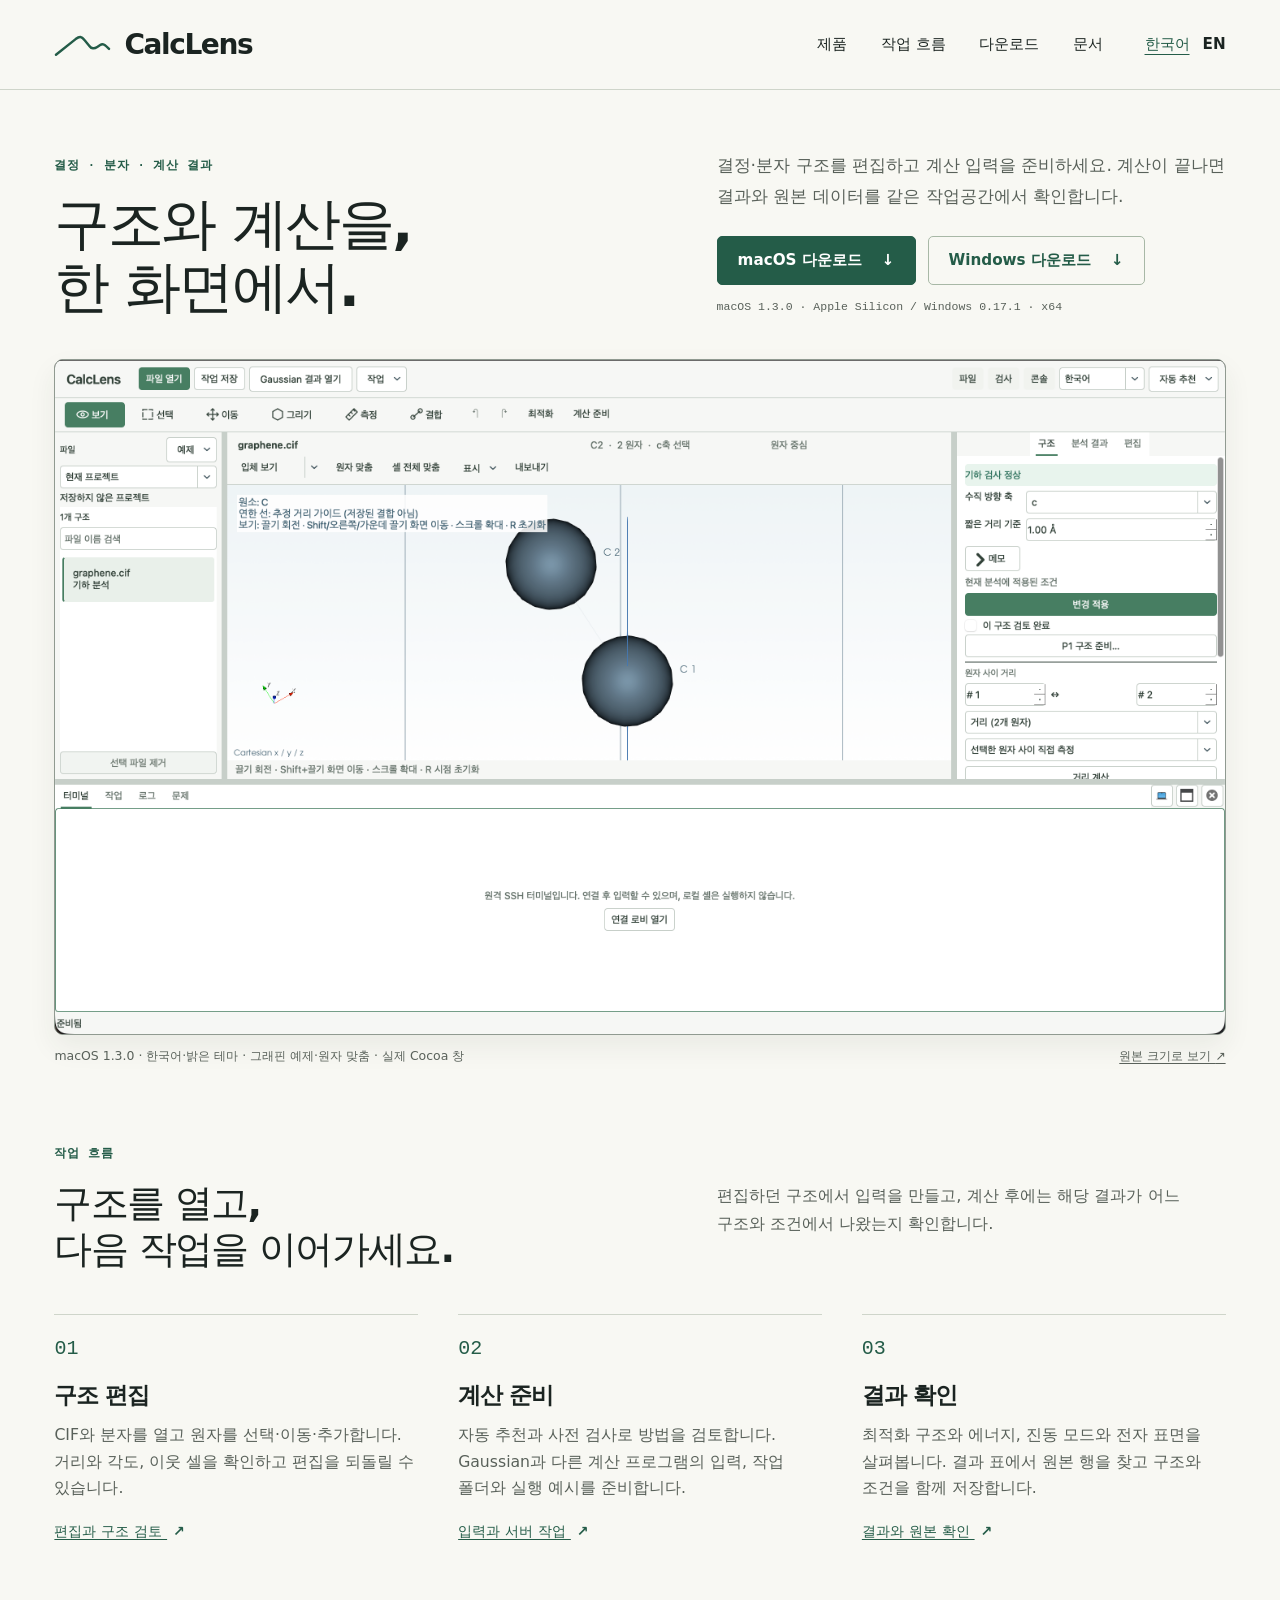
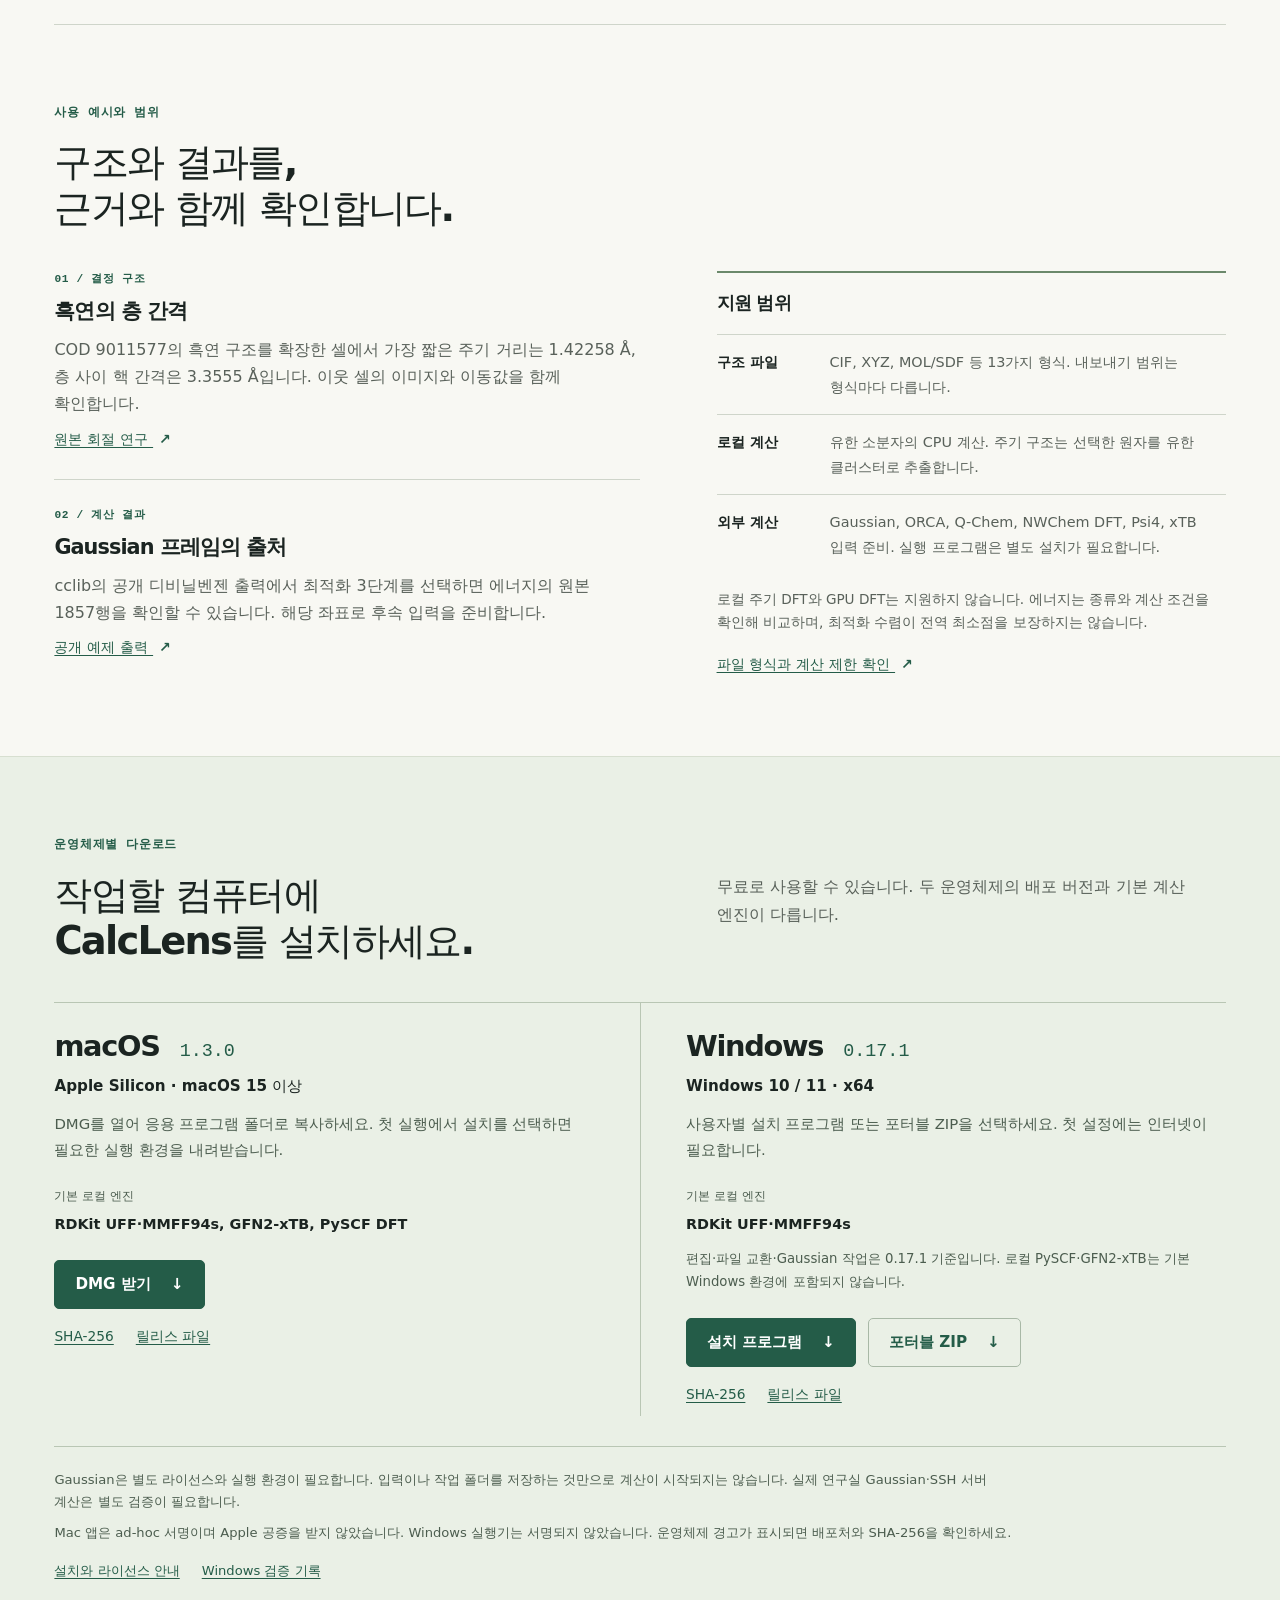
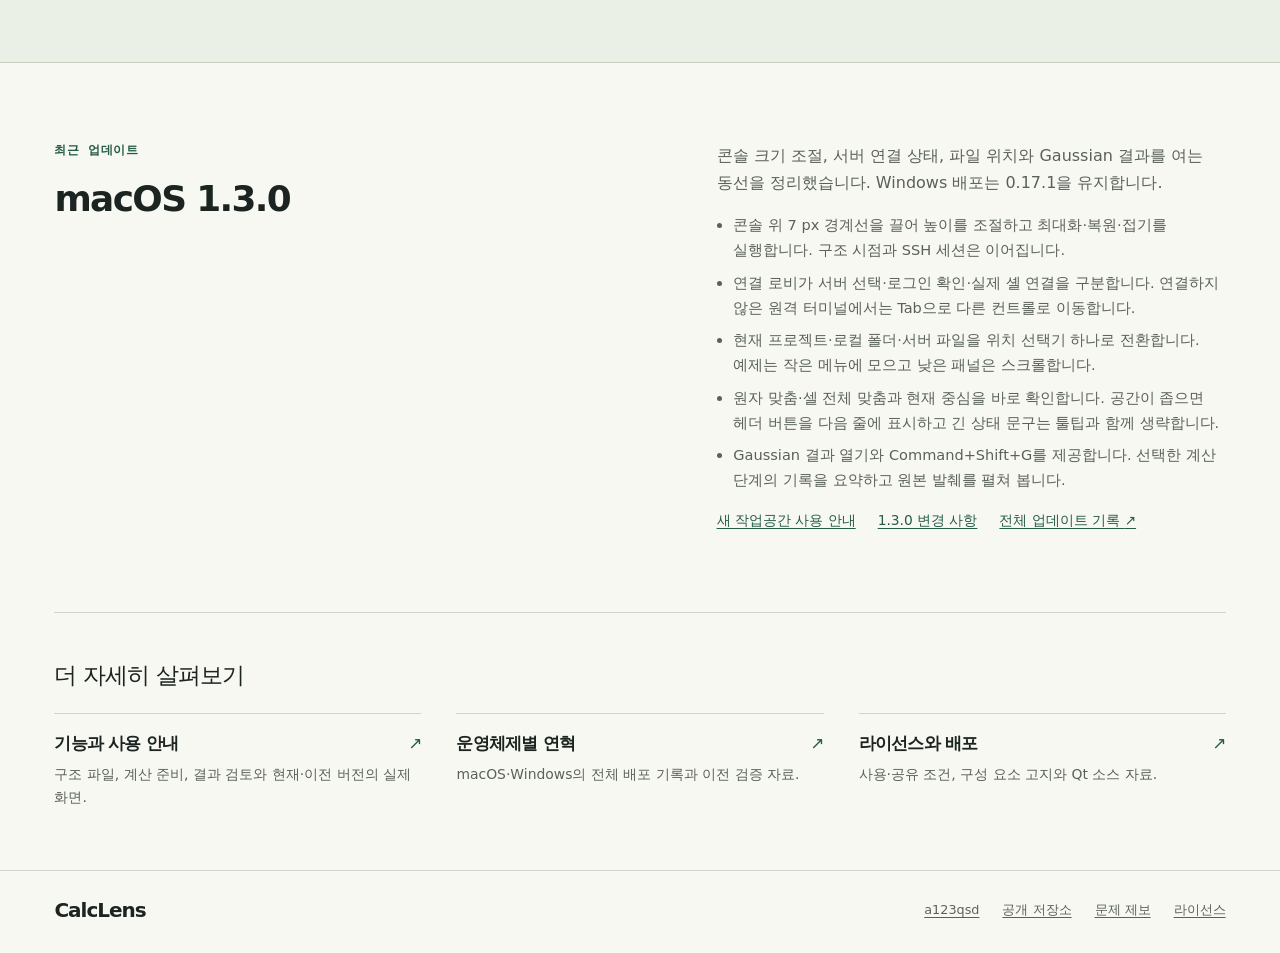
<file: index.html>
<!doctype html>
<html lang="ko">
<head>
<meta charset="utf-8"><meta name="viewport" content="width=device-width,initial-scale=1">
<meta name="theme-color" content="#f8f8f3"><meta name="description" content="결정·분자 구조 편집부터 계산 입력 준비와 결과 검토까지. CalcLens macOS와 Windows 다운로드, 지원 범위와 실제 앱 화면."><link rel="icon" href="data:,">
<title>CalcLens · 구조와 계산을 한 화면에서</title><link rel="stylesheet" href="site.css?v=1.3.0">
<link rel="alternate" hreflang="ko" href="index.html"><link rel="alternate" hreflang="en" href="en.html">
<script src="site.js?v=1.2.1" defer></script>
</head><body class="landing">
<a class="skip" href="#content">본문으로</a>
<header class="mast"><div class="shell mast-inner">
<a href="index.html" class="brand" aria-label="CalcLens"><svg class="brand-line" viewBox="0 0 58 27" fill="none" aria-hidden="true"><path d="M2 24 22 8c4-3 6-3 9 1l5 6c2 3 5 3 8 1l3-2c3-2 5 0 9 4" stroke="currentColor" stroke-width="2.5" stroke-linecap="round" stroke-linejoin="round"/></svg><span>CalcLens</span></a>
<nav class="nav" aria-label="주 메뉴"><a href="index.html#product">제품</a><a href="index.html#workflows">작업 흐름</a><a href="index.html#downloads">다운로드</a><a href="guide.html">문서</a></nav>
<nav class="locale" aria-label="언어"><a href="index.html" lang="ko" hreflang="ko" class="chosen" aria-current="page">한국어</a><a href="en.html" lang="en" hreflang="en">EN</a></nav>
</div></header>
<main id="content">
<section class="hero shell" id="product">
 <div class="hero-intro"><div><p class="eyebrow">결정 · 분자 · 계산 결과</p><h1>구조와 계산을,<br>한 화면에서.</h1></div>
 <div class="hero-copy"><p>결정·분자 구조를 편집하고 계산 입력을 준비하세요. 계산이 끝나면 결과와 원본 데이터를 같은 작업공간에서 확인합니다.</p><div class="buttonrow"><a class="button" href="https://github.com/a123qsd/calclens-showcase/releases/download/v1.3.0/CalcLens-1.3.0-macOS-Apple-Silicon.dmg">macOS 다운로드 <span aria-hidden="true">↓</span></a><a class="button secondary" href="https://github.com/a123qsd/calclens-showcase/releases/download/v0.17.1-windows.1/CalcLens-0.17.1-Windows-x64-Setup.exe">Windows 다운로드 <span aria-hidden="true">↓</span></a></div><p class="hero-meta">macOS 1.3.0 · Apple Silicon / Windows 0.17.1 · x64</p></div></div>
 <figure class="product-shot"><a class="screen-link" href="assets/calclens-macos-1.3.0-ko.png" aria-label="원본 크기로 보기"><img width="2880" height="1660" src="assets/calclens-macos-1.3.0-ko.png" alt="CalcLens macOS 1.3.0의 실제 Cocoa 창. 한국어 밝은 테마에서 그래핀 예제, 파일 위치 선택기, 원자 맞춤·셀 전체 맞춤과 연결 전 원격 터미널을 표시합니다." fetchpriority="high"></a><figcaption><span>macOS 1.3.0 · 한국어·밝은 테마 · 그래핀 예제·원자 맞춤 · 실제 Cocoa 창</span><a href="assets/calclens-macos-1.3.0-ko.png">원본 크기로 보기 <span aria-hidden="true">↗</span></a></figcaption></figure>
</section>
<div class="shell">
<section class="section workflow-section" id="workflows"><div class="section-head"><div><p class="eyebrow">작업 흐름</p><h2>구조를 열고,<br>다음 작업을 이어가세요.</h2></div><p class="section-intro">편집하던 구조에서 입력을 만들고, 계산 후에는 해당 결과가 어느 구조와 조건에서 나왔는지 확인합니다.</p></div><div class="flow-grid"><article class="flow"><span class="step">01</span><h3>구조 편집</h3><p>CIF와 분자를 열고 원자를 선택·이동·추가합니다. 거리와 각도, 이웃 셀을 확인하고 편집을 되돌릴 수 있습니다.</p><a class="text-link" href="guide.html#features">편집과 구조 검토 <span aria-hidden="true">↗</span></a></article>
<article class="flow"><span class="step">02</span><h3>계산 준비</h3><p>자동 추천과 사전 검사로 방법을 검토합니다. Gaussian과 다른 계산 프로그램의 입력, 작업 폴더와 실행 예시를 준비합니다.</p><a class="text-link" href="guide.html#gaussian-advanced">입력과 서버 작업 <span aria-hidden="true">↗</span></a></article>
<article class="flow"><span class="step">03</span><h3>결과 확인</h3><p>최적화 구조와 에너지, 진동 모드와 전자 표면을 살펴봅니다. 결과 표에서 원본 행을 찾고 구조와 조건을 함께 저장합니다.</p><a class="text-link" href="guide.html#gaussian-advanced">결과와 원본 확인 <span aria-hidden="true">↗</span></a></article></div></section>
<section class="section scope-section" id="scope"><div class="section-head"><div><p class="eyebrow">사용 예시와 범위</p><h2>구조와 결과를,<br>근거와 함께 확인합니다.</h2></div></div><div class="scope-grid"><div class="examples"><article class="example"><p class="eyebrow">01 / 결정 구조</p><h3>흑연의 층 간격</h3><p>COD 9011577의 흑연 구조를 확장한 셀에서 가장 짧은 주기 거리는 1.42258 Å, 층 사이 핵 간격은 3.3555 Å입니다. 이웃 셀의 이미지와 이동값을 함께 확인합니다.</p><a class="text-link" href="https://doi.org/10.1038/258136a0">원본 회절 연구 <span aria-hidden="true">↗</span></a></article>
<article class="example"><p class="eyebrow">02 / 계산 결과</p><h3>Gaussian 프레임의 출처</h3><p>cclib의 공개 디비닐벤젠 출력에서 최적화 3단계를 선택하면 에너지의 원본 1857행을 확인할 수 있습니다. 해당 좌표로 후속 입력을 준비합니다.</p><a class="text-link" href="https://github.com/cclib/cclib/blob/0c6e08e0a0d04b308201666793030ef3b77b2973/data/Gaussian/basicGaussian16/dvb_gopt.out">공개 예제 출력 <span aria-hidden="true">↗</span></a></article></div><aside class="support-scope"><h3>지원 범위</h3><dl><div><dt>구조 파일</dt><dd>CIF, XYZ, MOL/SDF 등 13가지 형식. 내보내기 범위는 형식마다 다릅니다.</dd></div><div><dt>로컬 계산</dt><dd>유한 소분자의 CPU 계산. 주기 구조는 선택한 원자를 유한 클러스터로 추출합니다.</dd></div><div><dt>외부 계산</dt><dd>Gaussian, ORCA, Q-Chem, NWChem DFT, Psi4, xTB 입력 준비. 실행 프로그램은 별도 설치가 필요합니다.</dd></div></dl><p class="fine">로컬 주기 DFT와 GPU DFT는 지원하지 않습니다. 에너지는 종류와 계산 조건을 확인해 비교하며, 최적화 수렴이 전역 최소점을 보장하지는 않습니다.</p><a class="text-link" href="guide.html#geometry-formats">파일 형식과 계산 제한 확인 <span aria-hidden="true">↗</span></a></aside></div></section>
</div>
<section class="download-section" id="downloads"><div class="shell"><div class="section-head"><div><p class="eyebrow">운영체제별 다운로드</p><h2>작업할 컴퓨터에<br>CalcLens를 설치하세요.</h2></div><p class="section-intro">무료로 사용할 수 있습니다. 두 운영체제의 배포 버전과 기본 계산 엔진이 다릅니다.</p></div>
<div class="platforms"><article class="platform"><div class="platform-title"><h3>macOS</h3><span class="version">1.3.0</span></div><p class="system">Apple Silicon · macOS 15 이상</p><p>DMG를 열어 응용 프로그램 폴더로 복사하세요. 첫 실행에서 설치를 선택하면 필요한 실행 환경을 내려받습니다.</p><dl class="engine-list"><dt>기본 로컬 엔진</dt><dd>RDKit UFF·MMFF94s, GFN2-xTB, PySCF DFT</dd></dl><div class="buttonrow"><a class="button" href="https://github.com/a123qsd/calclens-showcase/releases/download/v1.3.0/CalcLens-1.3.0-macOS-Apple-Silicon.dmg">DMG 받기 <span aria-hidden="true">↓</span></a></div><div class="text-links"><a href="https://github.com/a123qsd/calclens-showcase/releases/download/v1.3.0/SHA256SUMS.txt">SHA-256</a><a href="https://github.com/a123qsd/calclens-showcase/releases/tag/v1.3.0">릴리스 파일</a></div></article>
<article class="platform"><div class="platform-title"><h3>Windows</h3><span class="version">0.17.1</span></div><p class="system">Windows 10 / 11 · x64</p><p>사용자별 설치 프로그램 또는 포터블 ZIP을 선택하세요. 첫 설정에는 인터넷이 필요합니다.</p><dl class="engine-list"><dt>기본 로컬 엔진</dt><dd>RDKit UFF·MMFF94s</dd></dl><p class="platform-note">편집·파일 교환·Gaussian 작업은 0.17.1 기준입니다. 로컬 PySCF·GFN2-xTB는 기본 Windows 환경에 포함되지 않습니다.</p><div class="buttonrow"><a class="button" href="https://github.com/a123qsd/calclens-showcase/releases/download/v0.17.1-windows.1/CalcLens-0.17.1-Windows-x64-Setup.exe">설치 프로그램 <span aria-hidden="true">↓</span></a><a class="button secondary" href="https://github.com/a123qsd/calclens-showcase/releases/download/v0.17.1-windows.1/CalcLens-0.17.1-Windows-x64.zip">포터블 ZIP <span aria-hidden="true">↓</span></a></div><div class="text-links"><a href="https://github.com/a123qsd/calclens-showcase/releases/download/v0.17.1-windows.1/SHA256SUMS-Windows.txt">SHA-256</a><a href="https://github.com/a123qsd/calclens-showcase/releases/tag/v0.17.1-windows.1">릴리스 파일</a></div></article></div>
<div class="download-notes"><p>Gaussian은 별도 라이선스와 실행 환경이 필요합니다. 입력이나 작업 폴더를 저장하는 것만으로 계산이 시작되지는 않습니다. 실제 연구실 Gaussian·SSH 서버 계산은 별도 검증이 필요합니다.</p><p>Mac 앱은 ad-hoc 서명이며 Apple 공증을 받지 않았습니다. Windows 실행기는 서명되지 않았습니다. 운영체제 경고가 표시되면 배포처와 SHA-256을 확인하세요.</p><div class="text-links"><a href="licenses.html">설치와 라이선스 안내</a><a href="https://github.com/a123qsd/calclens-showcase/releases/download/v0.17.1-windows.1/Windows-verification.json">Windows 검증 기록</a></div></div>
</div></section>
<div class="shell"><section class="section latest-section" id="history"><div><p class="eyebrow">최근 업데이트</p><h2>macOS 1.3.0</h2></div><div class="latest-copy"><p>콘솔 크기 조절, 서버 연결 상태, 파일 위치와 Gaussian 결과를 여는 동선을 정리했습니다. Windows 배포는 0.17.1을 유지합니다.</p><ul><li>콘솔 위 7 px 경계선을 끌어 높이를 조절하고 최대화·복원·접기를 실행합니다. 구조 시점과 SSH 세션은 이어집니다.</li><li>연결 로비가 서버 선택·로그인 확인·실제 셸 연결을 구분합니다. 연결하지 않은 원격 터미널에서는 Tab으로 다른 컨트롤로 이동합니다.</li><li>현재 프로젝트·로컬 폴더·서버 파일을 위치 선택기 하나로 전환합니다. 예제는 작은 메뉴에 모으고 낮은 패널은 스크롤합니다.</li><li>원자 맞춤·셀 전체 맞춤과 현재 중심을 바로 확인합니다. 공간이 좁으면 헤더 버튼을 다음 줄에 표시하고 긴 상태 문구는 툴팁과 함께 생략합니다.</li><li>Gaussian 결과 열기와 Command+Shift+G를 제공합니다. 선택한 계산 단계의 기록을 요약하고 원본 발췌를 펼쳐 봅니다.</li></ul><div class="text-links"><a href="guide.html#workspace-1-3-0">새 작업공간 사용 안내</a><a href="https://github.com/a123qsd/calclens-showcase/releases/tag/v1.3.0">1.3.0 변경 사항</a><a href="history.html">전체 업데이트 기록 <span aria-hidden="true">↗</span></a></div></div></section>
<section class="section resource-section" id="docs"><h2>더 자세히 살펴보기</h2><div class="resource-grid"><a class="resource" href="guide.html"><h3>기능과 사용 안내<span aria-hidden="true">↗</span></h3><p>구조 파일, 계산 준비, 결과 검토와 현재·이전 버전의 실제 화면.</p></a><a class="resource" href="history.html"><h3>운영체제별 연혁<span aria-hidden="true">↗</span></h3><p>macOS·Windows의 전체 배포 기록과 이전 검증 자료.</p></a><a class="resource" href="licenses.html"><h3>라이선스와 배포<span aria-hidden="true">↗</span></h3><p>사용·공유 조건, 구성 요소 고지와 Qt 소스 자료.</p></a></div></section></div>
</main>
<footer class="footer"><div class="shell footer-inner"><a class="brand" href="index.html">CalcLens</a><div><a href="https://github.com/a123qsd">a123qsd</a><a href="https://github.com/a123qsd/calclens-showcase">공개 저장소</a><a href="https://github.com/a123qsd/calclens-showcase/issues">문제 제보</a><a href="licenses.html">라이선스</a></div></div></footer>
</body></html>
</file>
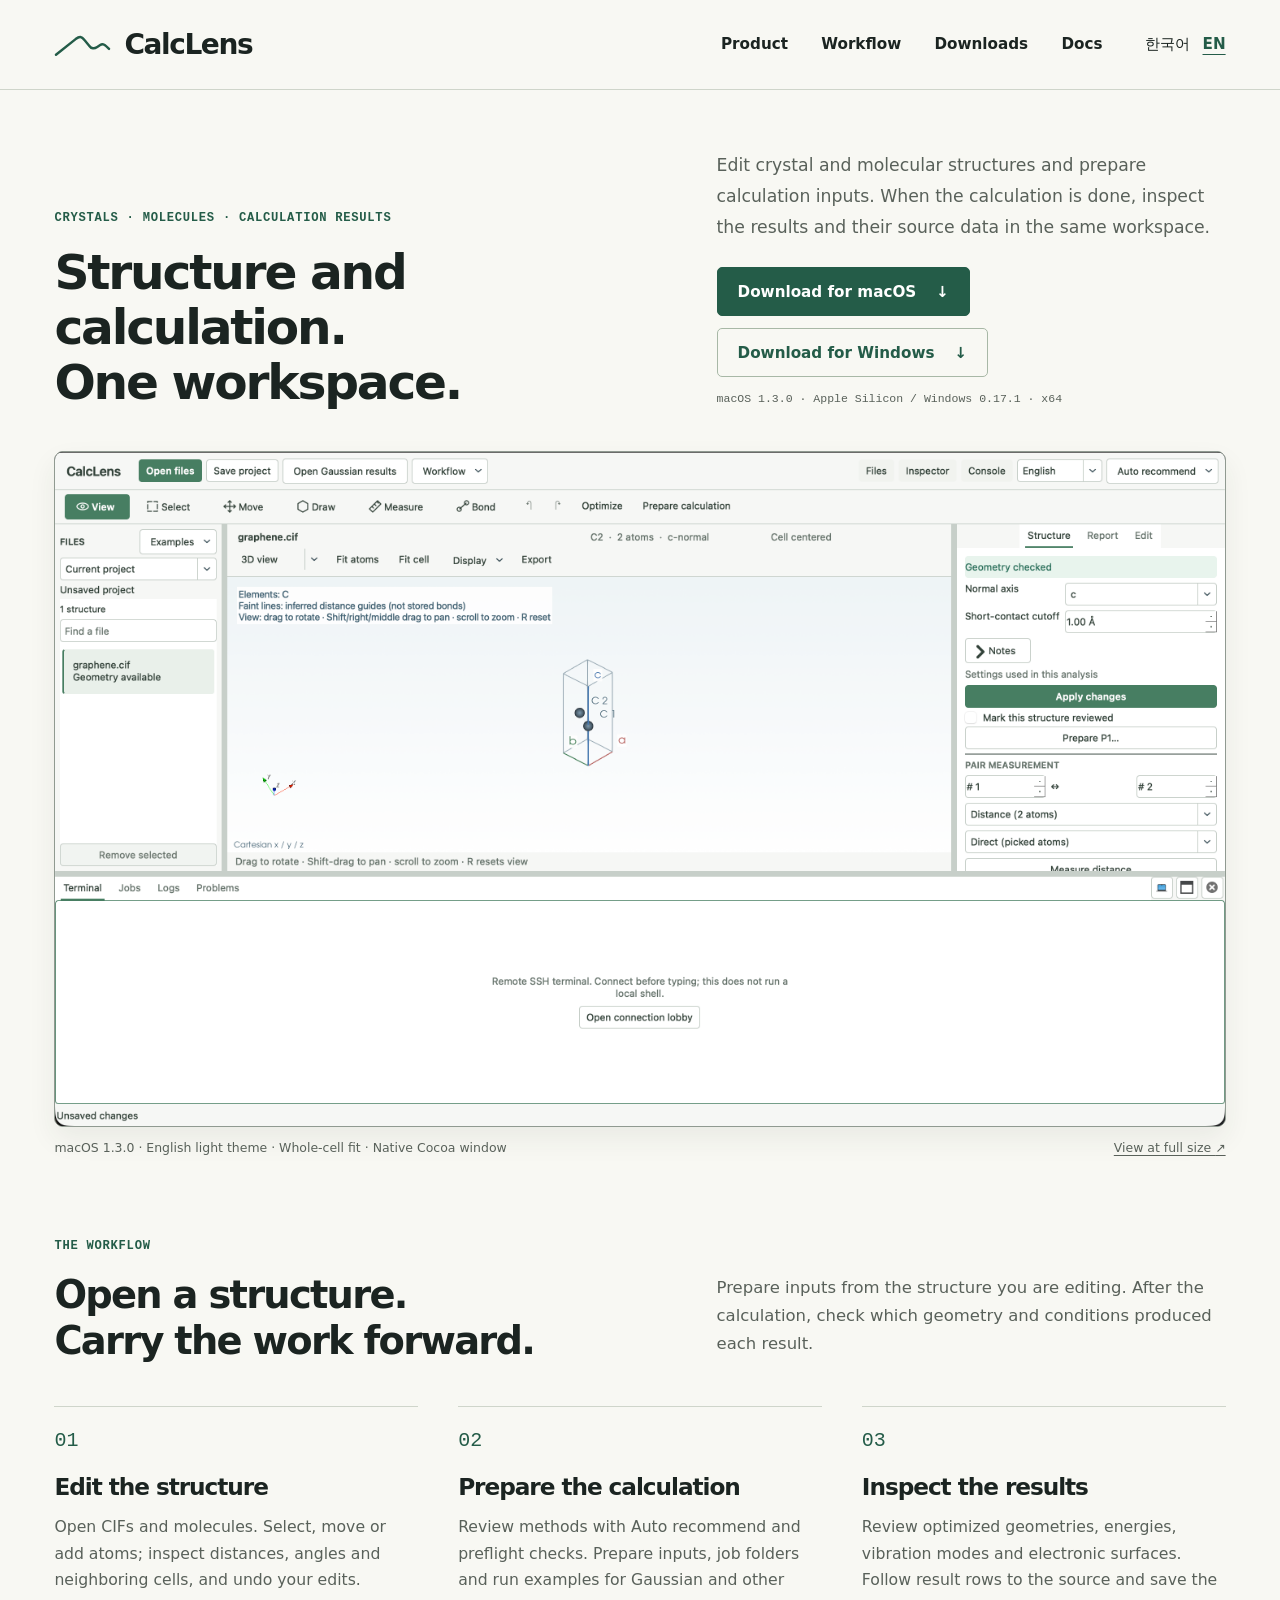
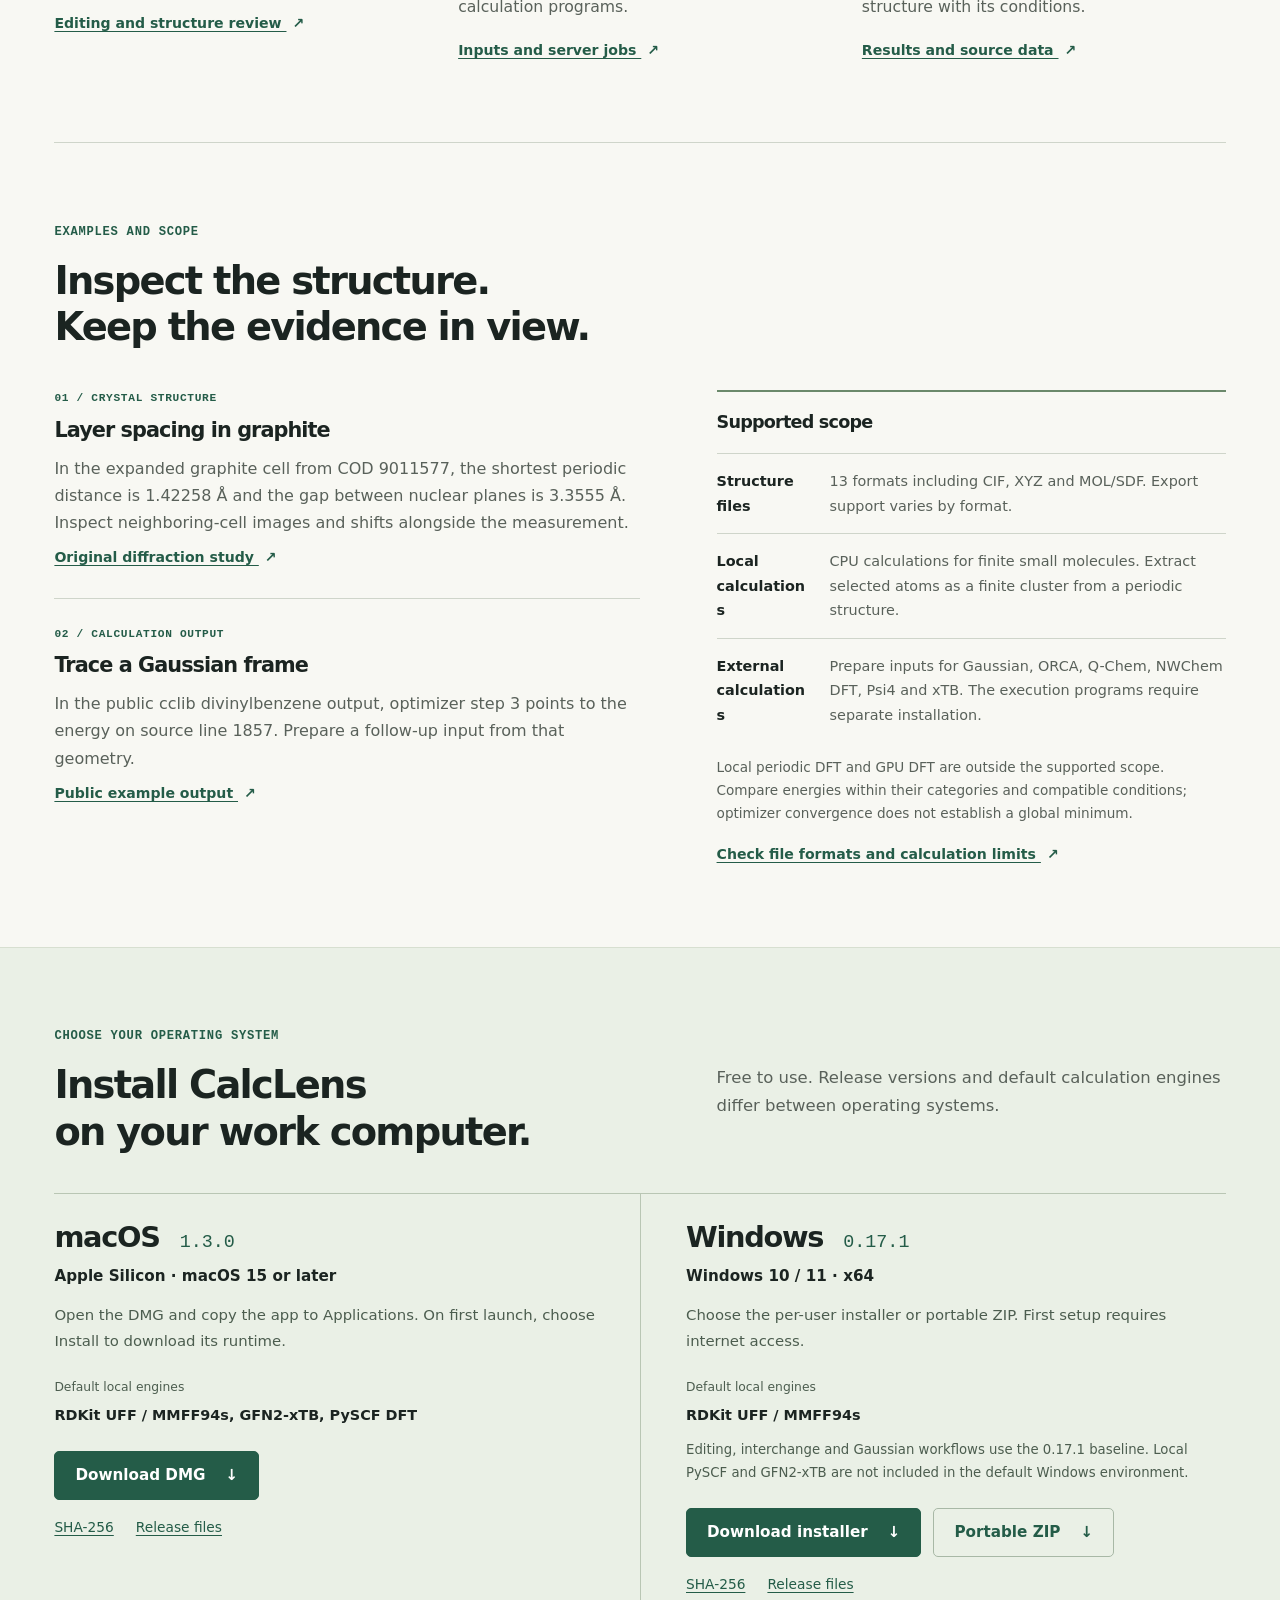
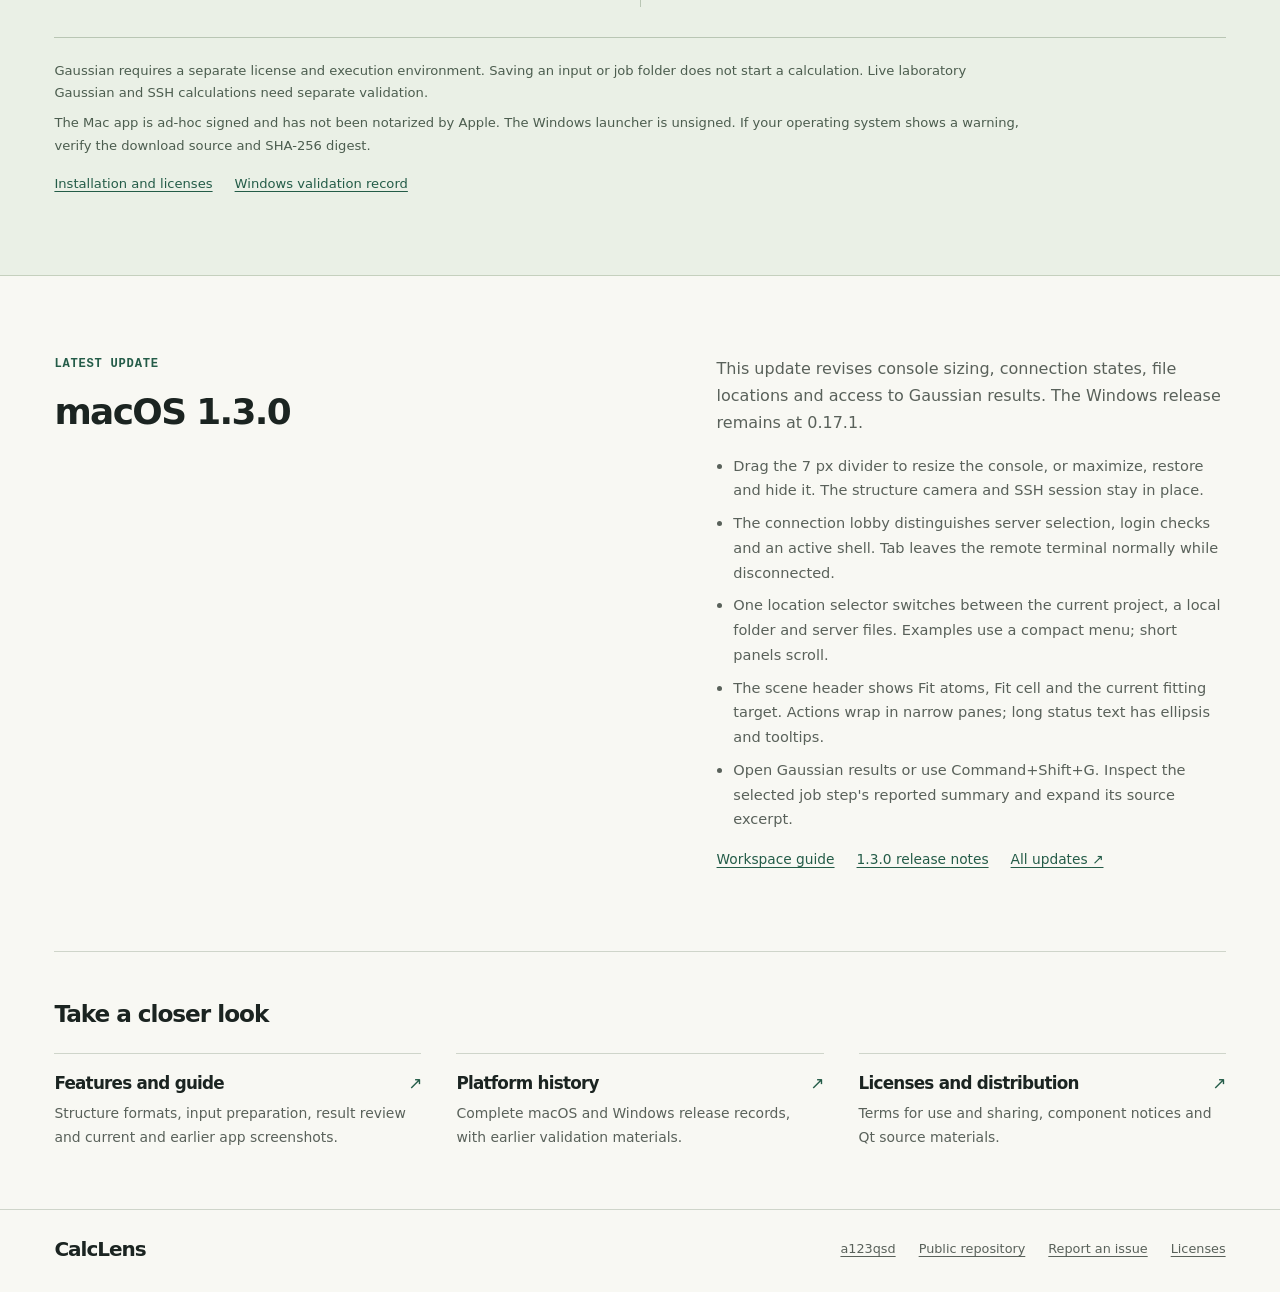
<file: en.html>
<!doctype html>
<html lang="en">
<head>
<meta charset="utf-8"><meta name="viewport" content="width=device-width,initial-scale=1">
<meta name="theme-color" content="#f8f8f3"><meta name="description" content="Edit crystal and molecular structures, prepare calculation inputs and inspect the results. CalcLens downloads for macOS and Windows, supported workflows and actual app screenshots."><link rel="icon" href="data:,">
<title>CalcLens · Structure and calculation in one workspace</title><link rel="stylesheet" href="site.css?v=1.3.0">
<link rel="alternate" hreflang="ko" href="index.html"><link rel="alternate" hreflang="en" href="en.html">
<script src="site.js?v=1.2.1" defer></script>
</head><body class="landing">
<a class="skip" href="#content">Skip to content</a>
<header class="mast"><div class="shell mast-inner">
<a href="en.html" class="brand" aria-label="CalcLens"><svg class="brand-line" viewBox="0 0 58 27" fill="none" aria-hidden="true"><path d="M2 24 22 8c4-3 6-3 9 1l5 6c2 3 5 3 8 1l3-2c3-2 5 0 9 4" stroke="currentColor" stroke-width="2.5" stroke-linecap="round" stroke-linejoin="round"/></svg><span>CalcLens</span></a>
<nav class="nav" aria-label="Main navigation"><a href="en.html#product">Product</a><a href="en.html#workflows">Workflow</a><a href="en.html#downloads">Downloads</a><a href="guide-en.html">Docs</a></nav>
<nav class="locale" aria-label="Language"><a href="index.html" lang="ko" hreflang="ko">한국어</a><a href="en.html" lang="en" hreflang="en" class="chosen" aria-current="page">EN</a></nav>
</div></header>
<main id="content">
<section class="hero shell" id="product">
 <div class="hero-intro"><div><p class="eyebrow">Crystals · Molecules · Calculation results</p><h1>Structure and calculation.<br>One workspace.</h1></div>
 <div class="hero-copy"><p>Edit crystal and molecular structures and prepare calculation inputs. When the calculation is done, inspect the results and their source data in the same workspace.</p><div class="buttonrow"><a class="button" href="https://github.com/a123qsd/calclens-showcase/releases/download/v1.3.0/CalcLens-1.3.0-macOS-Apple-Silicon.dmg">Download for macOS <span aria-hidden="true">↓</span></a><a class="button secondary" href="https://github.com/a123qsd/calclens-showcase/releases/download/v0.17.1-windows.1/CalcLens-0.17.1-Windows-x64-Setup.exe">Download for Windows <span aria-hidden="true">↓</span></a></div><p class="hero-meta">macOS 1.3.0 · Apple Silicon / Windows 0.17.1 · x64</p></div></div>
 <figure class="product-shot"><a class="screen-link" href="assets/calclens-macos-1.3.0-en.png" aria-label="View at full size"><img width="2880" height="1660" src="assets/calclens-macos-1.3.0-en.png" alt="The actual CalcLens macOS 1.3.0 Cocoa window in the English light theme, showing the graphene example fitted to its complete cell, one file-location selector and the disconnected remote terminal." fetchpriority="high"></a><figcaption><span>macOS 1.3.0 · English light theme · Whole-cell fit · Native Cocoa window</span><a href="assets/calclens-macos-1.3.0-en.png">View at full size <span aria-hidden="true">↗</span></a></figcaption></figure>
</section>
<div class="shell">
<section class="section workflow-section" id="workflows"><div class="section-head"><div><p class="eyebrow">The workflow</p><h2>Open a structure.<br>Carry the work forward.</h2></div><p class="section-intro">Prepare inputs from the structure you are editing. After the calculation, check which geometry and conditions produced each result.</p></div><div class="flow-grid"><article class="flow"><span class="step">01</span><h3>Edit the structure</h3><p>Open CIFs and molecules. Select, move or add atoms; inspect distances, angles and neighboring cells, and undo your edits.</p><a class="text-link" href="guide-en.html#features">Editing and structure review <span aria-hidden="true">↗</span></a></article>
<article class="flow"><span class="step">02</span><h3>Prepare the calculation</h3><p>Review methods with Auto recommend and preflight checks. Prepare inputs, job folders and run examples for Gaussian and other calculation programs.</p><a class="text-link" href="guide-en.html#gaussian-advanced">Inputs and server jobs <span aria-hidden="true">↗</span></a></article>
<article class="flow"><span class="step">03</span><h3>Inspect the results</h3><p>Review optimized geometries, energies, vibration modes and electronic surfaces. Follow result rows to the source and save the structure with its conditions.</p><a class="text-link" href="guide-en.html#gaussian-advanced">Results and source data <span aria-hidden="true">↗</span></a></article></div></section>
<section class="section scope-section" id="scope"><div class="section-head"><div><p class="eyebrow">Examples and scope</p><h2>Inspect the structure.<br>Keep the evidence in view.</h2></div></div><div class="scope-grid"><div class="examples"><article class="example"><p class="eyebrow">01 / Crystal structure</p><h3>Layer spacing in graphite</h3><p>In the expanded graphite cell from COD 9011577, the shortest periodic distance is 1.42258 Å and the gap between nuclear planes is 3.3555 Å. Inspect neighboring-cell images and shifts alongside the measurement.</p><a class="text-link" href="https://doi.org/10.1038/258136a0">Original diffraction study <span aria-hidden="true">↗</span></a></article>
<article class="example"><p class="eyebrow">02 / Calculation output</p><h3>Trace a Gaussian frame</h3><p>In the public cclib divinylbenzene output, optimizer step 3 points to the energy on source line 1857. Prepare a follow-up input from that geometry.</p><a class="text-link" href="https://github.com/cclib/cclib/blob/0c6e08e0a0d04b308201666793030ef3b77b2973/data/Gaussian/basicGaussian16/dvb_gopt.out">Public example output <span aria-hidden="true">↗</span></a></article></div><aside class="support-scope"><h3>Supported scope</h3><dl><div><dt>Structure files</dt><dd>13 formats including CIF, XYZ and MOL/SDF. Export support varies by format.</dd></div><div><dt>Local calculations</dt><dd>CPU calculations for finite small molecules. Extract selected atoms as a finite cluster from a periodic structure.</dd></div><div><dt>External calculations</dt><dd>Prepare inputs for Gaussian, ORCA, Q-Chem, NWChem DFT, Psi4 and xTB. The execution programs require separate installation.</dd></div></dl><p class="fine">Local periodic DFT and GPU DFT are outside the supported scope. Compare energies within their categories and compatible conditions; optimizer convergence does not establish a global minimum.</p><a class="text-link" href="guide-en.html#geometry-formats">Check file formats and calculation limits <span aria-hidden="true">↗</span></a></aside></div></section>
</div>
<section class="download-section" id="downloads"><div class="shell"><div class="section-head"><div><p class="eyebrow">Choose your operating system</p><h2>Install CalcLens<br>on your work computer.</h2></div><p class="section-intro">Free to use. Release versions and default calculation engines differ between operating systems.</p></div>
<div class="platforms"><article class="platform"><div class="platform-title"><h3>macOS</h3><span class="version">1.3.0</span></div><p class="system">Apple Silicon · macOS 15 or later</p><p>Open the DMG and copy the app to Applications. On first launch, choose Install to download its runtime.</p><dl class="engine-list"><dt>Default local engines</dt><dd>RDKit UFF / MMFF94s, GFN2-xTB, PySCF DFT</dd></dl><div class="buttonrow"><a class="button" href="https://github.com/a123qsd/calclens-showcase/releases/download/v1.3.0/CalcLens-1.3.0-macOS-Apple-Silicon.dmg">Download DMG <span aria-hidden="true">↓</span></a></div><div class="text-links"><a href="https://github.com/a123qsd/calclens-showcase/releases/download/v1.3.0/SHA256SUMS.txt">SHA-256</a><a href="https://github.com/a123qsd/calclens-showcase/releases/tag/v1.3.0">Release files</a></div></article>
<article class="platform"><div class="platform-title"><h3>Windows</h3><span class="version">0.17.1</span></div><p class="system">Windows 10 / 11 · x64</p><p>Choose the per-user installer or portable ZIP. First setup requires internet access.</p><dl class="engine-list"><dt>Default local engines</dt><dd>RDKit UFF / MMFF94s</dd></dl><p class="platform-note">Editing, interchange and Gaussian workflows use the 0.17.1 baseline. Local PySCF and GFN2-xTB are not included in the default Windows environment.</p><div class="buttonrow"><a class="button" href="https://github.com/a123qsd/calclens-showcase/releases/download/v0.17.1-windows.1/CalcLens-0.17.1-Windows-x64-Setup.exe">Download installer <span aria-hidden="true">↓</span></a><a class="button secondary" href="https://github.com/a123qsd/calclens-showcase/releases/download/v0.17.1-windows.1/CalcLens-0.17.1-Windows-x64.zip">Portable ZIP <span aria-hidden="true">↓</span></a></div><div class="text-links"><a href="https://github.com/a123qsd/calclens-showcase/releases/download/v0.17.1-windows.1/SHA256SUMS-Windows.txt">SHA-256</a><a href="https://github.com/a123qsd/calclens-showcase/releases/tag/v0.17.1-windows.1">Release files</a></div></article></div>
<div class="download-notes"><p>Gaussian requires a separate license and execution environment. Saving an input or job folder does not start a calculation. Live laboratory Gaussian and SSH calculations need separate validation.</p><p>The Mac app is ad-hoc signed and has not been notarized by Apple. The Windows launcher is unsigned. If your operating system shows a warning, verify the download source and SHA-256 digest.</p><div class="text-links"><a href="licenses-en.html">Installation and licenses</a><a href="https://github.com/a123qsd/calclens-showcase/releases/download/v0.17.1-windows.1/Windows-verification.json">Windows validation record</a></div></div>
</div></section>
<div class="shell"><section class="section latest-section" id="history"><div><p class="eyebrow">Latest update</p><h2>macOS 1.3.0</h2></div><div class="latest-copy"><p>This update revises console sizing, connection states, file locations and access to Gaussian results. The Windows release remains at 0.17.1.</p><ul><li>Drag the 7 px divider to resize the console, or maximize, restore and hide it. The structure camera and SSH session stay in place.</li><li>The connection lobby distinguishes server selection, login checks and an active shell. Tab leaves the remote terminal normally while disconnected.</li><li>One location selector switches between the current project, a local folder and server files. Examples use a compact menu; short panels scroll.</li><li>The scene header shows Fit atoms, Fit cell and the current fitting target. Actions wrap in narrow panes; long status text has ellipsis and tooltips.</li><li>Open Gaussian results or use Command+Shift+G. Inspect the selected job step's reported summary and expand its source excerpt.</li></ul><div class="text-links"><a href="guide-en.html#workspace-1-3-0">Workspace guide</a><a href="https://github.com/a123qsd/calclens-showcase/releases/tag/v1.3.0">1.3.0 release notes</a><a href="history-en.html">All updates <span aria-hidden="true">↗</span></a></div></div></section>
<section class="section resource-section" id="docs"><h2>Take a closer look</h2><div class="resource-grid"><a class="resource" href="guide-en.html"><h3>Features and guide<span aria-hidden="true">↗</span></h3><p>Structure formats, input preparation, result review and current and earlier app screenshots.</p></a><a class="resource" href="history-en.html"><h3>Platform history<span aria-hidden="true">↗</span></h3><p>Complete macOS and Windows release records, with earlier validation materials.</p></a><a class="resource" href="licenses-en.html"><h3>Licenses and distribution<span aria-hidden="true">↗</span></h3><p>Terms for use and sharing, component notices and Qt source materials.</p></a></div></section></div>
</main>
<footer class="footer"><div class="shell footer-inner"><a class="brand" href="en.html">CalcLens</a><div><a href="https://github.com/a123qsd">a123qsd</a><a href="https://github.com/a123qsd/calclens-showcase">Public repository</a><a href="https://github.com/a123qsd/calclens-showcase/issues">Report an issue</a><a href="licenses-en.html">Licenses</a></div></div></footer>
</body></html>
</file>
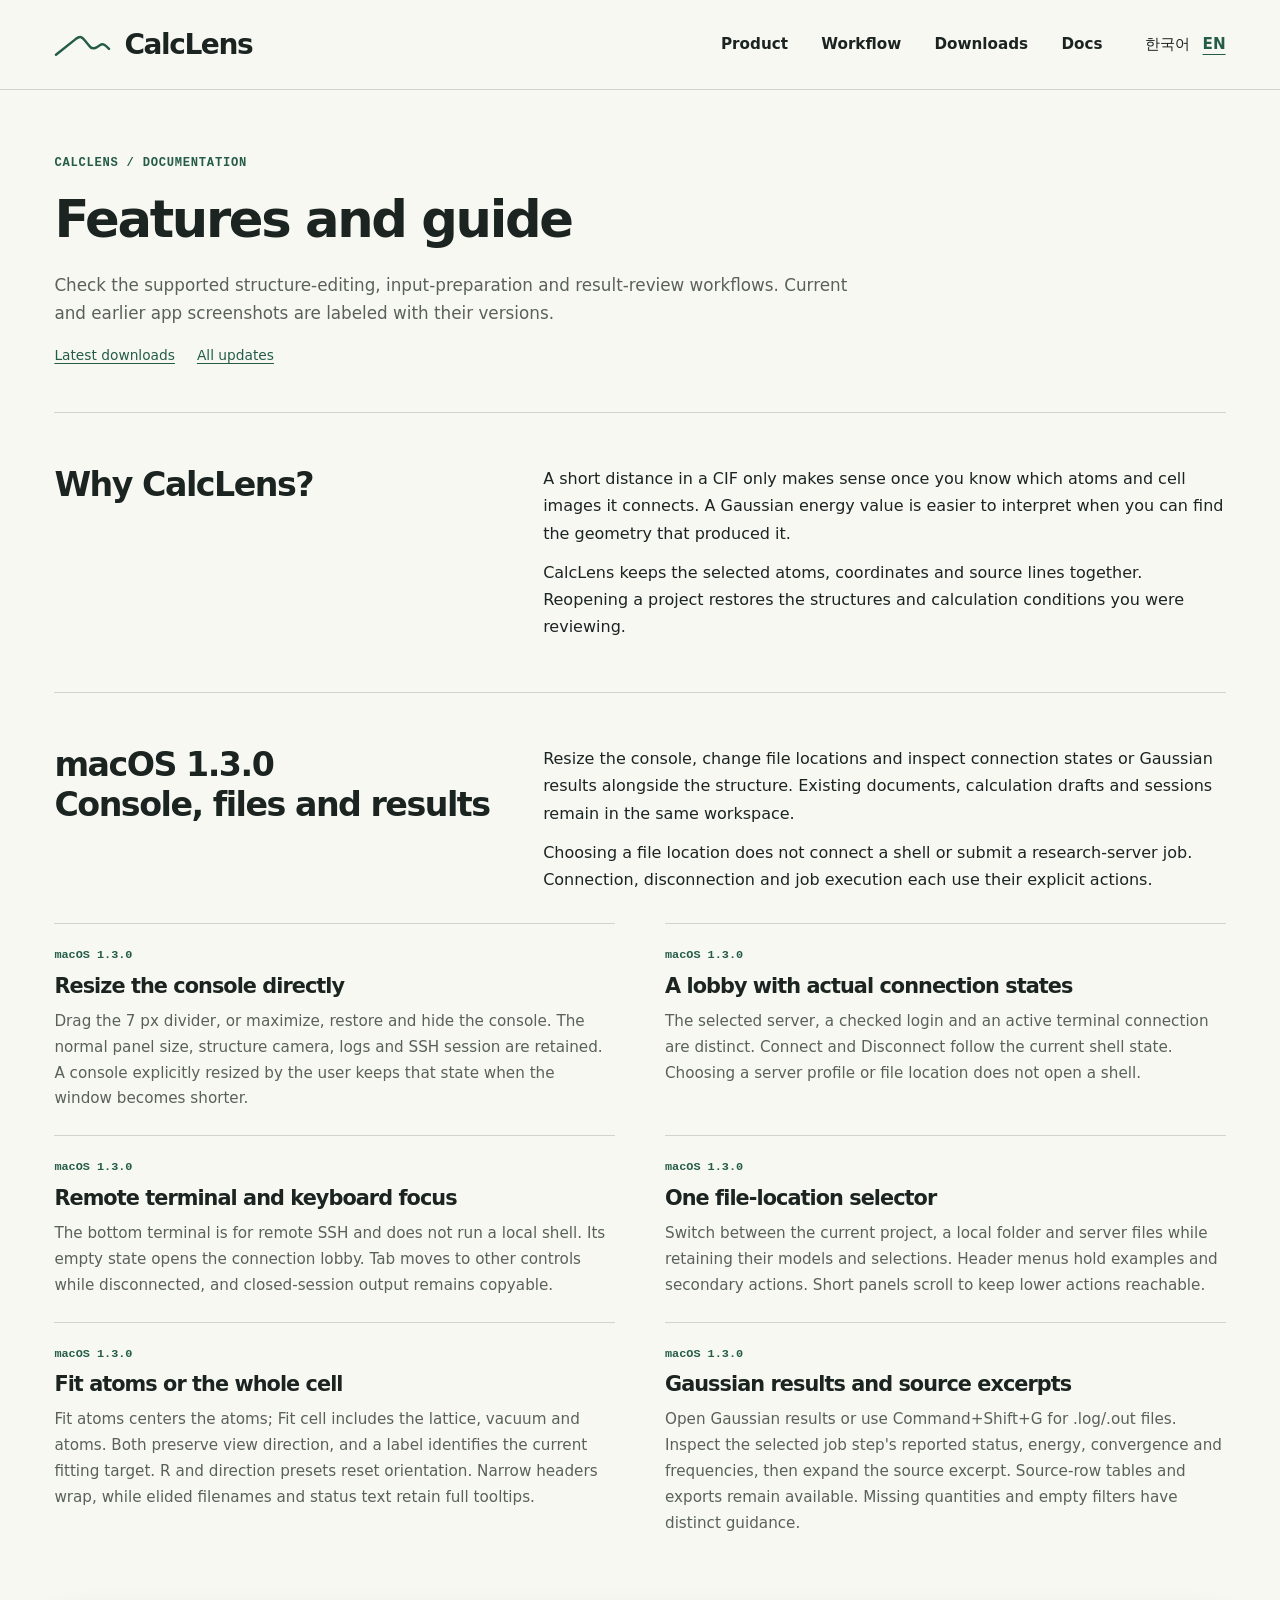
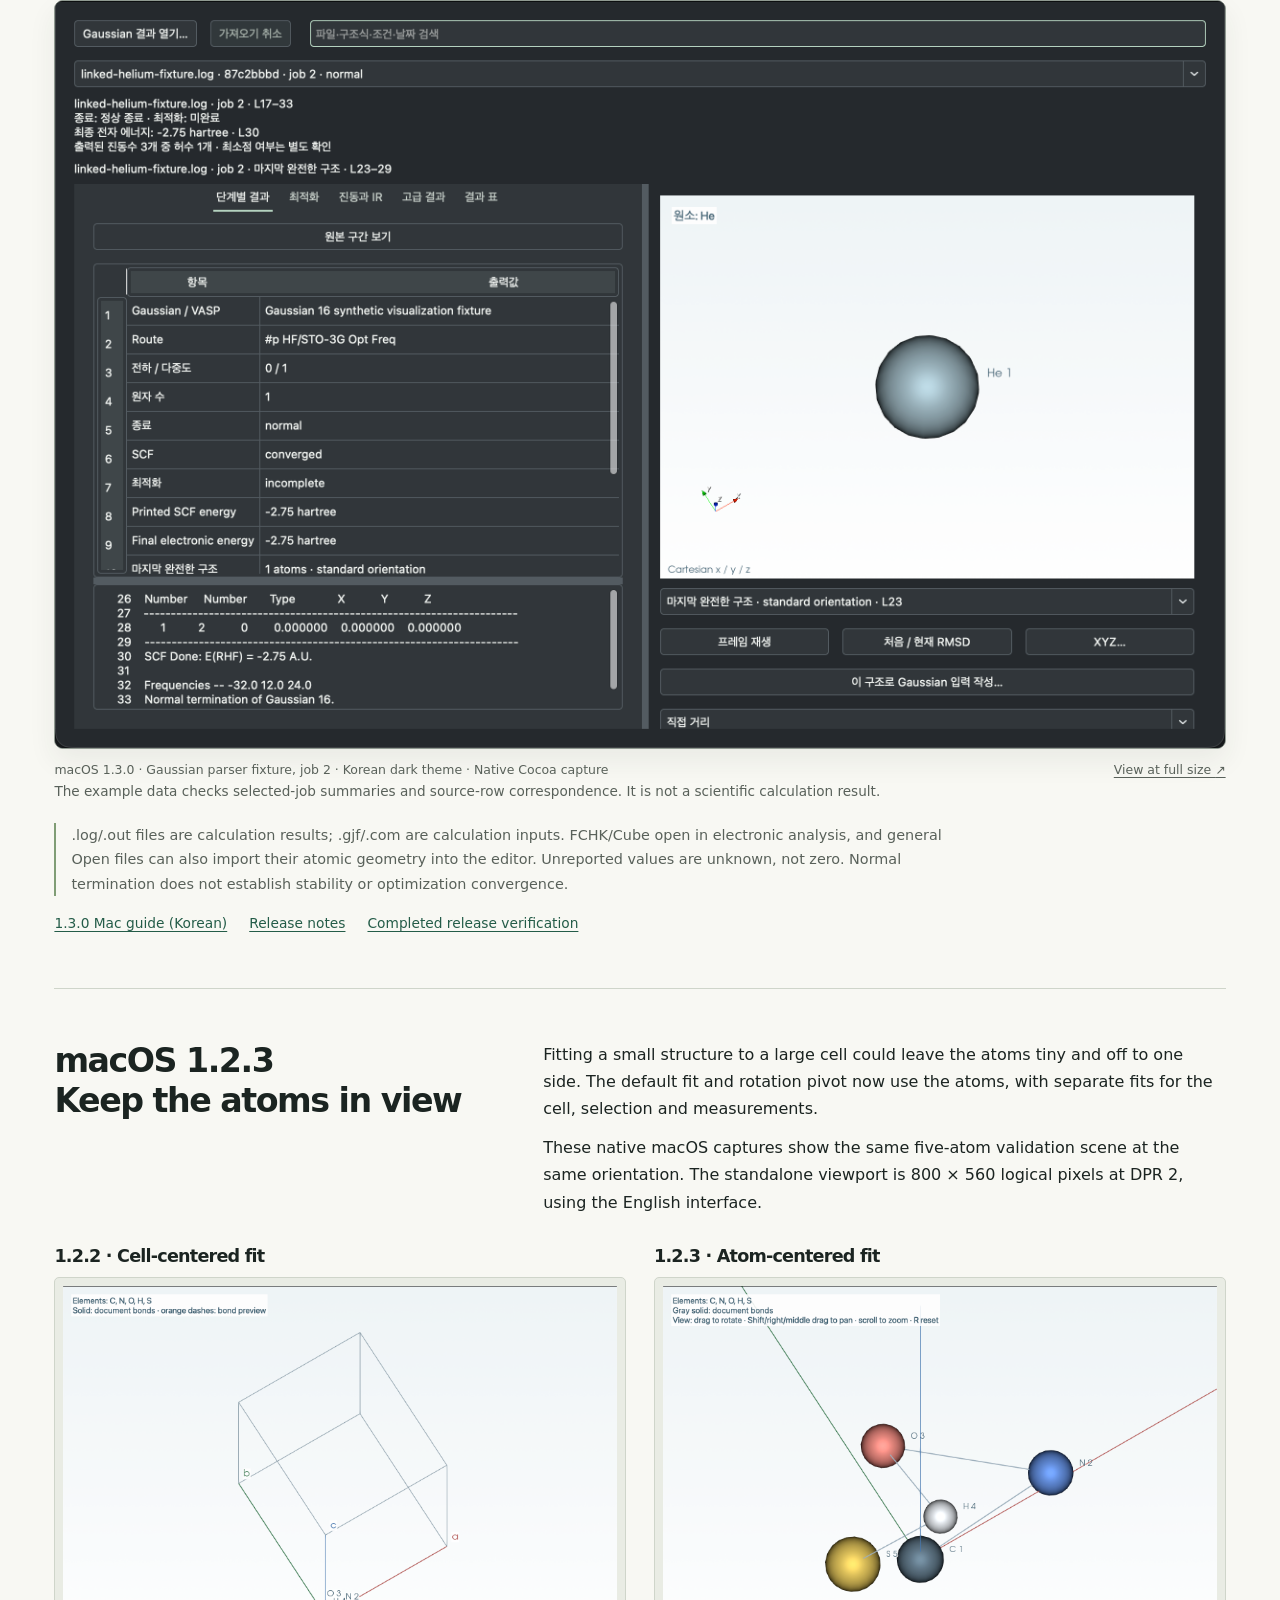
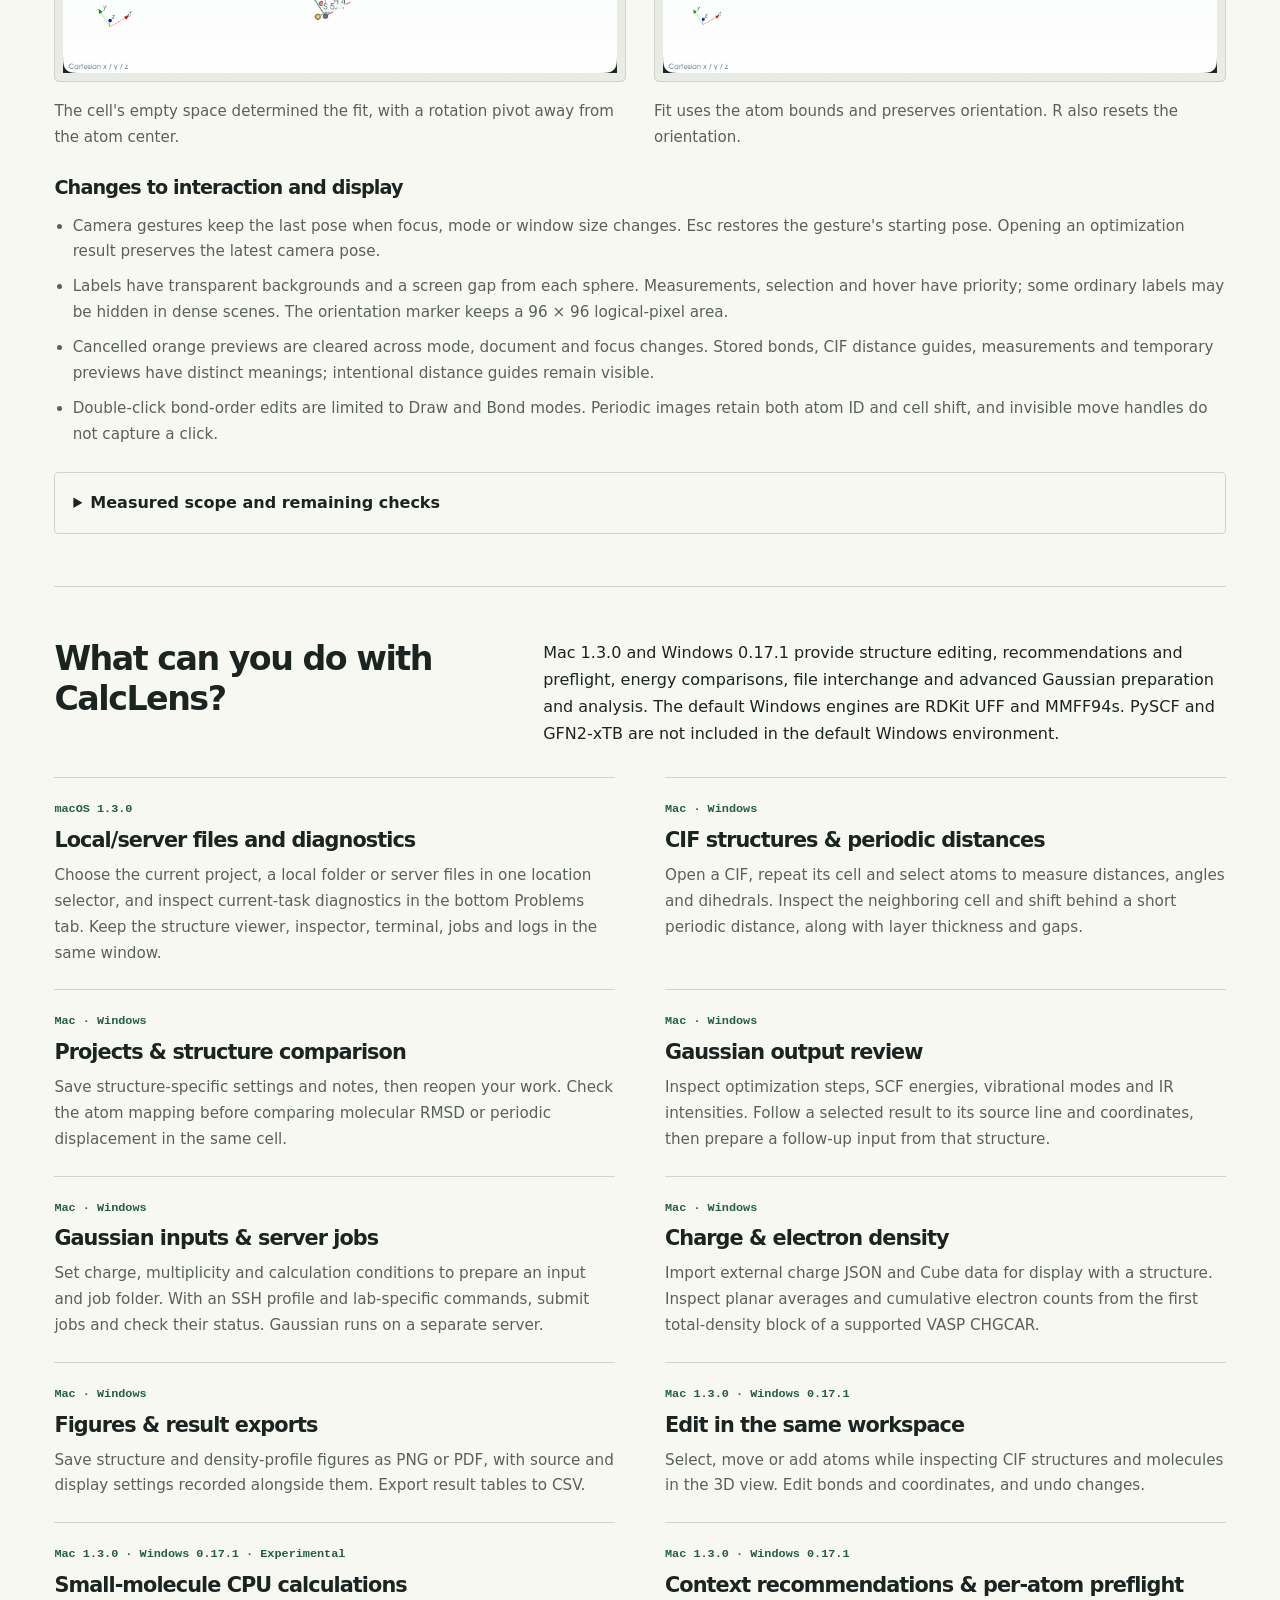
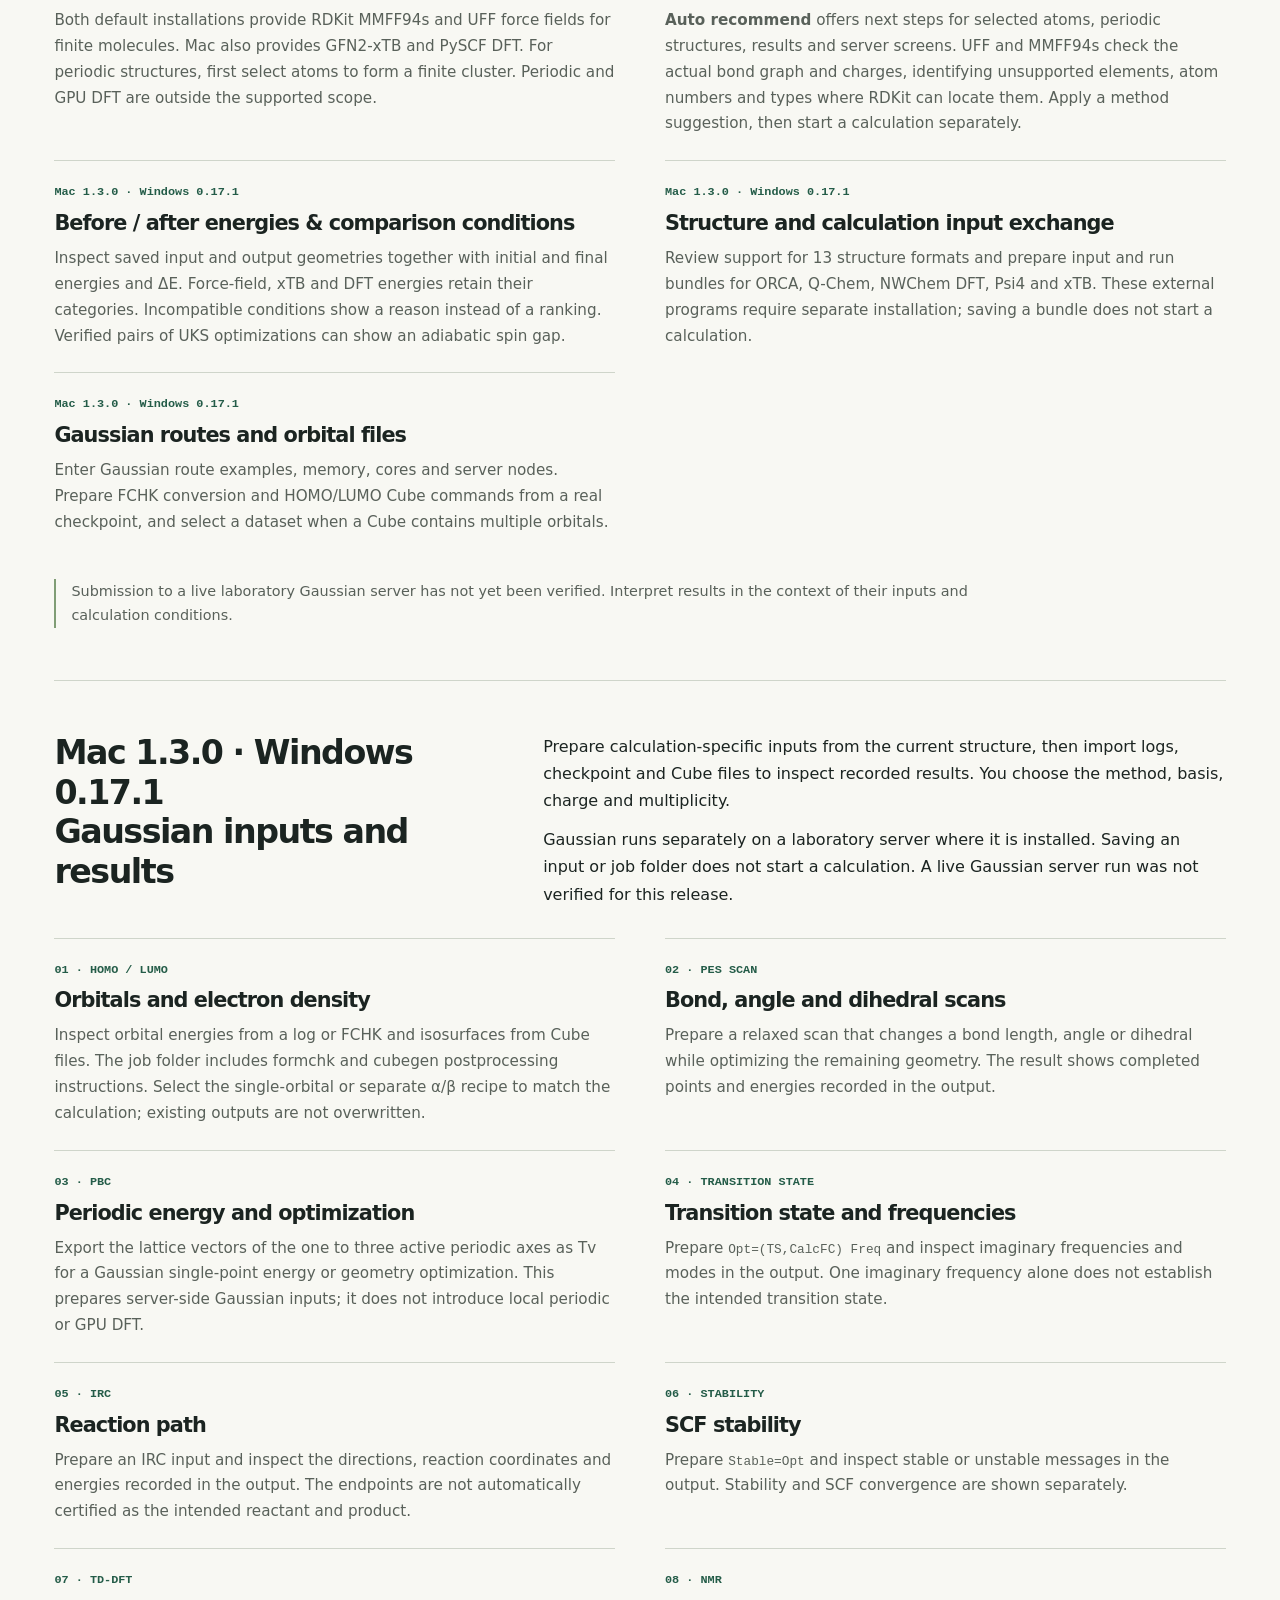
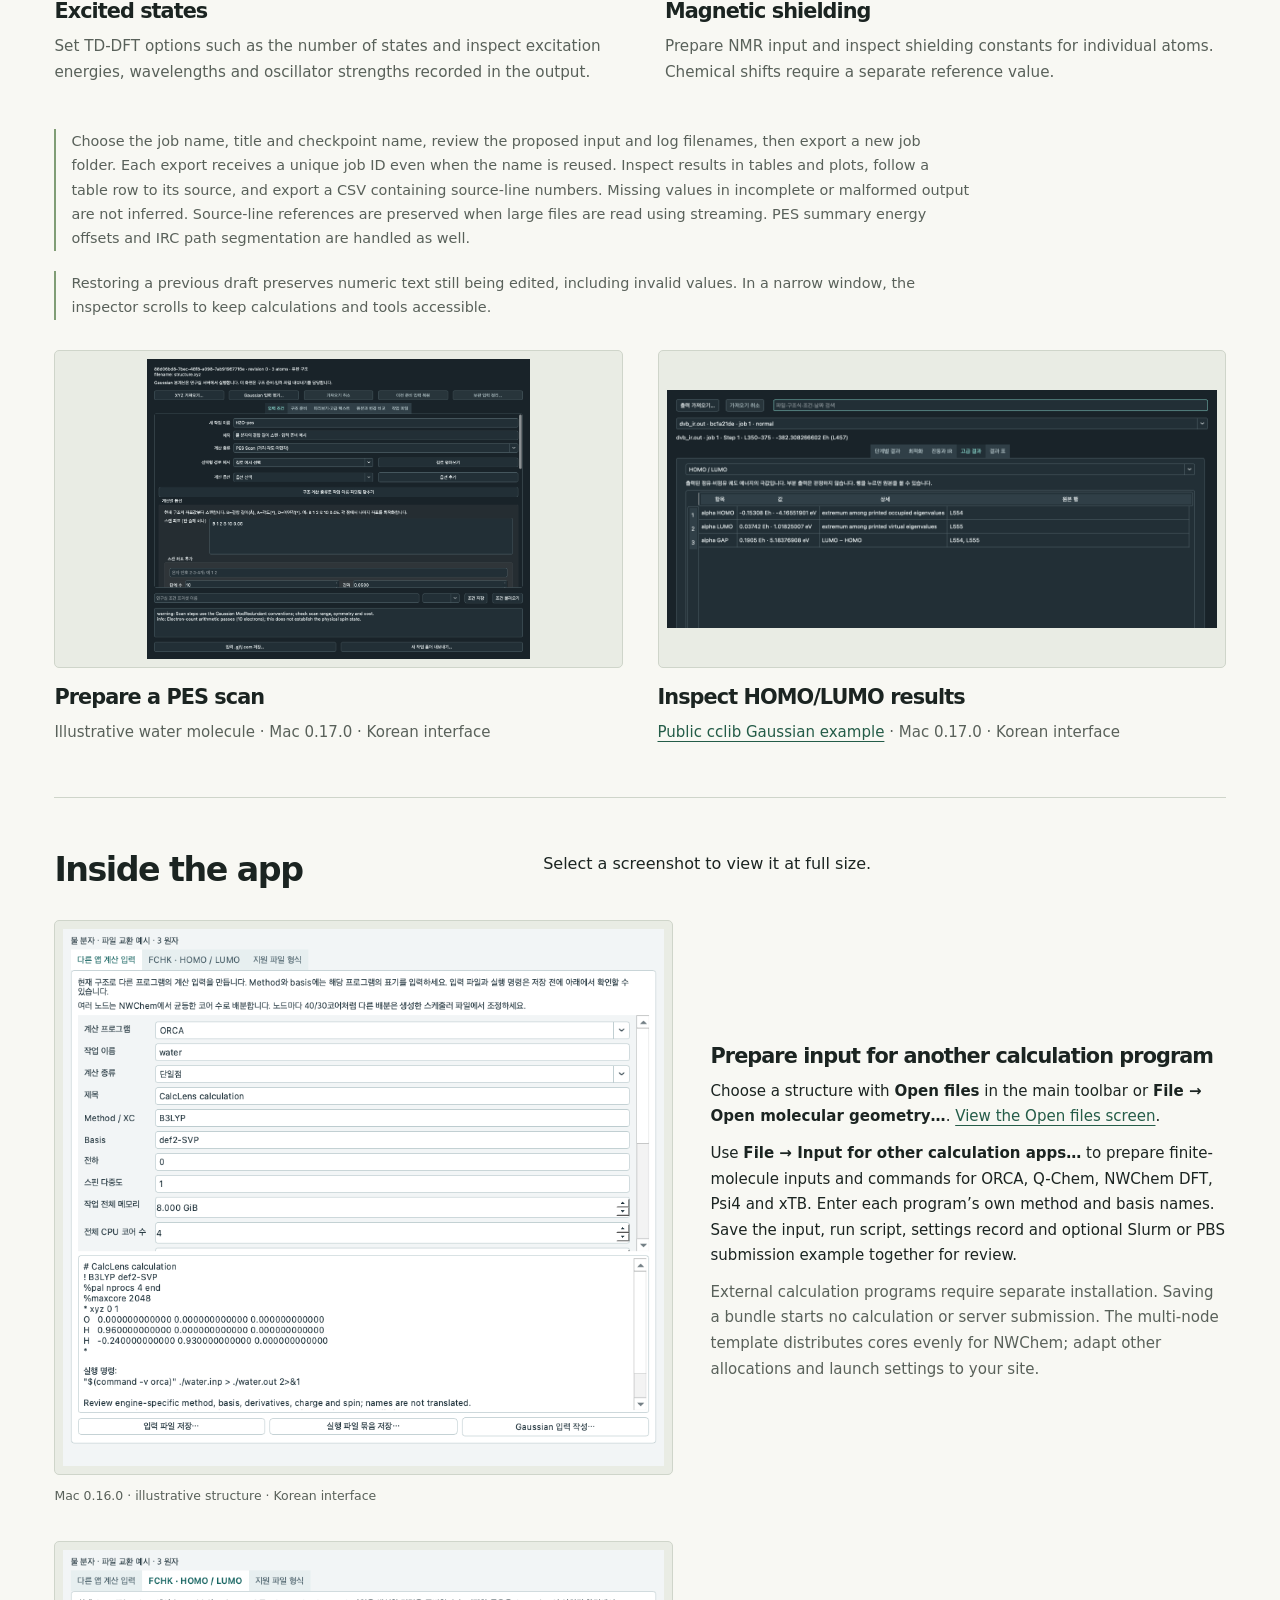
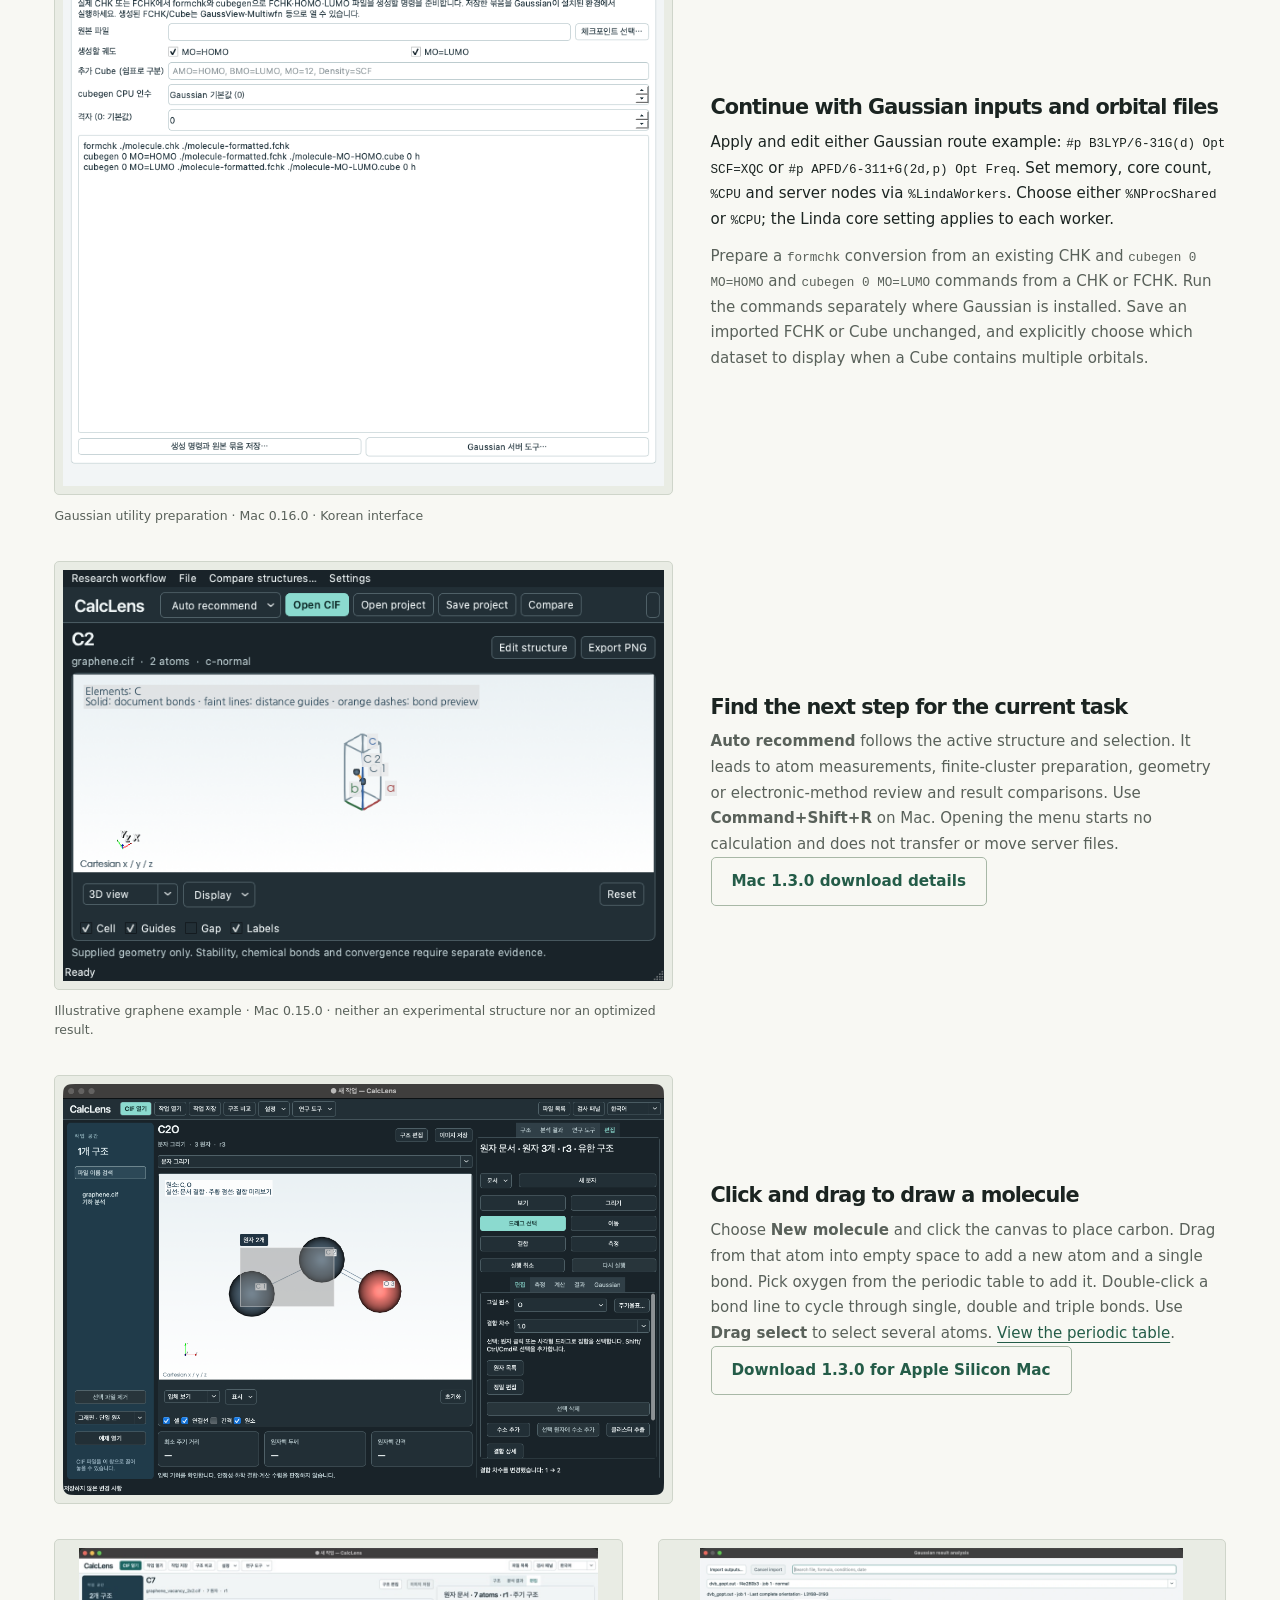
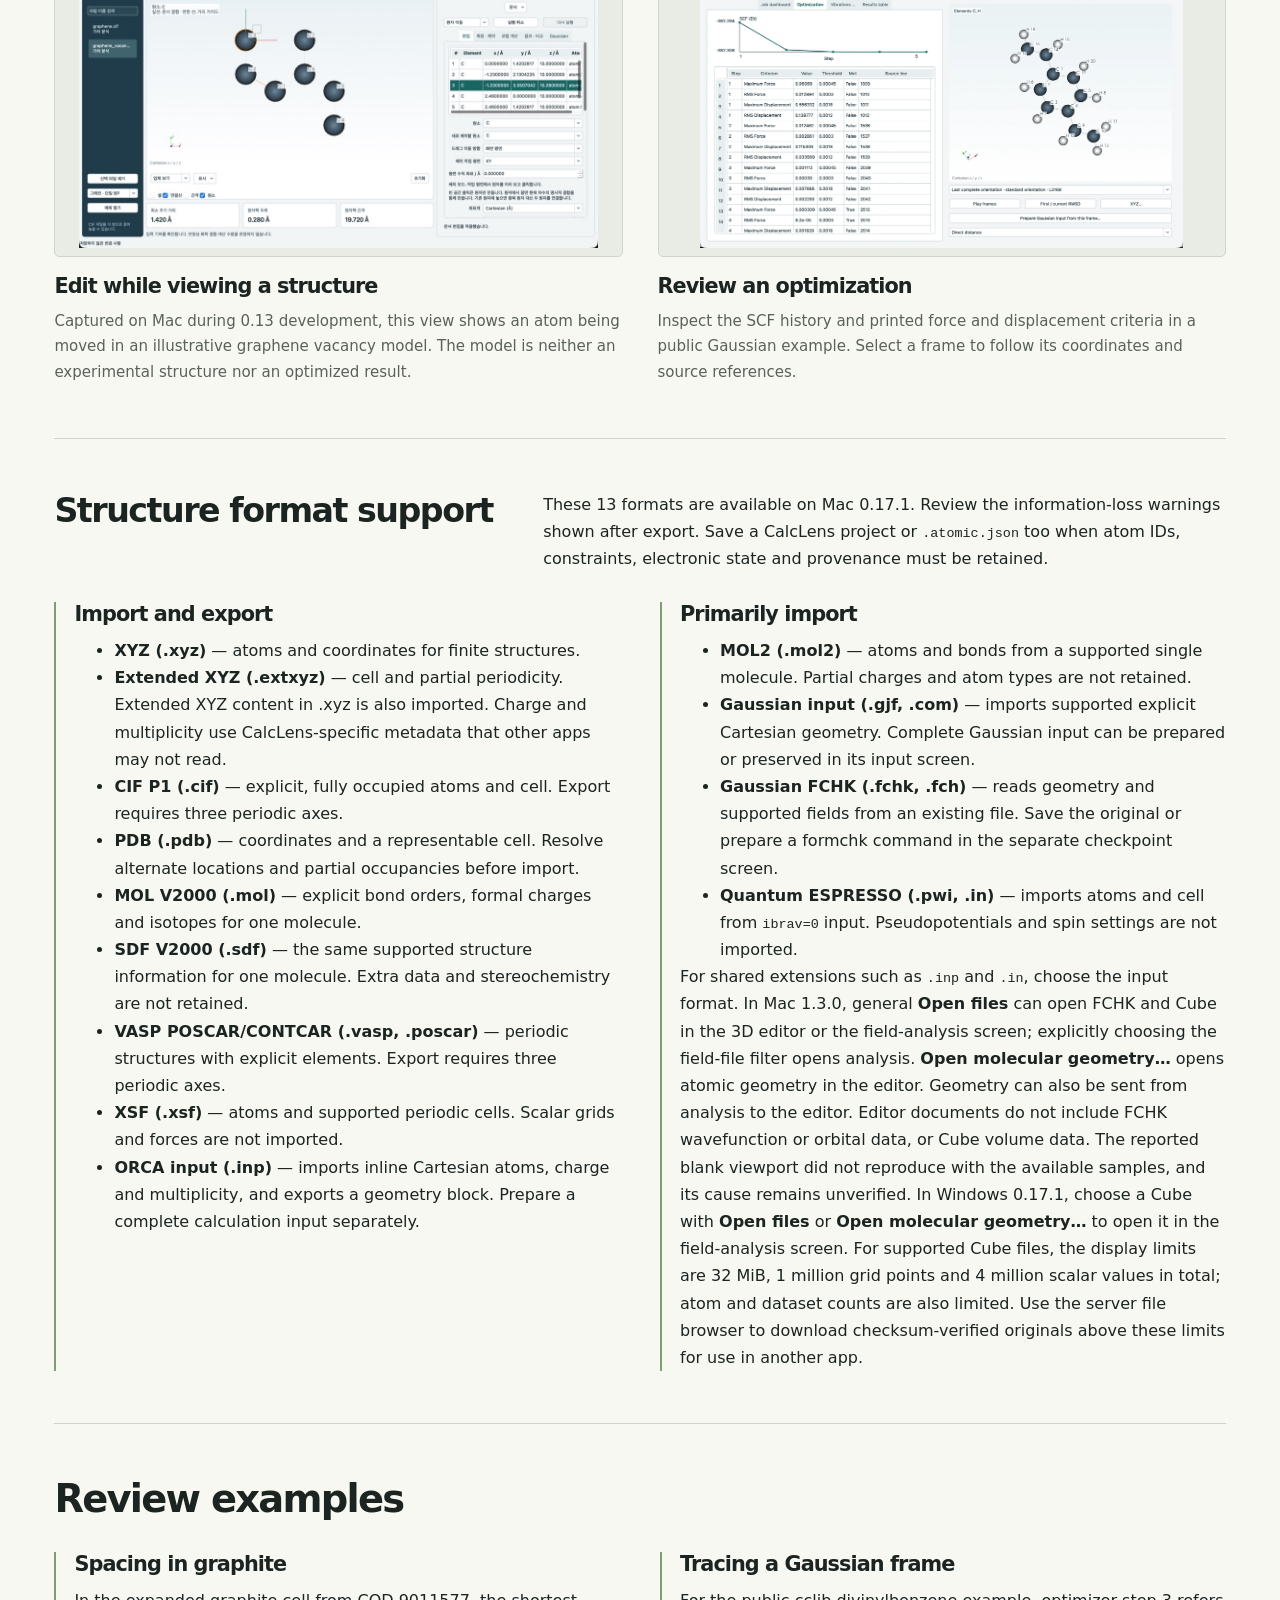
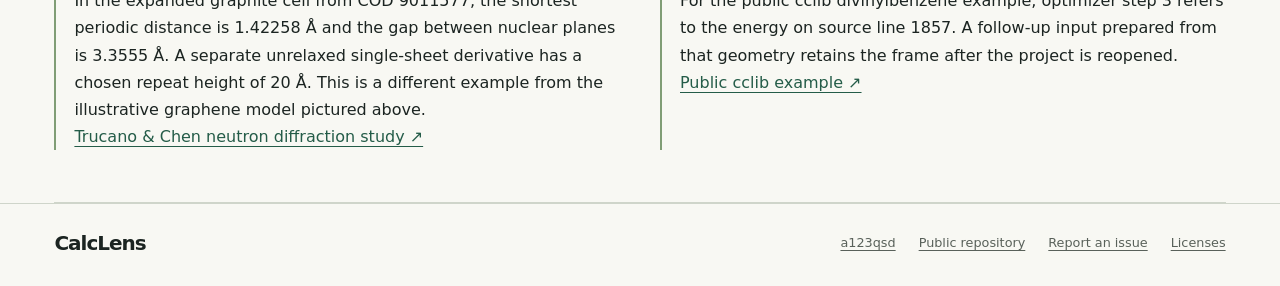
<file: guide-en.html>
<!doctype html>
<html lang="en">
<head>
<meta charset="utf-8"><meta name="viewport" content="width=device-width,initial-scale=1">
<meta name="theme-color" content="#f8f8f3"><meta name="description" content="Edit crystal and molecular structures, prepare calculation inputs and inspect the results. CalcLens downloads for macOS and Windows, supported workflows and actual app screenshots."><link rel="icon" href="data:,">
<title>Features and guide · CalcLens</title><link rel="stylesheet" href="site.css?v=1.3.0">
<link rel="alternate" hreflang="ko" href="guide.html"><link rel="alternate" hreflang="en" href="guide-en.html">

</head><body class="document-page guide-page">
<a class="skip" href="#content">Skip to content</a>
<header class="mast"><div class="shell mast-inner">
<a href="en.html" class="brand" aria-label="CalcLens"><svg class="brand-line" viewBox="0 0 58 27" fill="none" aria-hidden="true"><path d="M2 24 22 8c4-3 6-3 9 1l5 6c2 3 5 3 8 1l3-2c3-2 5 0 9 4" stroke="currentColor" stroke-width="2.5" stroke-linecap="round" stroke-linejoin="round"/></svg><span>CalcLens</span></a>
<nav class="nav" aria-label="Main navigation"><a href="en.html#product">Product</a><a href="en.html#workflows">Workflow</a><a href="en.html#downloads">Downloads</a><a href="guide-en.html">Docs</a></nav>
<nav class="locale" aria-label="Language"><a href="guide.html" lang="ko" hreflang="ko">한국어</a><a href="guide-en.html" lang="en" hreflang="en" class="chosen" aria-current="page">EN</a></nav>
</div></header>
<main id="content"><div class="shell"><section class="page-intro"><p class="eyebrow">CalcLens / Documentation</p><h1>Features and guide</h1><p class="intro">Check the supported structure-editing, input-preparation and result-review workflows. Current and earlier app screenshots are labeled with their versions.</p><div class="text-links"><a href="en.html#downloads">Latest downloads</a><a href="history-en.html">All updates</a></div></section><section class="section" id="project"><div class="section-head"><h2>Why CalcLens?</h2><div><p>A short distance in a CIF only makes sense once you know which atoms and cell images it connects. A Gaussian energy value is easier to interpret when you can find the geometry that produced it.</p><p>CalcLens keeps the selected atoms, coordinates and source lines together. Reopening a project restores the structures and calculation conditions you were reviewing.</p></div></div></section>
<section class="section workspace-review" id="workspace-1-3-0">
<div class="section-head"><h2>macOS 1.3.0<br>Console, files and results</h2><div><p>Resize the console, change file locations and inspect connection states or Gaussian results alongside the structure. Existing documents, calculation drafts and sessions remain in the same workspace.</p><p>Choosing a file location does not connect a shell or submit a research-server job. Connection, disconnection and job execution each use their explicit actions.</p></div></div>
<div class="capabilities"><article class="capability"><span class="capability-platform">macOS 1.3.0</span><h3>Resize the console directly</h3><p>Drag the 7 px divider, or maximize, restore and hide the console. The normal panel size, structure camera, logs and SSH session are retained. A console explicitly resized by the user keeps that state when the window becomes shorter.</p></article><article class="capability"><span class="capability-platform">macOS 1.3.0</span><h3>A lobby with actual connection states</h3><p>The selected server, a checked login and an active terminal connection are distinct. Connect and Disconnect follow the current shell state. Choosing a server profile or file location does not open a shell.</p></article><article class="capability"><span class="capability-platform">macOS 1.3.0</span><h3>Remote terminal and keyboard focus</h3><p>The bottom terminal is for remote SSH and does not run a local shell. Its empty state opens the connection lobby. Tab moves to other controls while disconnected, and closed-session output remains copyable.</p></article><article class="capability"><span class="capability-platform">macOS 1.3.0</span><h3>One file-location selector</h3><p>Switch between the current project, a local folder and server files while retaining their models and selections. Header menus hold examples and secondary actions. Short panels scroll to keep lower actions reachable.</p></article><article class="capability"><span class="capability-platform">macOS 1.3.0</span><h3>Fit atoms or the whole cell</h3><p>Fit atoms centers the atoms; Fit cell includes the lattice, vacuum and atoms. Both preserve view direction, and a label identifies the current fitting target. R and direction presets reset orientation. Narrow headers wrap, while elided filenames and status text retain full tooltips.</p></article><article class="capability"><span class="capability-platform">macOS 1.3.0</span><h3>Gaussian results and source excerpts</h3><p>Open Gaussian results or use Command+Shift+G for .log/.out files. Inspect the selected job step's reported status, energy, convergence and frequencies, then expand the source excerpt. Source-row tables and exports remain available. Missing quantities and empty filters have distinct guidance.</p></article></div>
<figure class="product-shot"><a class="screen-link" href="assets/calclens-gaussian-results-1.3.0.png" aria-label="View the Gaussian results capture at full size"><img src="assets/calclens-gaussian-results-1.3.0.png" width="2440" height="1560" alt="The actual CalcLens macOS 1.3.0 Cocoa results screen in the Korean dark theme, showing the selected second job from a Gaussian-format validation fixture alongside numbered source excerpts." loading="lazy"></a><figcaption><span>macOS 1.3.0 · Gaussian parser fixture, job 2 · Korean dark theme · Native Cocoa capture</span><a href="assets/calclens-gaussian-results-1.3.0.png">View at full size <span aria-hidden="true">↗</span></a></figcaption><p class="fine">The example data checks selected-job summaries and source-row correspondence. It is not a scientific calculation result.</p></figure>
<p class="feature-note">.log/.out files are calculation results; .gjf/.com are calculation inputs. FCHK/Cube open in electronic analysis, and general Open files can also import their atomic geometry into the editor. Unreported values are unknown, not zero. Normal termination does not establish stability or optimization convergence.</p>
<div class="text-links"><a href="https://github.com/a123qsd/calclens-showcase/releases/download/v1.3.0/CalcLens-1.3.0-Guide.ko.md">1.3.0 Mac guide (Korean)</a><a href="https://github.com/a123qsd/calclens-showcase/releases/download/v1.3.0/CalcLens-1.3.0-Release-notes.en.md">Release notes</a><a href="https://github.com/a123qsd/calclens-showcase/releases/download/v1.3.0/release-verification.json">Completed release verification</a></div>
</section>
<section class="section viewport-review" id="viewport-1-2-3">
<div class="section-head"><h2>macOS 1.2.3<br>Keep the atoms in view</h2><div><p>Fitting a small structure to a large cell could leave the atoms tiny and off to one side. The default fit and rotation pivot now use the atoms, with separate fits for the cell, selection and measurements.</p><p>These native macOS captures show the same five-atom validation scene at the same orientation. The standalone viewport is 800 × 560 logical pixels at DPR 2, using the English interface.</p></div></div>
<div class="flows viewport-comparison"><article class="workflow"><h3>1.2.2 · Cell-centered fit</h3><a class="shot" href="assets/calclens-viewport-1.2.3-before.png"><img src="assets/calclens-viewport-1.2.3-before.png" width="1600" height="1120" alt="The actual viewport before the fix: a large fitted cell leaves five tiny atoms near its lower edge." loading="lazy"></a><p>The cell's empty space determined the fit, with a rotation pivot away from the atom center.</p></article><article class="workflow"><h3>1.2.3 · Atom-centered fit</h3><a class="shot" href="assets/calclens-viewport-1.2.3-after.png"><img src="assets/calclens-viewport-1.2.3-after.png" width="1600" height="1120" alt="The actual viewport after the fix: the same five atoms fill the central view with transparent atom labels." loading="lazy"></a><p>Fit uses the atom bounds and preserves orientation. R also resets the orientation.</p></article></div>
<div class="viewport-notes"><h3>Changes to interaction and display</h3><ul><li>Camera gestures keep the last pose when focus, mode or window size changes. Esc restores the gesture's starting pose. Opening an optimization result preserves the latest camera pose.</li><li>Labels have transparent backgrounds and a screen gap from each sphere. Measurements, selection and hover have priority; some ordinary labels may be hidden in dense scenes. The orientation marker keeps a 96 × 96 logical-pixel area.</li><li>Cancelled orange previews are cleared across mode, document and focus changes. Stored bonds, CIF distance guides, measurements and temporary previews have distinct meanings; intentional distance guides remain visible.</li><li>Double-click bond-order edits are limited to Draw and Bond modes. Periodic images retain both atom ID and cell shift, and invisible move handles do not capture a click.</li></ul>
<details class="verification-notes"><summary>Measured scope and remaining checks</summary><p>The validation source ran on macOS Apple Silicon with Python 3.12.16, PySide6 6.12.0 and VTK 9.7.2. The integrated offscreen run passed 648 tests with one skip. After the final preview adjustment, 124 impacted tests, 52 input-replay harness tests and 150 automated native Cocoa checks passed in separate runs. These sets overlap and are not added together.</p><p>In the asymmetric scene and its translated copy, maximum screen drift of the fixed atom-fit center fell from about 228 px and 204 px to 0 px in each case. Across three camera gestures in the full window, saved-state notifications and status refreshes each fell from 72 to 3; recovery saves remained at 3.</p><p>Input-to-VTK-render latency increased in some scenes and decreased in others. These results do not establish an overall FPS improvement. Physical mouse and trackpad behavior, transfers between displays with different scaling, long-term memory stability and final display latency were not measured.</p><p><a href="https://github.com/a123qsd/calclens-showcase/releases/download/v1.2.3/release-verification.json">Release verification record</a> · <a href="assets/calclens-macos-1.2.3.png">Full native Cocoa capture</a> · <a href="https://github.com/a123qsd/calclens-showcase/releases/tag/v1.2.3">1.2.3 release materials</a></p></details></div>
</section>
<section class="section" id="features"><div class="section-head"><h2>What can you do with CalcLens?</h2><p>Mac 1.3.0 and Windows 0.17.1 provide structure editing, recommendations and preflight, energy comparisons, file interchange and advanced Gaussian preparation and analysis. The default Windows engines are RDKit UFF and MMFF94s. PySCF and GFN2-xTB are not included in the default Windows environment.</p></div><div class="capabilities"><article class="capability" id="workspace-files-problems"><span class="capability-platform">macOS 1.3.0</span><h3>Local/server files and diagnostics</h3><p>Choose the current project, a local folder or server files in one location selector, and inspect current-task diagnostics in the bottom Problems tab. Keep the structure viewer, inspector, terminal, jobs and logs in the same window.</p></article><article class="capability"><span class="capability-platform">Mac · Windows</span><h3>CIF structures & periodic distances</h3><p>Open a CIF, repeat its cell and select atoms to measure distances, angles and dihedrals. Inspect the neighboring cell and shift behind a short periodic distance, along with layer thickness and gaps.</p></article><article class="capability"><span class="capability-platform">Mac · Windows</span><h3>Projects & structure comparison</h3><p>Save structure-specific settings and notes, then reopen your work. Check the atom mapping before comparing molecular RMSD or periodic displacement in the same cell.</p></article><article class="capability"><span class="capability-platform">Mac · Windows</span><h3>Gaussian output review</h3><p>Inspect optimization steps, SCF energies, vibrational modes and IR intensities. Follow a selected result to its source line and coordinates, then prepare a follow-up input from that structure.</p></article><article class="capability"><span class="capability-platform">Mac · Windows</span><h3>Gaussian inputs & server jobs</h3><p>Set charge, multiplicity and calculation conditions to prepare an input and job folder. With an SSH profile and lab-specific commands, submit jobs and check their status. Gaussian runs on a separate server.</p></article><article class="capability"><span class="capability-platform">Mac · Windows</span><h3>Charge & electron density</h3><p>Import external charge JSON and Cube data for display with a structure. Inspect planar averages and cumulative electron counts from the first total-density block of a supported VASP CHGCAR.</p></article><article class="capability"><span class="capability-platform">Mac · Windows</span><h3>Figures & result exports</h3><p>Save structure and density-profile figures as PNG or PDF, with source and display settings recorded alongside them. Export result tables to CSV.</p></article><article class="capability"><span class="capability-platform">Mac 1.3.0 · Windows 0.17.1</span><h3>Edit in the same workspace</h3><p>Select, move or add atoms while inspecting CIF structures and molecules in the 3D view. Edit bonds and coordinates, and undo changes.</p></article><article class="capability"><span class="capability-platform">Mac 1.3.0 · Windows 0.17.1 · Experimental</span><h3>Small-molecule CPU calculations</h3><p>Both default installations provide RDKit MMFF94s and UFF force fields for finite molecules. Mac also provides GFN2-xTB and PySCF DFT. For periodic structures, first select atoms to form a finite cluster. Periodic and GPU DFT are outside the supported scope.</p></article><article class="capability"><span class="capability-platform">Mac 1.3.0 · Windows 0.17.1</span><h3>Context recommendations &amp; per-atom preflight</h3><p><strong>Auto recommend</strong> offers next steps for selected atoms, periodic structures, results and server screens. UFF and MMFF94s check the actual bond graph and charges, identifying unsupported elements, atom numbers and types where RDKit can locate them. Apply a method suggestion, then start a calculation separately.</p></article><article class="capability"><span class="capability-platform">Mac 1.3.0 · Windows 0.17.1</span><h3>Before / after energies &amp; comparison conditions</h3><p>Inspect saved input and output geometries together with initial and final energies and ΔE. Force-field, xTB and DFT energies retain their categories. Incompatible conditions show a reason instead of a ranking. Verified pairs of UKS optimizations can show an adiabatic spin gap.</p></article><article class="capability"><span class="capability-platform">Mac 1.3.0 · Windows 0.17.1</span><h3>Structure and calculation input exchange</h3><p>Review support for 13 structure formats and prepare input and run bundles for ORCA, Q-Chem, NWChem DFT, Psi4 and xTB. These external programs require separate installation; saving a bundle does not start a calculation.</p></article><article class="capability"><span class="capability-platform">Mac 1.3.0 · Windows 0.17.1</span><h3>Gaussian routes and orbital files</h3><p>Enter Gaussian route examples, memory, cores and server nodes. Prepare FCHK conversion and HOMO/LUMO Cube commands from a real checkpoint, and select a dataset when a Cube contains multiple orbitals.</p></article></div><p class="feature-note">Submission to a live laboratory Gaussian server has not yet been verified. Interpret results in the context of their inputs and calculation conditions.</p></section>
<section class="section" id="gaussian-advanced"><div class="section-head"><h2>Mac 1.3.0 · Windows 0.17.1<br>Gaussian inputs and results</h2><div><p>Prepare calculation-specific inputs from the current structure, then import logs, checkpoint and Cube files to inspect recorded results. You choose the method, basis, charge and multiplicity.</p><p>Gaussian runs separately on a laboratory server where it is installed. Saving an input or job folder does not start a calculation. A live Gaussian server run was not verified for this release.</p></div></div><div class="capabilities">
<article class="capability"><span class="capability-platform">01 · HOMO / LUMO</span><h3>Orbitals and electron density</h3><p>Inspect orbital energies from a log or FCHK and isosurfaces from Cube files. The job folder includes formchk and cubegen postprocessing instructions. Select the single-orbital or separate α/β recipe to match the calculation; existing outputs are not overwritten.</p></article>
<article class="capability"><span class="capability-platform">02 · PES SCAN</span><h3>Bond, angle and dihedral scans</h3><p>Prepare a relaxed scan that changes a bond length, angle or dihedral while optimizing the remaining geometry. The result shows completed points and energies recorded in the output.</p></article>
<article class="capability"><span class="capability-platform">03 · PBC</span><h3>Periodic energy and optimization</h3><p>Export the lattice vectors of the one to three active periodic axes as Tv for a Gaussian single-point energy or geometry optimization. This prepares server-side Gaussian inputs; it does not introduce local periodic or GPU DFT.</p></article>
<article class="capability"><span class="capability-platform">04 · TRANSITION STATE</span><h3>Transition state and frequencies</h3><p>Prepare <code>Opt=(TS,CalcFC) Freq</code> and inspect imaginary frequencies and modes in the output. One imaginary frequency alone does not establish the intended transition state.</p></article>
<article class="capability"><span class="capability-platform">05 · IRC</span><h3>Reaction path</h3><p>Prepare an IRC input and inspect the directions, reaction coordinates and energies recorded in the output. The endpoints are not automatically certified as the intended reactant and product.</p></article>
<article class="capability"><span class="capability-platform">06 · STABILITY</span><h3>SCF stability</h3><p>Prepare <code>Stable=Opt</code> and inspect stable or unstable messages in the output. Stability and SCF convergence are shown separately.</p></article>
<article class="capability"><span class="capability-platform">07 · TD-DFT</span><h3>Excited states</h3><p>Set TD-DFT options such as the number of states and inspect excitation energies, wavelengths and oscillator strengths recorded in the output.</p></article>
<article class="capability"><span class="capability-platform">08 · NMR</span><h3>Magnetic shielding</h3><p>Prepare NMR input and inspect shielding constants for individual atoms. Chemical shifts require a separate reference value.</p></article></div>
<p class="feature-note">Choose the job name, title and checkpoint name, review the proposed input and log filenames, then export a new job folder. Each export receives a unique job ID even when the name is reused. Inspect results in tables and plots, follow a table row to its source, and export a CSV containing source-line numbers. Missing values in incomplete or malformed output are not inferred. Source-line references are preserved when large files are read using streaming. PES summary energy offsets and IRC path segmentation are handled as well.</p>
<p class="feature-note">Restoring a previous draft preserves numeric text still being edited, including invalid values. In a narrow window, the inspector scrolls to keep calculations and tools accessible.</p>
<div class="flows"><article class="workflow"><a class="shot" href="assets/gaussian-jobs-0.17.0.png"><img src="assets/gaussian-jobs-0.17.0.png" width="2120" height="1662" alt="Preparing a bond-length PES scan for an illustrative water molecule in Mac 0.17.0" loading="lazy"></a><h3>Prepare a PES scan</h3><p>Illustrative water molecule · Mac 0.17.0 · Korean interface</p></article><article class="workflow"><a class="shot" href="assets/gaussian-orbitals-0.17.0.png"><img src="assets/gaussian-orbitals-0.17.0.png" width="2400" height="1040" alt="HOMO/LUMO energies and source lines from a public Gaussian example in Mac 0.17.0" loading="lazy"></a><h3>Inspect HOMO/LUMO results</h3><p><a href="https://github.com/cclib/cclib/blob/0c6e08e0a0d04b308201666793030ef3b77b2973/data/Gaussian/basicGaussian16/dvb_ir.out">Public cclib Gaussian example</a> · Mac 0.17.0 · Korean interface</p></article></div></section>
<section class="section" id="workflows"><div class="section-head"><h2>Inside the app</h2><p>Select a screenshot to view it at full size.</p></div><div class="flows"><article class="workflow drawing-workflow" id="external-inputs"><figure><a class="shot" href="assets/interchange-0.16.0.png"><img src="assets/interchange-0.16.0.png" width="850" height="760" alt="Mac 0.16.0 screen for preparing input and a run command for another calculation program" loading="lazy"></a><figcaption class="caption">Mac 0.16.0 · illustrative structure · Korean interface</figcaption></figure><div><h3>Prepare input for another calculation program</h3><p>Choose a structure with <strong>Open files</strong> in the main toolbar or <strong>File → Open molecular geometry…</strong>. <a href="assets/open-files-0.16.0.png">View the Open files screen</a>.</p><p>Use <strong>File → Input for other calculation apps…</strong> to prepare finite-molecule inputs and commands for ORCA, Q-Chem, NWChem DFT, Psi4 and xTB. Enter each program’s own method and basis names. Save the input, run script, settings record and optional Slurm or PBS submission example together for review.</p><p>External calculation programs require separate installation. Saving a bundle starts no calculation or server submission. The multi-node template distributes cores evenly for NWChem; adapt other allocations and launch settings to your site.</p></div></article><article class="workflow drawing-workflow" id="checkpoint-tools"><figure><a class="shot" href="assets/checkpoint-tools-0.16.0.png"><img src="assets/checkpoint-tools-0.16.0.png" width="850" height="760" alt="Mac 0.16.0 screen for preparing checkpoint and HOMO/LUMO Cube generation commands" loading="lazy"></a><figcaption class="caption">Gaussian utility preparation · Mac 0.16.0 · Korean interface</figcaption></figure><div><h3>Continue with Gaussian inputs and orbital files</h3><p>Apply and edit either Gaussian route example: <code>#p B3LYP/6-31G(d) Opt SCF=XQC</code> or <code>#p APFD/6-311+G(2d,p) Opt Freq</code>. Set memory, core count, <code>%CPU</code> and server nodes via <code>%LindaWorkers</code>. Choose either <code>%NProcShared</code> or <code>%CPU</code>; the Linda core setting applies to each worker.</p><p>Prepare a <code>formchk</code> conversion from an existing CHK and <code>cubegen 0 MO=HOMO</code> and <code>cubegen 0 MO=LUMO</code> commands from a CHK or FCHK. Run the commands separately where Gaussian is installed. Save an imported FCHK or Cube unchanged, and explicitly choose which dataset to display when a Cube contains multiple orbitals.</p></div></article><article class="workflow drawing-workflow" id="auto-recommend"><figure><a class="shot" href="assets/auto-recommend-0.15.0.png"><img src="assets/auto-recommend-0.15.0.png" width="700" height="480" alt="Illustrative graphene example in Mac 0.15.0 with the Auto recommend control in the main toolbar" loading="lazy"></a><figcaption class="caption">Illustrative graphene example · Mac 0.15.0 · neither an experimental structure nor an optimized result.</figcaption></figure><div><h3>Find the next step for the current task</h3><p><strong>Auto recommend</strong> follows the active structure and selection. It leads to atom measurements, finite-cluster preparation, geometry or electronic-method review and result comparisons. Use <strong>Command+Shift+R</strong> on Mac. Opening the menu starts no calculation and does not transfer or move server files.</p><a class="button secondary" href="en.html#downloads">Mac 1.3.0 download details</a></div></article><article class="workflow drawing-workflow" id="molecule-drawing"><a class="shot" href="assets/molecule-drawing-0.14.0.webp"><img src="assets/molecule-drawing-0.14.0.webp" width="2360" height="1616" alt="A drag box selects two carbon atoms on Mac. The second carbon has a double bond to oxygen." loading="lazy"></a><div><h3>Click and drag to draw a molecule</h3><p>Choose <strong>New molecule</strong> and click the canvas to place carbon. Drag from that atom into empty space to add a new atom and a single bond. Pick oxygen from the periodic table to add it. Double-click a bond line to cycle through single, double and triple bonds. Use <strong>Drag select</strong> to select several atoms. <a href="assets/periodic-table-0.14.0.webp">View the periodic table</a>.</p><a class="button secondary" href="https://github.com/a123qsd/calclens-showcase/releases/download/v1.3.0/CalcLens-1.3.0-macOS-Apple-Silicon.dmg">Download 1.3.0 for Apple Silicon Mac</a></div></article><article class="workflow"><a class="shot" href="assets/integrated-preview.jpg"><img width="1080" height="624" src="assets/integrated-preview.jpg" alt="A selected carbon atom in an illustrative graphene vacancy model, with coordinates in the Mac editing panel" loading="lazy"></a><h3>Edit while viewing a structure</h3><p>Captured on Mac during 0.13 development, this view shows an atom being moved in an illustrative graphene vacancy model. The model is neither an experimental structure nor an optimized result.</p></article><article class="workflow"><a class="shot" href="assets/gaussian.webp"><img width="2100" height="1306" src="assets/gaussian.webp" alt="Actual application window showing the SCF plot, convergence table and molecular geometry from a public divinylbenzene Gaussian output" loading="lazy"></a><h3>Review an optimization</h3><p>Inspect the SCF history and printed force and displacement criteria in a public Gaussian example. Select a frame to follow its coordinates and source references.</p></article></div></section>
<section class="section" id="geometry-formats"><div class="section-head"><h2>Structure format support</h2><p>These 13 formats are available on Mac 0.17.1. Review the information-loss warnings shown after export. Save a CalcLens project or <code>.atomic.json</code> too when atom IDs, constraints, electronic state and provenance must be retained.</p></div><div class="cases"><article><h3>Import and export</h3><ul><li><strong>XYZ (.xyz)</strong> — atoms and coordinates for finite structures.</li><li><strong>Extended XYZ (.extxyz)</strong> — cell and partial periodicity. Extended XYZ content in .xyz is also imported. Charge and multiplicity use CalcLens-specific metadata that other apps may not read.</li><li><strong>CIF P1 (.cif)</strong> — explicit, fully occupied atoms and cell. Export requires three periodic axes.</li><li><strong>PDB (.pdb)</strong> — coordinates and a representable cell. Resolve alternate locations and partial occupancies before import.</li><li><strong>MOL V2000 (.mol)</strong> — explicit bond orders, formal charges and isotopes for one molecule.</li><li><strong>SDF V2000 (.sdf)</strong> — the same supported structure information for one molecule. Extra data and stereochemistry are not retained.</li><li><strong>VASP POSCAR/CONTCAR (.vasp, .poscar)</strong> — periodic structures with explicit elements. Export requires three periodic axes.</li><li><strong>XSF (.xsf)</strong> — atoms and supported periodic cells. Scalar grids and forces are not imported.</li><li><strong>ORCA input (.inp)</strong> — imports inline Cartesian atoms, charge and multiplicity, and exports a geometry block. Prepare a complete calculation input separately.</li></ul></article><article><h3>Primarily import</h3><ul><li><strong>MOL2 (.mol2)</strong> — atoms and bonds from a supported single molecule. Partial charges and atom types are not retained.</li><li><strong>Gaussian input (.gjf, .com)</strong> — imports supported explicit Cartesian geometry. Complete Gaussian input can be prepared or preserved in its input screen.</li><li><strong>Gaussian FCHK (.fchk, .fch)</strong> — reads geometry and supported fields from an existing file. Save the original or prepare a formchk command in the separate checkpoint screen.</li><li><strong>Quantum ESPRESSO (.pwi, .in)</strong> — imports atoms and cell from <code>ibrav=0</code> input. Pseudopotentials and spin settings are not imported.</li></ul><p>For shared extensions such as <code>.inp</code> and <code>.in</code>, choose the input format. In Mac 1.3.0, general <strong>Open files</strong> can open FCHK and Cube in the 3D editor or the field-analysis screen; explicitly choosing the field-file filter opens analysis. <strong>Open molecular geometry…</strong> opens atomic geometry in the editor. Geometry can also be sent from analysis to the editor. Editor documents do not include FCHK wavefunction or orbital data, or Cube volume data. The reported blank viewport did not reproduce with the available samples, and its cause remains unverified. In Windows 0.17.1, choose a Cube with <strong>Open files</strong> or <strong>Open molecular geometry…</strong> to open it in the field-analysis screen. For supported Cube files, the display limits are 32 MiB, 1 million grid points and 4 million scalar values in total; atom and dataset counts are also limited. Use the server file browser to download checksum-verified originals above these limits for use in another app.</p></article></div></section>
<section class="section"><h2>Review examples</h2><div class="cases"><article><h3>Spacing in graphite</h3><p>In the expanded graphite cell from COD 9011577, the shortest periodic distance is 1.42258 Å and the gap between nuclear planes is 3.3555 Å. A separate unrelaxed single-sheet derivative has a chosen repeat height of 20 Å. This is a different example from the illustrative graphene model pictured above.</p><p><a href="https://doi.org/10.1038/258136a0">Trucano &amp; Chen neutron diffraction study ↗</a></p></article><article><h3>Tracing a Gaussian frame</h3><p>For the public cclib divinylbenzene example, optimizer step 3 refers to the energy on source line 1857. A follow-up input prepared from that geometry retains the frame after the project is reopened.</p><p><a href="https://github.com/cclib/cclib/blob/0c6e08e0a0d04b308201666793030ef3b77b2973/data/Gaussian/basicGaussian16/dvb_gopt.out">Public cclib example ↗</a></p></article></div></section></div></main>
<footer class="footer"><div class="shell footer-inner"><a class="brand" href="en.html">CalcLens</a><div><a href="https://github.com/a123qsd">a123qsd</a><a href="https://github.com/a123qsd/calclens-showcase">Public repository</a><a href="https://github.com/a123qsd/calclens-showcase/issues">Report an issue</a><a href="licenses-en.html">Licenses</a></div></div></footer>
</body></html>
</file>
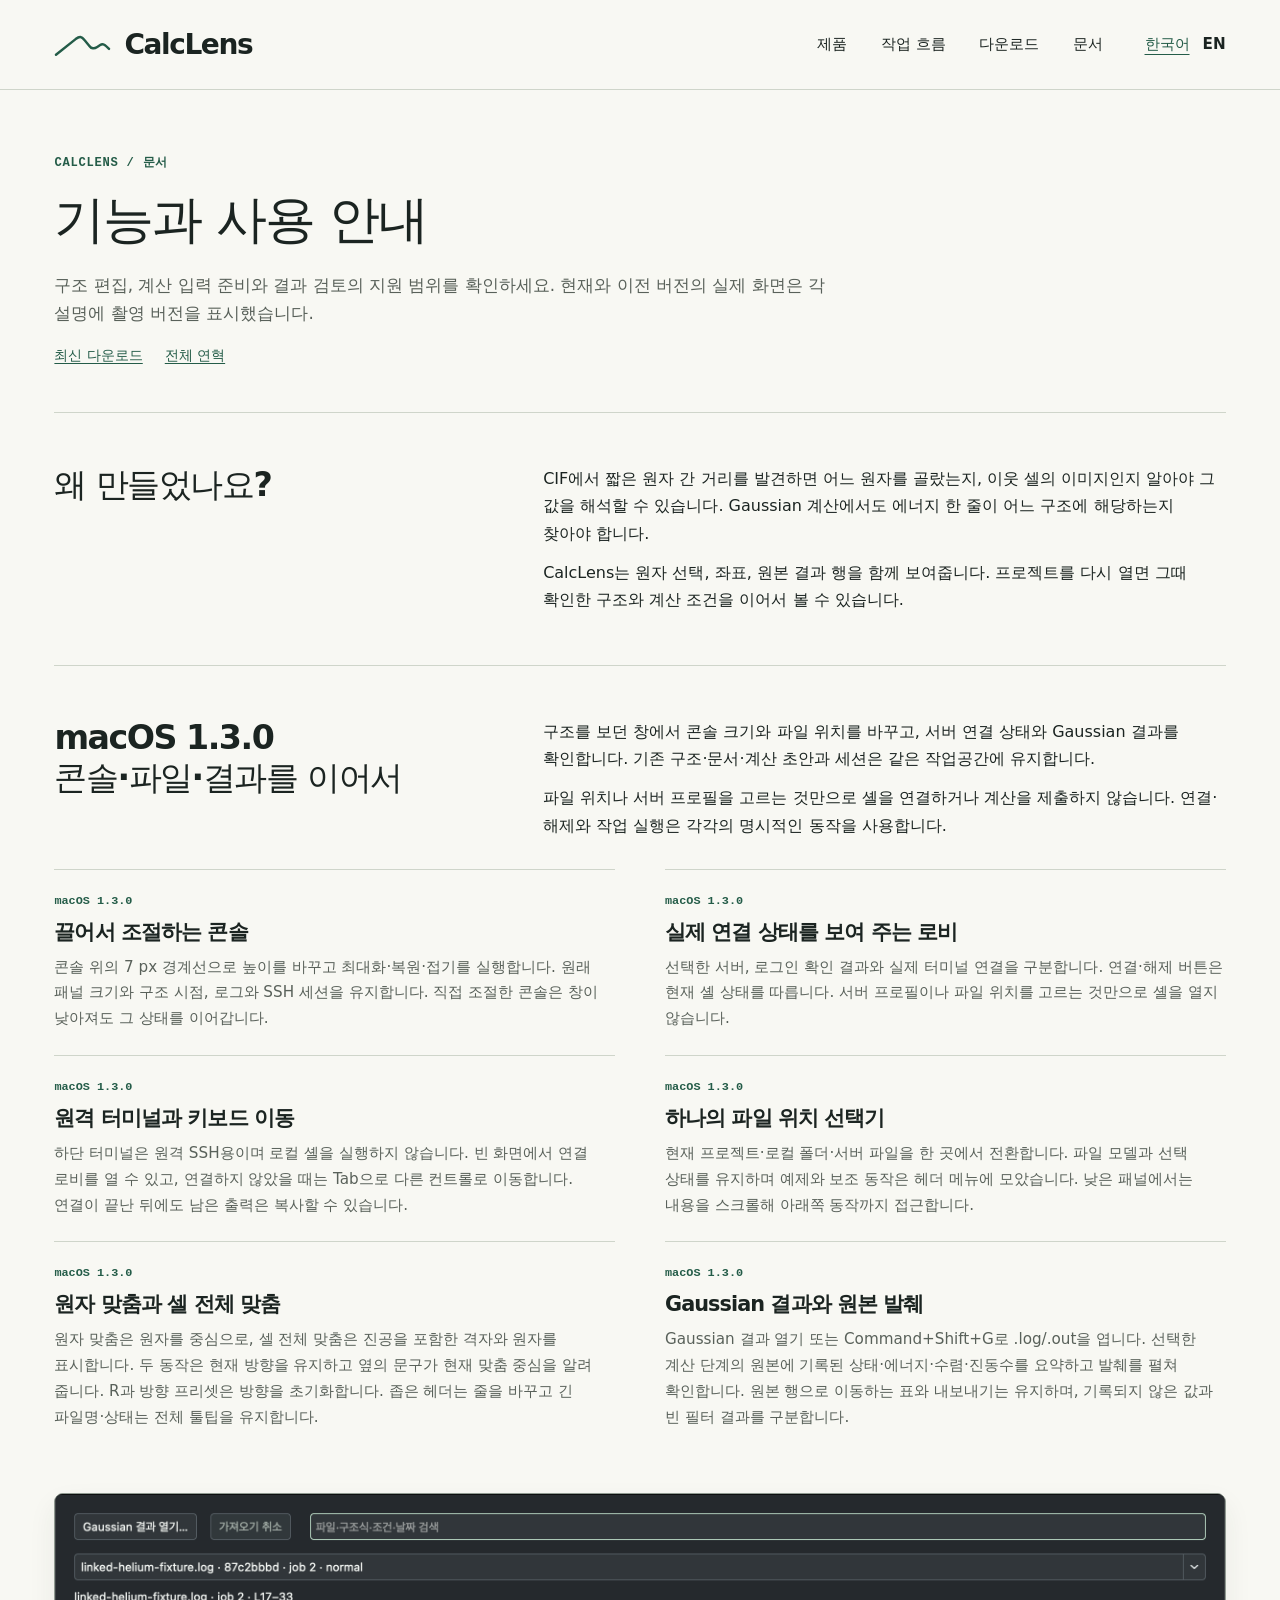
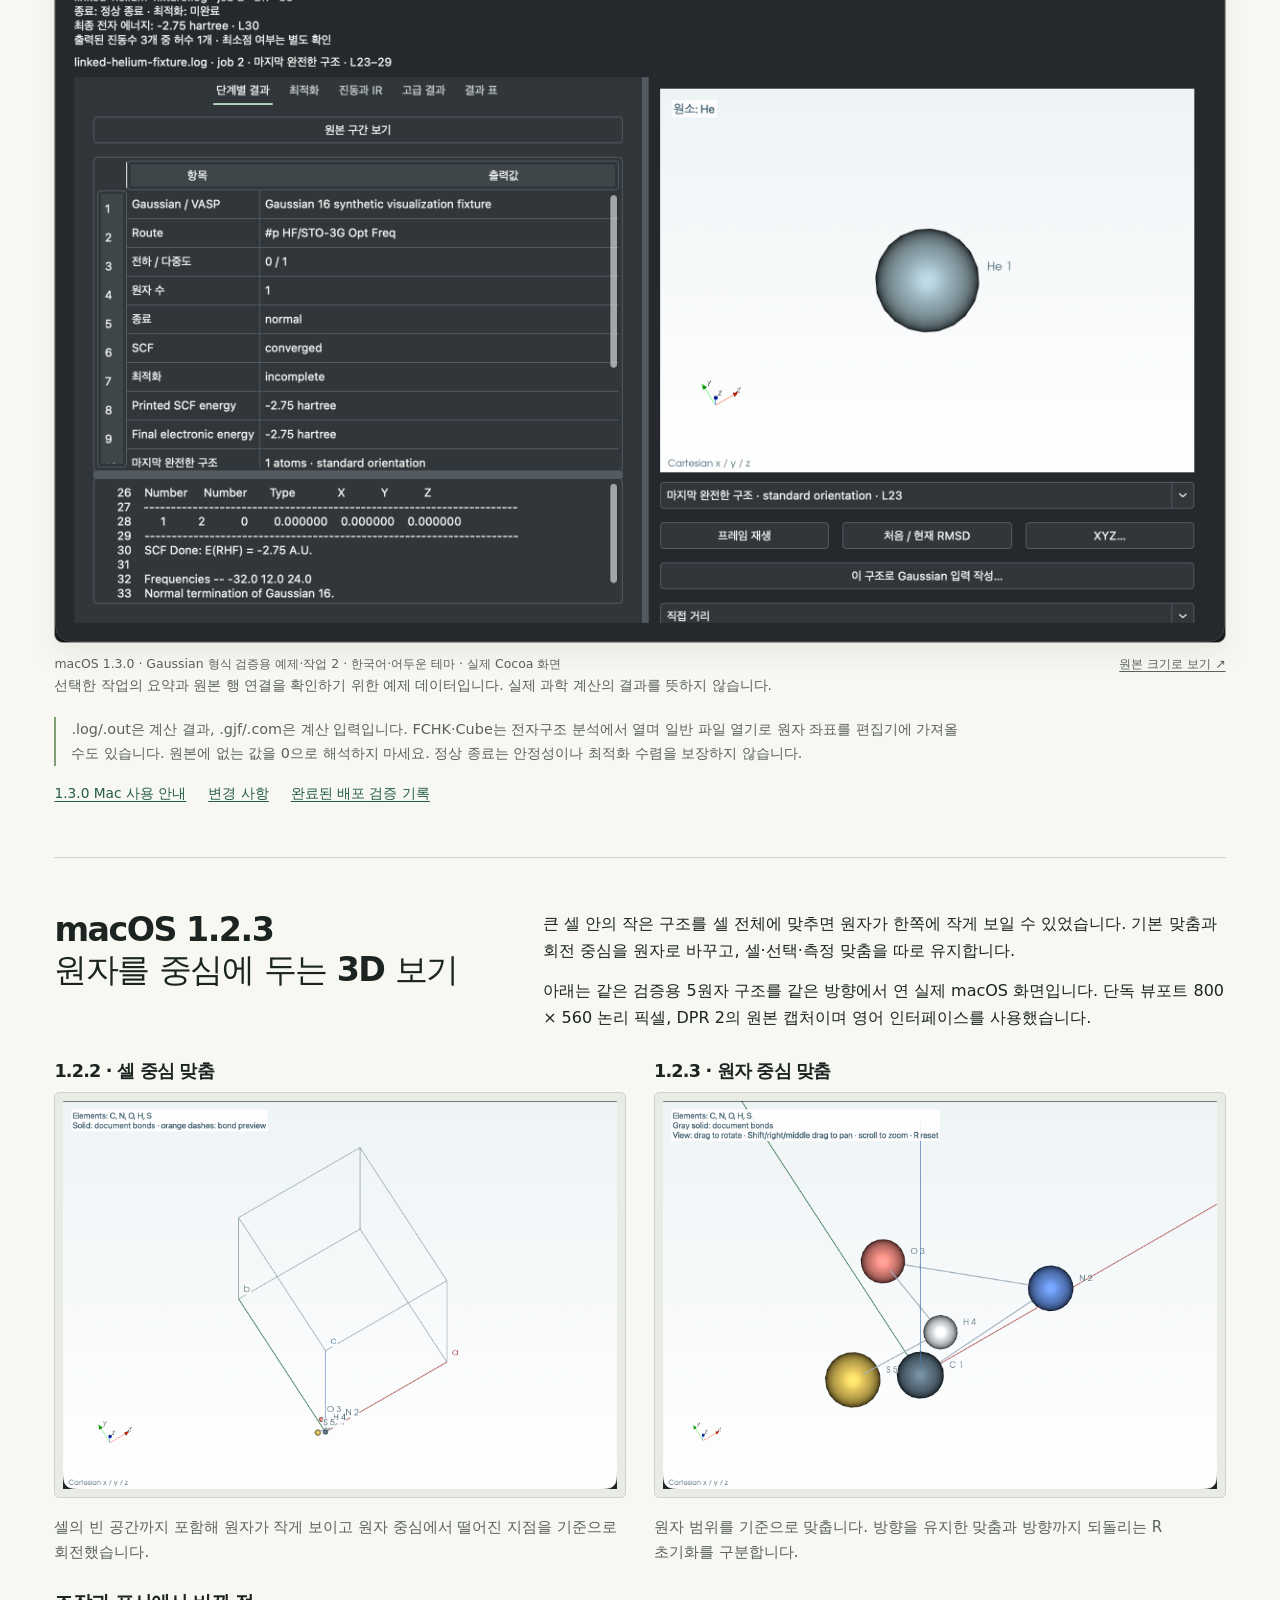
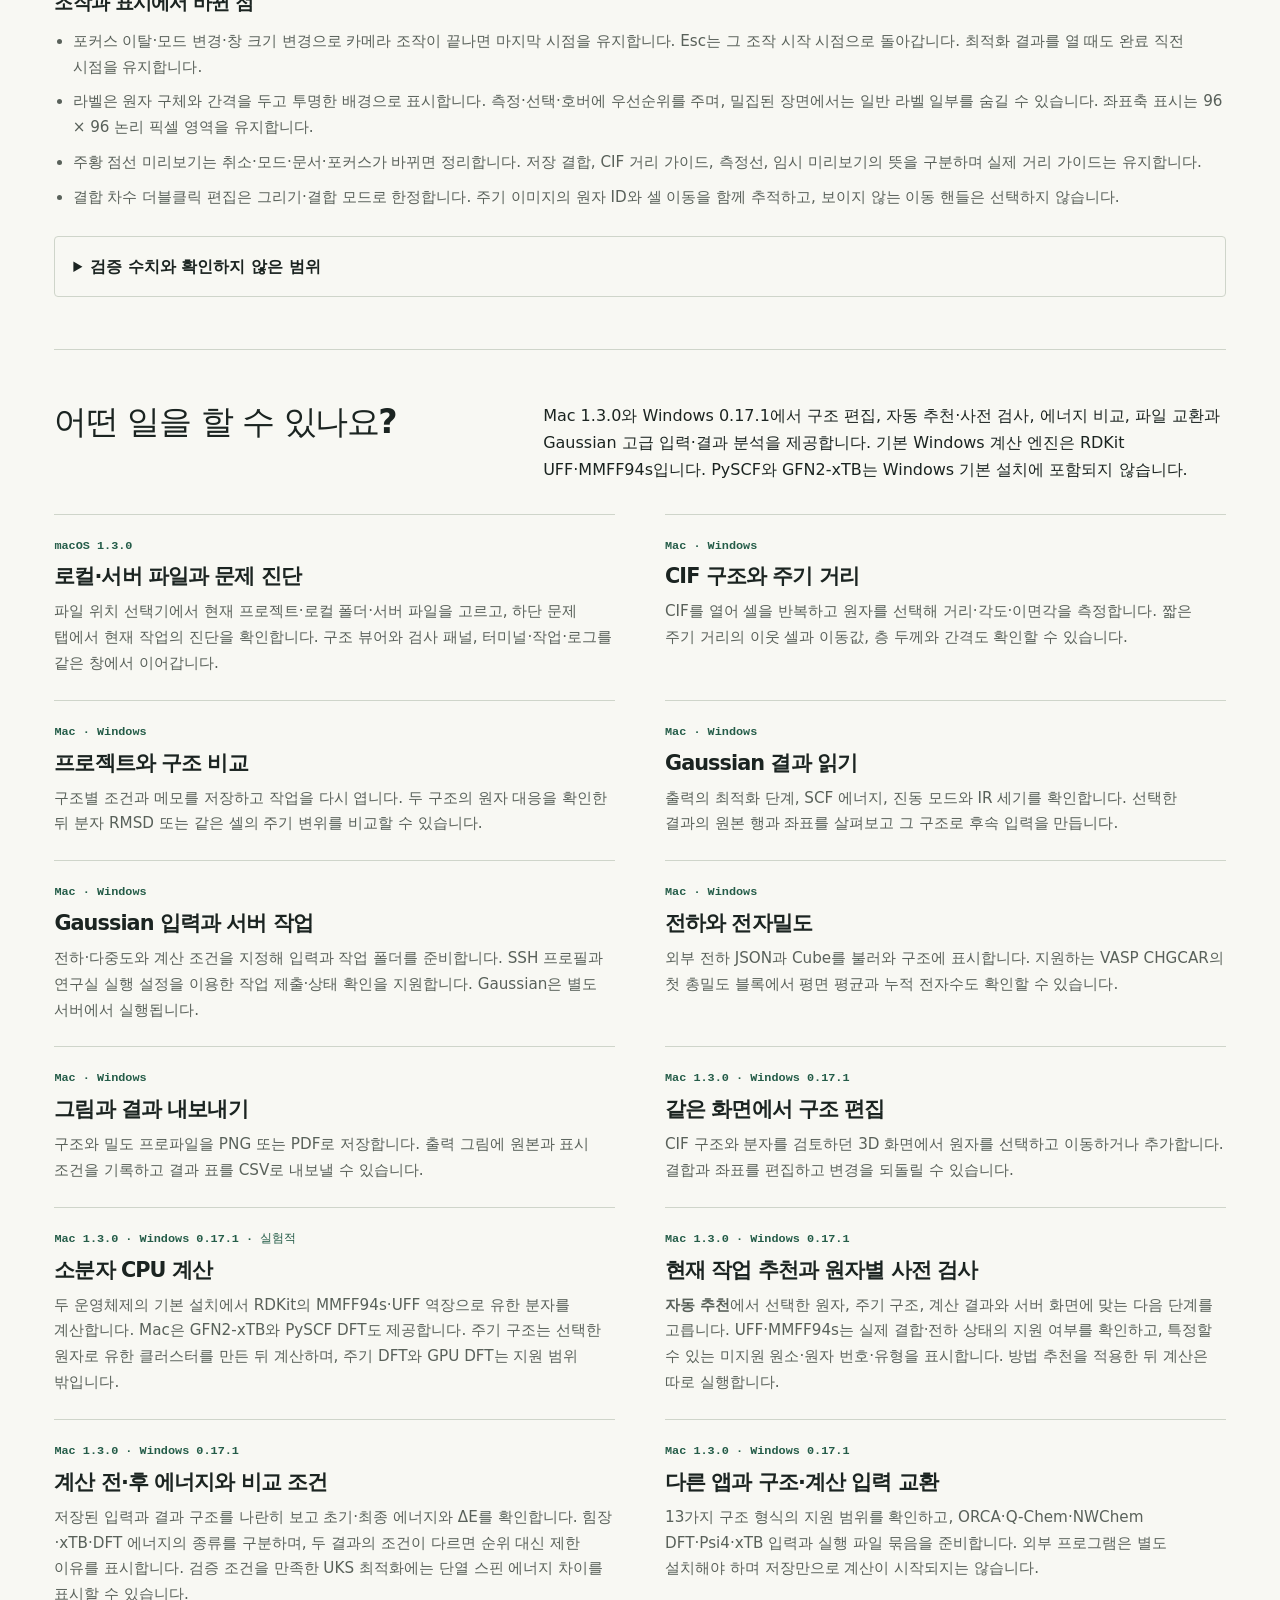
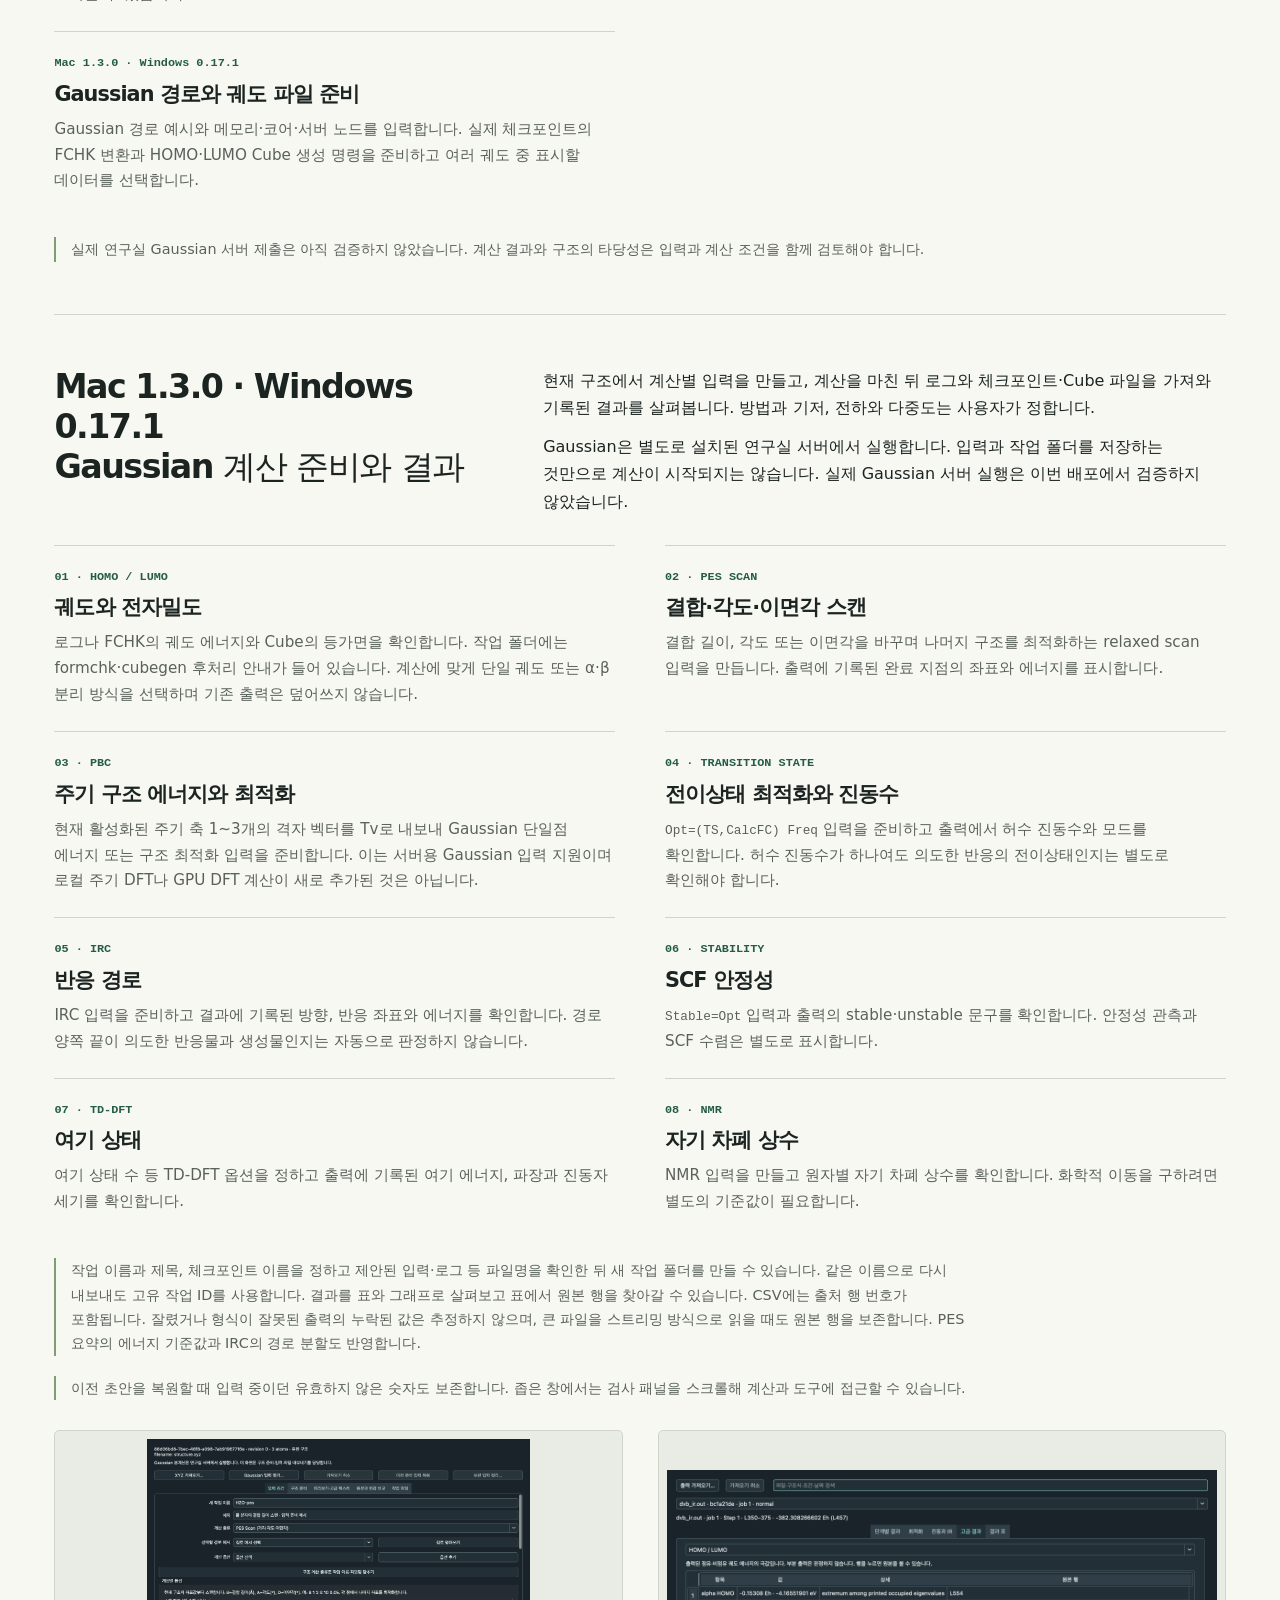
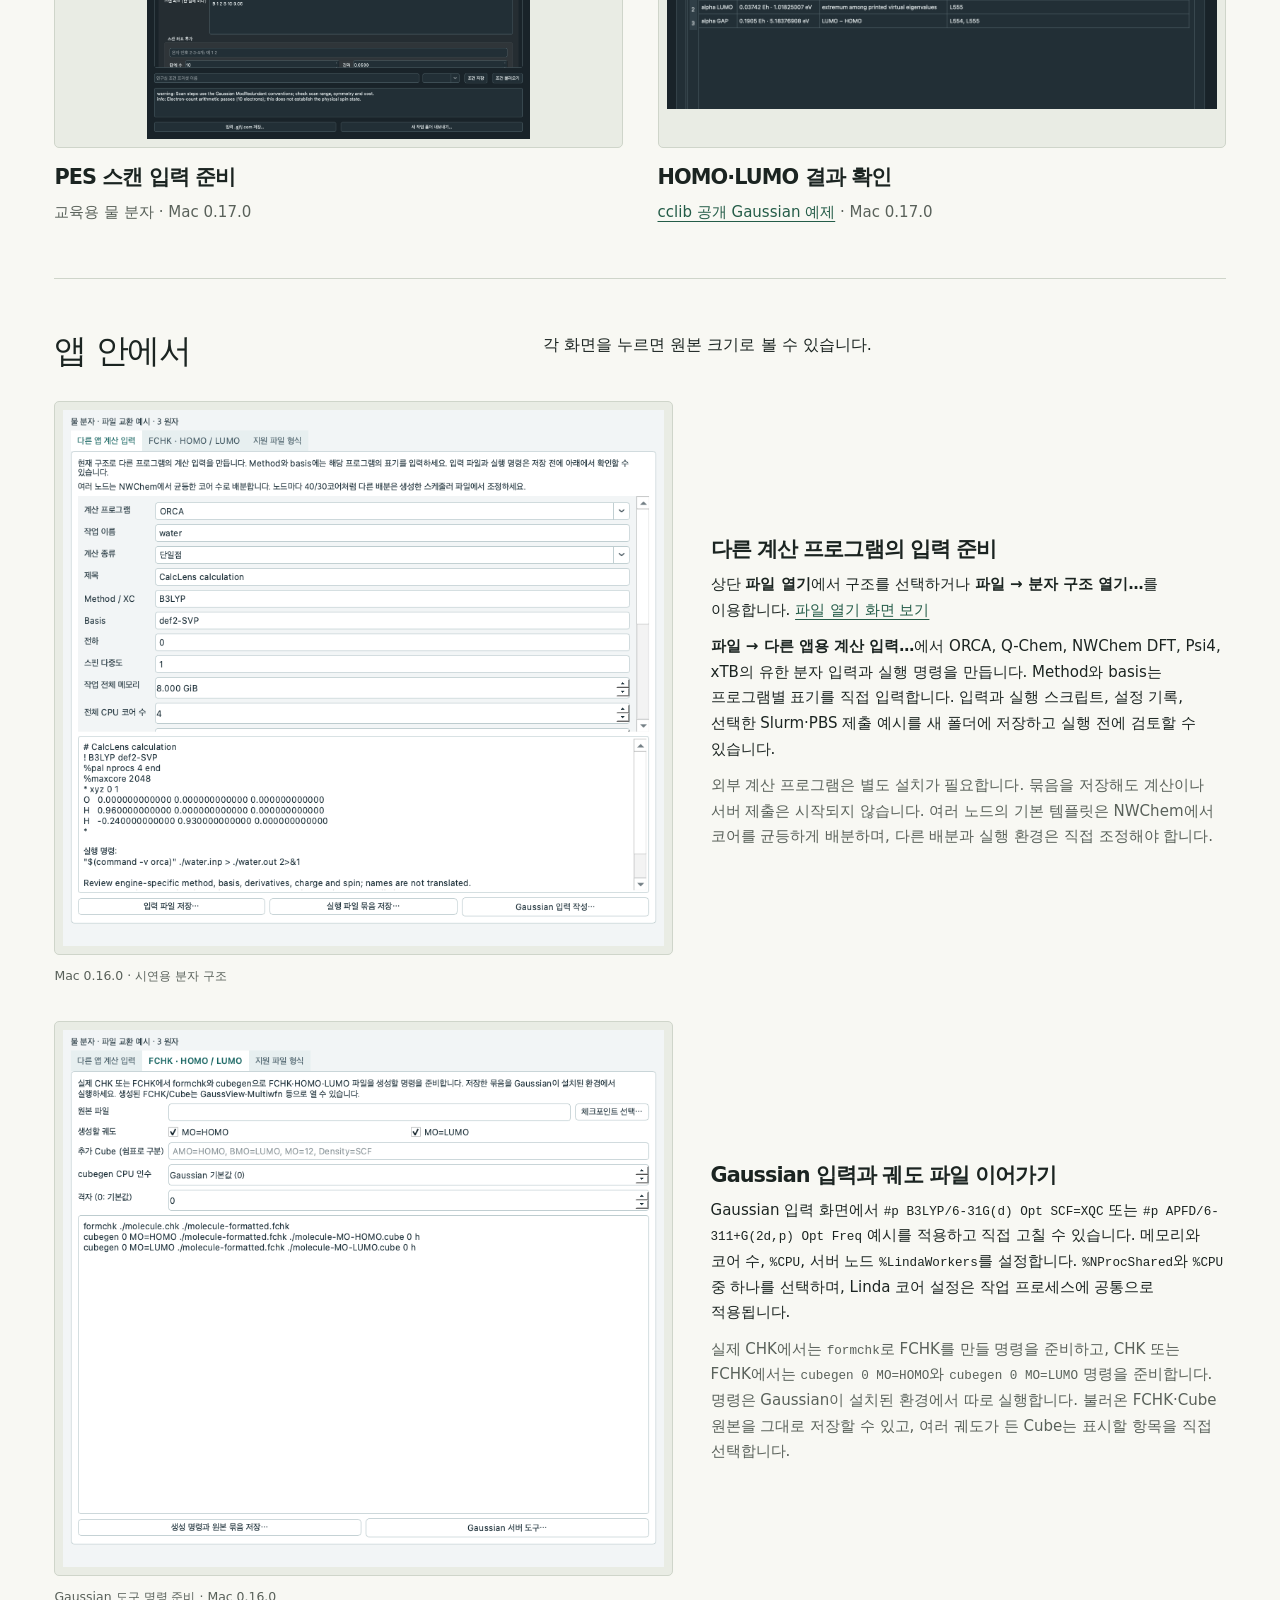
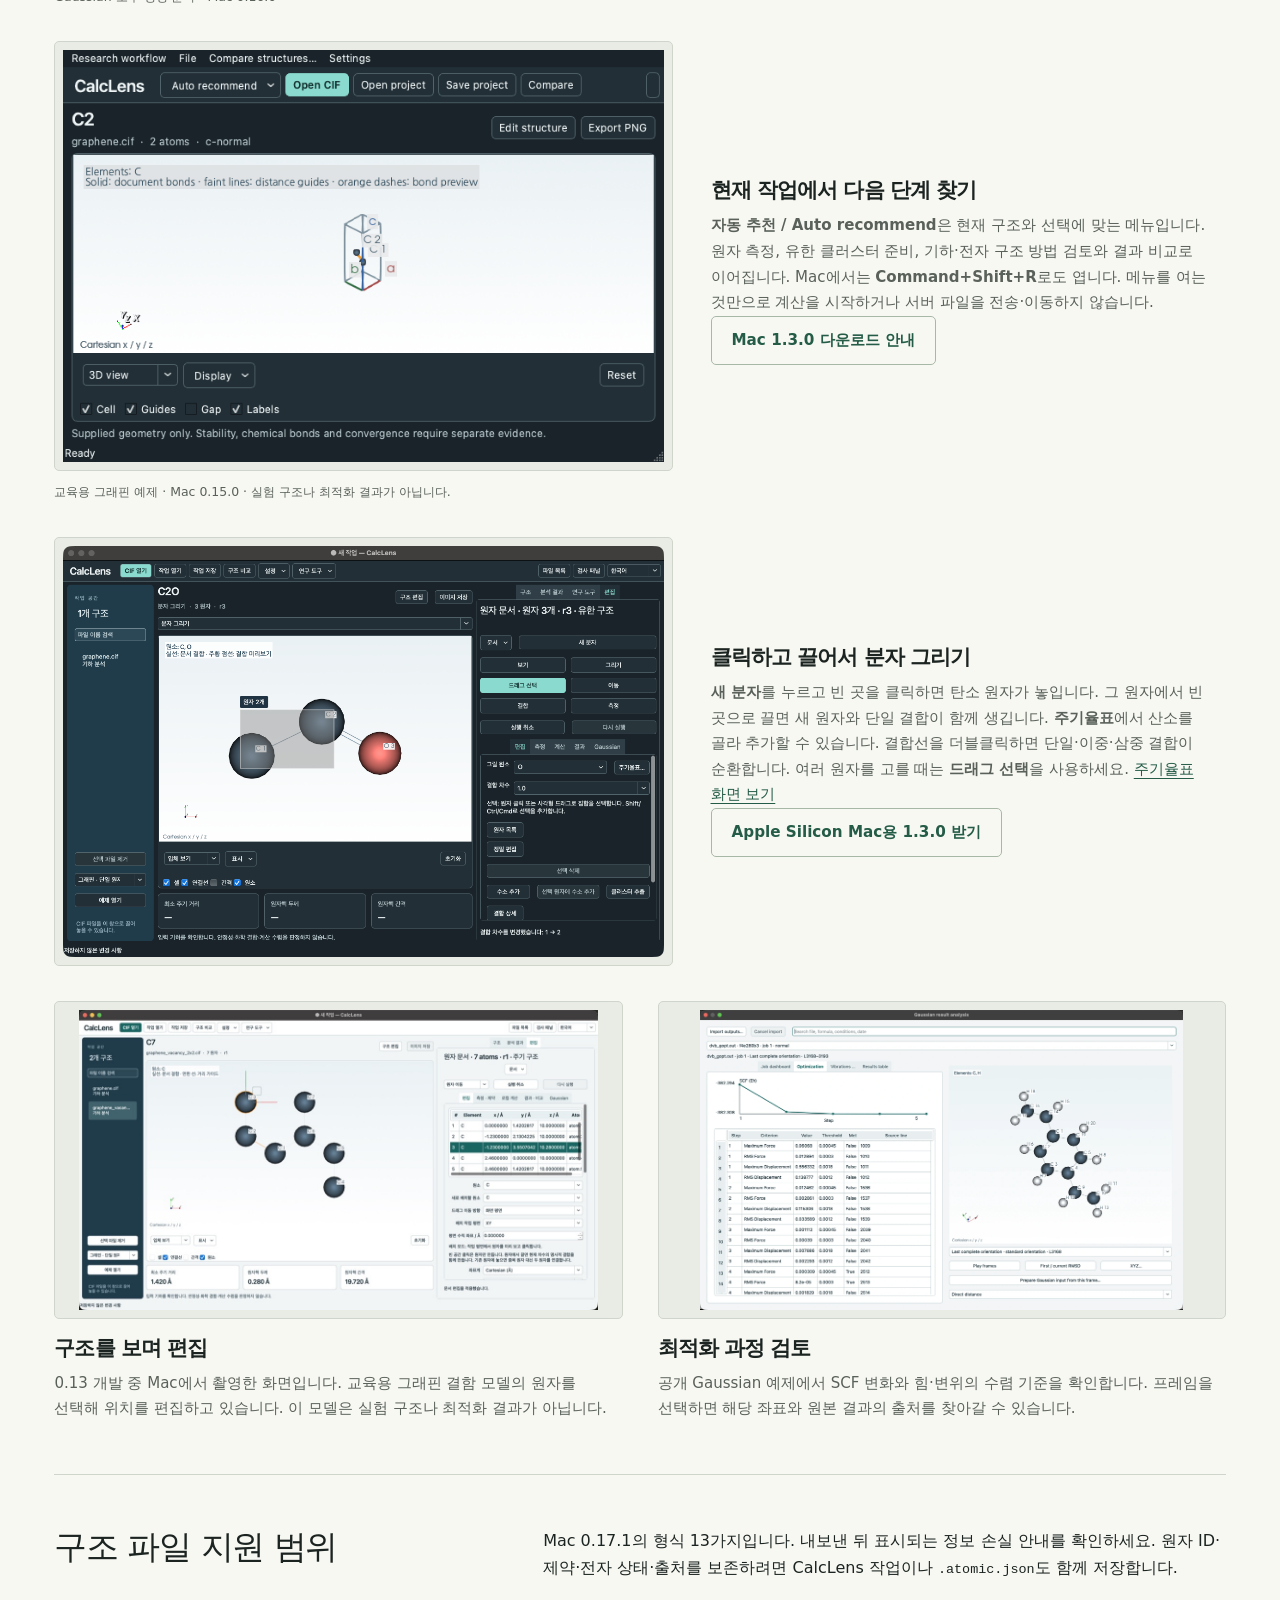
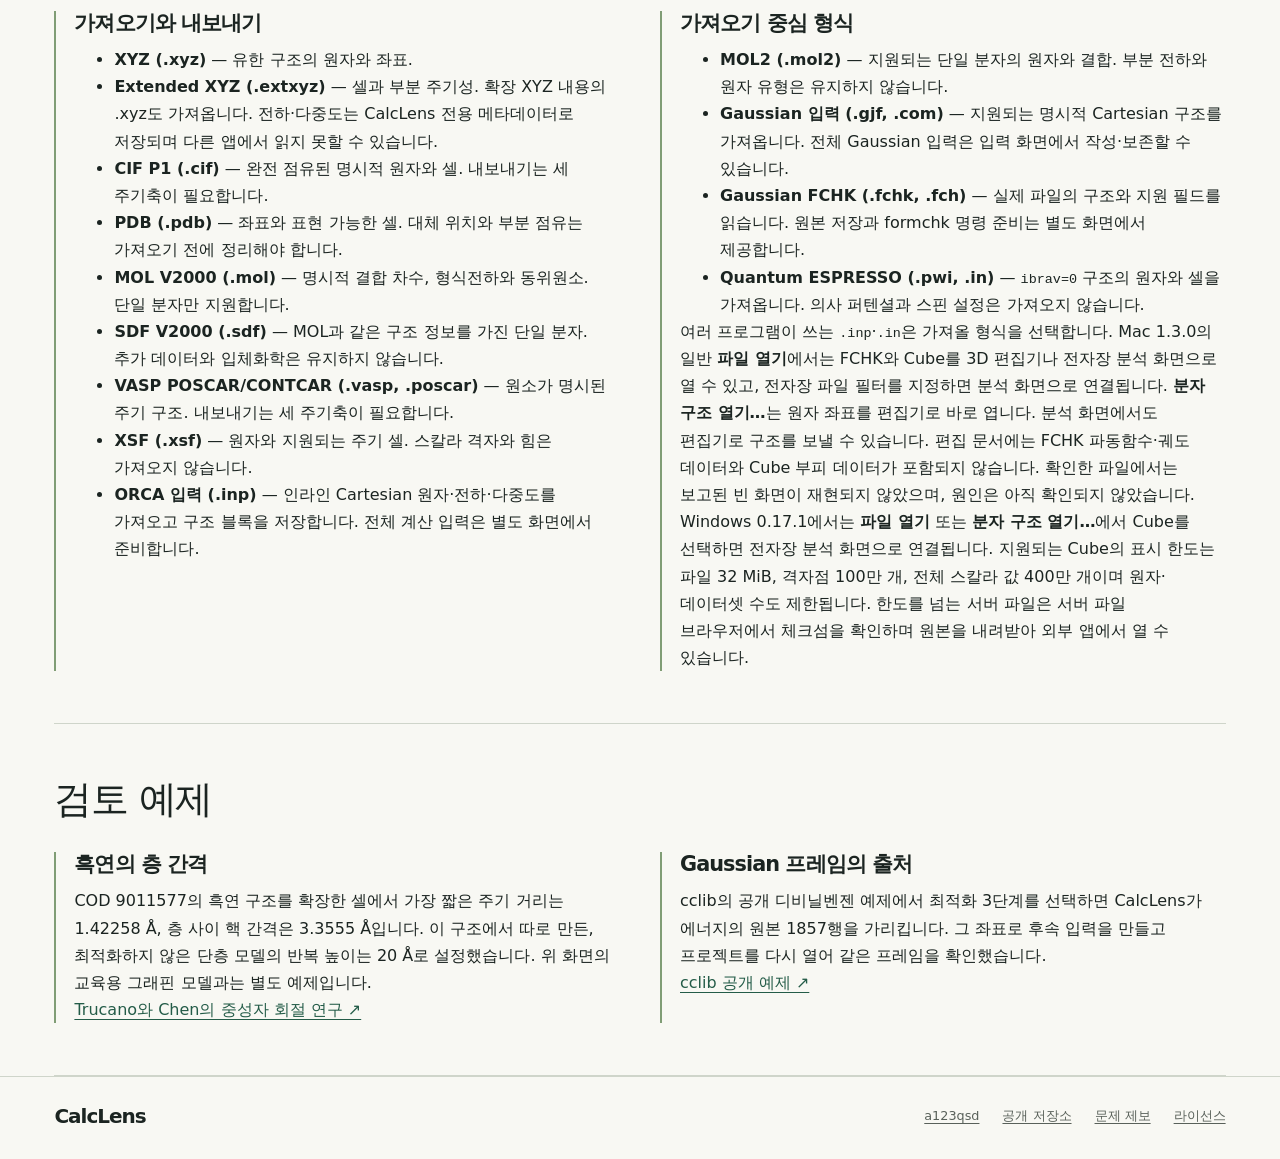
<file: guide.html>
<!doctype html>
<html lang="ko">
<head>
<meta charset="utf-8"><meta name="viewport" content="width=device-width,initial-scale=1">
<meta name="theme-color" content="#f8f8f3"><meta name="description" content="결정·분자 구조 편집부터 계산 입력 준비와 결과 검토까지. CalcLens macOS와 Windows 다운로드, 지원 범위와 실제 앱 화면."><link rel="icon" href="data:,">
<title>기능과 사용 안내 · CalcLens</title><link rel="stylesheet" href="site.css?v=1.3.0">
<link rel="alternate" hreflang="ko" href="guide.html"><link rel="alternate" hreflang="en" href="guide-en.html">

</head><body class="document-page guide-page">
<a class="skip" href="#content">본문으로</a>
<header class="mast"><div class="shell mast-inner">
<a href="index.html" class="brand" aria-label="CalcLens"><svg class="brand-line" viewBox="0 0 58 27" fill="none" aria-hidden="true"><path d="M2 24 22 8c4-3 6-3 9 1l5 6c2 3 5 3 8 1l3-2c3-2 5 0 9 4" stroke="currentColor" stroke-width="2.5" stroke-linecap="round" stroke-linejoin="round"/></svg><span>CalcLens</span></a>
<nav class="nav" aria-label="주 메뉴"><a href="index.html#product">제품</a><a href="index.html#workflows">작업 흐름</a><a href="index.html#downloads">다운로드</a><a href="guide.html">문서</a></nav>
<nav class="locale" aria-label="언어"><a href="guide.html" lang="ko" hreflang="ko" class="chosen" aria-current="page">한국어</a><a href="guide-en.html" lang="en" hreflang="en">EN</a></nav>
</div></header>
<main id="content"><div class="shell"><section class="page-intro"><p class="eyebrow">CalcLens / 문서</p><h1>기능과 사용 안내</h1><p class="intro">구조 편집, 계산 입력 준비와 결과 검토의 지원 범위를 확인하세요. 현재와 이전 버전의 실제 화면은 각 설명에 촬영 버전을 표시했습니다.</p><div class="text-links"><a href="index.html#downloads">최신 다운로드</a><a href="history.html">전체 연혁</a></div></section><section class="section" id="project"><div class="section-head"><h2>왜 만들었나요?</h2><div><p>CIF에서 짧은 원자 간 거리를 발견하면 어느 원자를 골랐는지, 이웃 셀의 이미지인지 알아야 그 값을 해석할 수 있습니다. Gaussian 계산에서도 에너지 한 줄이 어느 구조에 해당하는지 찾아야 합니다.</p><p>CalcLens는 원자 선택, 좌표, 원본 결과 행을 함께 보여줍니다. 프로젝트를 다시 열면 그때 확인한 구조와 계산 조건을 이어서 볼 수 있습니다.</p></div></div></section>
<section class="section workspace-review" id="workspace-1-3-0">
<div class="section-head"><h2>macOS 1.3.0<br>콘솔·파일·결과를 이어서</h2><div><p>구조를 보던 창에서 콘솔 크기와 파일 위치를 바꾸고, 서버 연결 상태와 Gaussian 결과를 확인합니다. 기존 구조·문서·계산 초안과 세션은 같은 작업공간에 유지합니다.</p><p>파일 위치나 서버 프로필을 고르는 것만으로 셸을 연결하거나 계산을 제출하지 않습니다. 연결·해제와 작업 실행은 각각의 명시적인 동작을 사용합니다.</p></div></div>
<div class="capabilities"><article class="capability"><span class="capability-platform">macOS 1.3.0</span><h3>끌어서 조절하는 콘솔</h3><p>콘솔 위의 7 px 경계선으로 높이를 바꾸고 최대화·복원·접기를 실행합니다. 원래 패널 크기와 구조 시점, 로그와 SSH 세션을 유지합니다. 직접 조절한 콘솔은 창이 낮아져도 그 상태를 이어갑니다.</p></article><article class="capability"><span class="capability-platform">macOS 1.3.0</span><h3>실제 연결 상태를 보여 주는 로비</h3><p>선택한 서버, 로그인 확인 결과와 실제 터미널 연결을 구분합니다. 연결·해제 버튼은 현재 셸 상태를 따릅니다. 서버 프로필이나 파일 위치를 고르는 것만으로 셸을 열지 않습니다.</p></article><article class="capability"><span class="capability-platform">macOS 1.3.0</span><h3>원격 터미널과 키보드 이동</h3><p>하단 터미널은 원격 SSH용이며 로컬 셸을 실행하지 않습니다. 빈 화면에서 연결 로비를 열 수 있고, 연결하지 않았을 때는 Tab으로 다른 컨트롤로 이동합니다. 연결이 끝난 뒤에도 남은 출력은 복사할 수 있습니다.</p></article><article class="capability"><span class="capability-platform">macOS 1.3.0</span><h3>하나의 파일 위치 선택기</h3><p>현재 프로젝트·로컬 폴더·서버 파일을 한 곳에서 전환합니다. 파일 모델과 선택 상태를 유지하며 예제와 보조 동작은 헤더 메뉴에 모았습니다. 낮은 패널에서는 내용을 스크롤해 아래쪽 동작까지 접근합니다.</p></article><article class="capability"><span class="capability-platform">macOS 1.3.0</span><h3>원자 맞춤과 셀 전체 맞춤</h3><p>원자 맞춤은 원자를 중심으로, 셀 전체 맞춤은 진공을 포함한 격자와 원자를 표시합니다. 두 동작은 현재 방향을 유지하고 옆의 문구가 현재 맞춤 중심을 알려 줍니다. R과 방향 프리셋은 방향을 초기화합니다. 좁은 헤더는 줄을 바꾸고 긴 파일명·상태는 전체 툴팁을 유지합니다.</p></article><article class="capability"><span class="capability-platform">macOS 1.3.0</span><h3>Gaussian 결과와 원본 발췌</h3><p>Gaussian 결과 열기 또는 Command+Shift+G로 .log/.out을 엽니다. 선택한 계산 단계의 원본에 기록된 상태·에너지·수렴·진동수를 요약하고 발췌를 펼쳐 확인합니다. 원본 행으로 이동하는 표와 내보내기는 유지하며, 기록되지 않은 값과 빈 필터 결과를 구분합니다.</p></article></div>
<figure class="product-shot"><a class="screen-link" href="assets/calclens-gaussian-results-1.3.0.png" aria-label="Gaussian 결과 화면 원본 크기로 보기"><img src="assets/calclens-gaussian-results-1.3.0.png" width="2440" height="1560" alt="CalcLens macOS 1.3.0의 한국어·어두운 테마 Cocoa 결과 화면. Gaussian 형식 검증용 로그의 두 번째 작업 요약과 행 번호가 있는 원본 발췌를 함께 표시합니다." loading="lazy"></a><figcaption><span>macOS 1.3.0 · Gaussian 형식 검증용 예제·작업 2 · 한국어·어두운 테마 · 실제 Cocoa 화면</span><a href="assets/calclens-gaussian-results-1.3.0.png">원본 크기로 보기 <span aria-hidden="true">↗</span></a></figcaption><p class="fine">선택한 작업의 요약과 원본 행 연결을 확인하기 위한 예제 데이터입니다. 실제 과학 계산의 결과를 뜻하지 않습니다.</p></figure>
<p class="feature-note">.log/.out은 계산 결과, .gjf/.com은 계산 입력입니다. FCHK·Cube는 전자구조 분석에서 열며 일반 파일 열기로 원자 좌표를 편집기에 가져올 수도 있습니다. 원본에 없는 값을 0으로 해석하지 마세요. 정상 종료는 안정성이나 최적화 수렴을 보장하지 않습니다.</p>
<div class="text-links"><a href="https://github.com/a123qsd/calclens-showcase/releases/download/v1.3.0/CalcLens-1.3.0-Guide.ko.md">1.3.0 Mac 사용 안내</a><a href="https://github.com/a123qsd/calclens-showcase/releases/download/v1.3.0/CalcLens-1.3.0-Release-notes.ko.md">변경 사항</a><a href="https://github.com/a123qsd/calclens-showcase/releases/download/v1.3.0/release-verification.json">완료된 배포 검증 기록</a></div>
</section>
<section class="section viewport-review" id="viewport-1-2-3">
<div class="section-head"><h2>macOS 1.2.3<br>원자를 중심에 두는 3D 보기</h2><div><p>큰 셀 안의 작은 구조를 셀 전체에 맞추면 원자가 한쪽에 작게 보일 수 있었습니다. 기본 맞춤과 회전 중심을 원자로 바꾸고, 셀·선택·측정 맞춤을 따로 유지합니다.</p><p>아래는 같은 검증용 5원자 구조를 같은 방향에서 연 실제 macOS 화면입니다. 단독 뷰포트 800 × 560 논리 픽셀, DPR 2의 원본 캡처이며 영어 인터페이스를 사용했습니다.</p></div></div>
<div class="flows viewport-comparison"><article class="workflow"><h3>1.2.2 · 셀 중심 맞춤</h3><a class="shot" href="assets/calclens-viewport-1.2.3-before.png"><img src="assets/calclens-viewport-1.2.3-before.png" width="1600" height="1120" alt="수정 전 실제 뷰포트. 큰 셀에 맞춰져 5개 원자가 아래쪽에 작게 모여 있습니다." loading="lazy"></a><p>셀의 빈 공간까지 포함해 원자가 작게 보이고 원자 중심에서 떨어진 지점을 기준으로 회전했습니다.</p></article><article class="workflow"><h3>1.2.3 · 원자 중심 맞춤</h3><a class="shot" href="assets/calclens-viewport-1.2.3-after.png"><img src="assets/calclens-viewport-1.2.3-after.png" width="1600" height="1120" alt="수정 후 실제 뷰포트. 같은 5개 원자가 화면 중심에 확대되어 표시되고 투명한 원자 라벨이 보입니다." loading="lazy"></a><p>원자 범위를 기준으로 맞춥니다. 방향을 유지한 맞춤과 방향까지 되돌리는 R 초기화를 구분합니다.</p></article></div>
<div class="viewport-notes"><h3>조작과 표시에서 바뀐 점</h3><ul><li>포커스 이탈·모드 변경·창 크기 변경으로 카메라 조작이 끝나면 마지막 시점을 유지합니다. Esc는 그 조작 시작 시점으로 돌아갑니다. 최적화 결과를 열 때도 완료 직전 시점을 유지합니다.</li><li>라벨은 원자 구체와 간격을 두고 투명한 배경으로 표시합니다. 측정·선택·호버에 우선순위를 주며, 밀집된 장면에서는 일반 라벨 일부를 숨길 수 있습니다. 좌표축 표시는 96 × 96 논리 픽셀 영역을 유지합니다.</li><li>주황 점선 미리보기는 취소·모드·문서·포커스가 바뀌면 정리합니다. 저장 결합, CIF 거리 가이드, 측정선, 임시 미리보기의 뜻을 구분하며 실제 거리 가이드는 유지합니다.</li><li>결합 차수 더블클릭 편집은 그리기·결합 모드로 한정합니다. 주기 이미지의 원자 ID와 셀 이동을 함께 추적하고, 보이지 않는 이동 핸들은 선택하지 않습니다.</li></ul>
<details class="verification-notes"><summary>검증 수치와 확인하지 않은 범위</summary><p>검증 소스를 macOS Apple Silicon, Python 3.12.16, PySide6 6.12.0, VTK 9.7.2에서 실행했습니다. 통합 offscreen 검사는 648건 통과·1건 제외였고, 마지막 미리보기 보완 후 영향 범위 124건, 입력 재생 시험 절차 52건, 실제 Cocoa 창 자동 검사 150건이 각각 통과했습니다. 서로 겹치는 검사이므로 합산하지 않습니다.</p><p>같은 조건의 비대칭 구조와 멀리 이동한 구조에서 고정한 원자 맞춤 중심의 최대 화면 이동량은 약 228 px·204 px에서 각각 0 px로 줄었습니다. 통합 창의 세 번의 카메라 조작에서 저장 상태 알림과 상태 표시 갱신은 각각 72회에서 3회로 줄었고 복구 저장은 전후 3회였습니다.</p><p>입력부터 VTK 렌더까지의 지연은 장면에 따라 늘거나 줄었습니다. 이 결과는 전체 FPS 향상을 뜻하지 않습니다. 실제 마우스·트랙패드, 배율이 다른 외부 모니터 간 이동, 장기 메모리 안정성과 디스플레이에 나타나는 최종 지연은 확인하지 않았습니다.</p><p><a href="https://github.com/a123qsd/calclens-showcase/releases/download/v1.2.3/release-verification.json">배포 검증 기록</a> · <a href="assets/calclens-macos-1.2.3.png">전체 Cocoa 창 원본</a> · <a href="https://github.com/a123qsd/calclens-showcase/releases/tag/v1.2.3">1.2.3 릴리스 자료</a></p></details></div>
</section>
<section class="section" id="features"><div class="section-head"><h2>어떤 일을 할 수 있나요?</h2><p>Mac 1.3.0와 Windows 0.17.1에서 구조 편집, 자동 추천·사전 검사, 에너지 비교, 파일 교환과 Gaussian 고급 입력·결과 분석을 제공합니다. 기본 Windows 계산 엔진은 RDKit UFF·MMFF94s입니다. PySCF와 GFN2-xTB는 Windows 기본 설치에 포함되지 않습니다.</p></div><div class="capabilities"><article class="capability" id="workspace-files-problems"><span class="capability-platform">macOS 1.3.0</span><h3>로컬·서버 파일과 문제 진단</h3><p>파일 위치 선택기에서 현재 프로젝트·로컬 폴더·서버 파일을 고르고, 하단 문제 탭에서 현재 작업의 진단을 확인합니다. 구조 뷰어와 검사 패널, 터미널·작업·로그를 같은 창에서 이어갑니다.</p></article><article class="capability"><span class="capability-platform">Mac · Windows</span><h3>CIF 구조와 주기 거리</h3><p>CIF를 열어 셀을 반복하고 원자를 선택해 거리·각도·이면각을 측정합니다. 짧은 주기 거리의 이웃 셀과 이동값, 층 두께와 간격도 확인할 수 있습니다.</p></article><article class="capability"><span class="capability-platform">Mac · Windows</span><h3>프로젝트와 구조 비교</h3><p>구조별 조건과 메모를 저장하고 작업을 다시 엽니다. 두 구조의 원자 대응을 확인한 뒤 분자 RMSD 또는 같은 셀의 주기 변위를 비교할 수 있습니다.</p></article><article class="capability"><span class="capability-platform">Mac · Windows</span><h3>Gaussian 결과 읽기</h3><p>출력의 최적화 단계, SCF 에너지, 진동 모드와 IR 세기를 확인합니다. 선택한 결과의 원본 행과 좌표를 살펴보고 그 구조로 후속 입력을 만듭니다.</p></article><article class="capability"><span class="capability-platform">Mac · Windows</span><h3>Gaussian 입력과 서버 작업</h3><p>전하·다중도와 계산 조건을 지정해 입력과 작업 폴더를 준비합니다. SSH 프로필과 연구실 실행 설정을 이용한 작업 제출·상태 확인을 지원합니다. Gaussian은 별도 서버에서 실행됩니다.</p></article><article class="capability"><span class="capability-platform">Mac · Windows</span><h3>전하와 전자밀도</h3><p>외부 전하 JSON과 Cube를 불러와 구조에 표시합니다. 지원하는 VASP CHGCAR의 첫 총밀도 블록에서 평면 평균과 누적 전자수도 확인할 수 있습니다.</p></article><article class="capability"><span class="capability-platform">Mac · Windows</span><h3>그림과 결과 내보내기</h3><p>구조와 밀도 프로파일을 PNG 또는 PDF로 저장합니다. 출력 그림에 원본과 표시 조건을 기록하고 결과 표를 CSV로 내보낼 수 있습니다.</p></article><article class="capability"><span class="capability-platform">Mac 1.3.0 · Windows 0.17.1</span><h3>같은 화면에서 구조 편집</h3><p>CIF 구조와 분자를 검토하던 3D 화면에서 원자를 선택하고 이동하거나 추가합니다. 결합과 좌표를 편집하고 변경을 되돌릴 수 있습니다.</p></article><article class="capability"><span class="capability-platform">Mac 1.3.0 · Windows 0.17.1 · 실험적</span><h3>소분자 CPU 계산</h3><p>두 운영체제의 기본 설치에서 RDKit의 MMFF94s·UFF 역장으로 유한 분자를 계산합니다. Mac은 GFN2-xTB와 PySCF DFT도 제공합니다. 주기 구조는 선택한 원자로 유한 클러스터를 만든 뒤 계산하며, 주기 DFT와 GPU DFT는 지원 범위 밖입니다.</p></article><article class="capability"><span class="capability-platform">Mac 1.3.0 · Windows 0.17.1</span><h3>현재 작업 추천과 원자별 사전 검사</h3><p><strong>자동 추천</strong>에서 선택한 원자, 주기 구조, 계산 결과와 서버 화면에 맞는 다음 단계를 고릅니다. UFF·MMFF94s는 실제 결합·전하 상태의 지원 여부를 확인하고, 특정할 수 있는 미지원 원소·원자 번호·유형을 표시합니다. 방법 추천을 적용한 뒤 계산은 따로 실행합니다.</p></article><article class="capability"><span class="capability-platform">Mac 1.3.0 · Windows 0.17.1</span><h3>계산 전·후 에너지와 비교 조건</h3><p>저장된 입력과 결과 구조를 나란히 보고 초기·최종 에너지와 ΔE를 확인합니다. 힘장·xTB·DFT 에너지의 종류를 구분하며, 두 결과의 조건이 다르면 순위 대신 제한 이유를 표시합니다. 검증 조건을 만족한 UKS 최적화에는 단열 스핀 에너지 차이를 표시할 수 있습니다.</p></article><article class="capability"><span class="capability-platform">Mac 1.3.0 · Windows 0.17.1</span><h3>다른 앱과 구조·계산 입력 교환</h3><p>13가지 구조 형식의 지원 범위를 확인하고, ORCA·Q-Chem·NWChem DFT·Psi4·xTB 입력과 실행 파일 묶음을 준비합니다. 외부 프로그램은 별도 설치해야 하며 저장만으로 계산이 시작되지는 않습니다.</p></article><article class="capability"><span class="capability-platform">Mac 1.3.0 · Windows 0.17.1</span><h3>Gaussian 경로와 궤도 파일 준비</h3><p>Gaussian 경로 예시와 메모리·코어·서버 노드를 입력합니다. 실제 체크포인트의 FCHK 변환과 HOMO·LUMO Cube 생성 명령을 준비하고 여러 궤도 중 표시할 데이터를 선택합니다.</p></article></div><p class="feature-note">실제 연구실 Gaussian 서버 제출은 아직 검증하지 않았습니다. 계산 결과와 구조의 타당성은 입력과 계산 조건을 함께 검토해야 합니다.</p></section>
<section class="section" id="gaussian-advanced"><div class="section-head"><h2>Mac 1.3.0 · Windows 0.17.1<br>Gaussian 계산 준비와 결과</h2><div><p>현재 구조에서 계산별 입력을 만들고, 계산을 마친 뒤 로그와 체크포인트·Cube 파일을 가져와 기록된 결과를 살펴봅니다. 방법과 기저, 전하와 다중도는 사용자가 정합니다.</p><p>Gaussian은 별도로 설치된 연구실 서버에서 실행합니다. 입력과 작업 폴더를 저장하는 것만으로 계산이 시작되지는 않습니다. 실제 Gaussian 서버 실행은 이번 배포에서 검증하지 않았습니다.</p></div></div><div class="capabilities">
<article class="capability"><span class="capability-platform">01 · HOMO / LUMO</span><h3>궤도와 전자밀도</h3><p>로그나 FCHK의 궤도 에너지와 Cube의 등가면을 확인합니다. 작업 폴더에는 formchk·cubegen 후처리 안내가 들어 있습니다. 계산에 맞게 단일 궤도 또는 α·β 분리 방식을 선택하며 기존 출력은 덮어쓰지 않습니다.</p></article>
<article class="capability"><span class="capability-platform">02 · PES SCAN</span><h3>결합·각도·이면각 스캔</h3><p>결합 길이, 각도 또는 이면각을 바꾸며 나머지 구조를 최적화하는 relaxed scan 입력을 만듭니다. 출력에 기록된 완료 지점의 좌표와 에너지를 표시합니다.</p></article>
<article class="capability"><span class="capability-platform">03 · PBC</span><h3>주기 구조 에너지와 최적화</h3><p>현재 활성화된 주기 축 1~3개의 격자 벡터를 Tv로 내보내 Gaussian 단일점 에너지 또는 구조 최적화 입력을 준비합니다. 이는 서버용 Gaussian 입력 지원이며 로컬 주기 DFT나 GPU DFT 계산이 새로 추가된 것은 아닙니다.</p></article>
<article class="capability"><span class="capability-platform">04 · TRANSITION STATE</span><h3>전이상태 최적화와 진동수</h3><p><code>Opt=(TS,CalcFC) Freq</code> 입력을 준비하고 출력에서 허수 진동수와 모드를 확인합니다. 허수 진동수가 하나여도 의도한 반응의 전이상태인지는 별도로 확인해야 합니다.</p></article>
<article class="capability"><span class="capability-platform">05 · IRC</span><h3>반응 경로</h3><p>IRC 입력을 준비하고 결과에 기록된 방향, 반응 좌표와 에너지를 확인합니다. 경로 양쪽 끝이 의도한 반응물과 생성물인지는 자동으로 판정하지 않습니다.</p></article>
<article class="capability"><span class="capability-platform">06 · STABILITY</span><h3>SCF 안정성</h3><p><code>Stable=Opt</code> 입력과 출력의 stable·unstable 문구를 확인합니다. 안정성 관측과 SCF 수렴은 별도로 표시합니다.</p></article>
<article class="capability"><span class="capability-platform">07 · TD-DFT</span><h3>여기 상태</h3><p>여기 상태 수 등 TD-DFT 옵션을 정하고 출력에 기록된 여기 에너지, 파장과 진동자 세기를 확인합니다.</p></article>
<article class="capability"><span class="capability-platform">08 · NMR</span><h3>자기 차폐 상수</h3><p>NMR 입력을 만들고 원자별 자기 차폐 상수를 확인합니다. 화학적 이동을 구하려면 별도의 기준값이 필요합니다.</p></article></div>
<p class="feature-note">작업 이름과 제목, 체크포인트 이름을 정하고 제안된 입력·로그 등 파일명을 확인한 뒤 새 작업 폴더를 만들 수 있습니다. 같은 이름으로 다시 내보내도 고유 작업 ID를 사용합니다. 결과를 표와 그래프로 살펴보고 표에서 원본 행을 찾아갈 수 있습니다. CSV에는 출처 행 번호가 포함됩니다. 잘렸거나 형식이 잘못된 출력의 누락된 값은 추정하지 않으며, 큰 파일을 스트리밍 방식으로 읽을 때도 원본 행을 보존합니다. PES 요약의 에너지 기준값과 IRC의 경로 분할도 반영합니다.</p>
<p class="feature-note">이전 초안을 복원할 때 입력 중이던 유효하지 않은 숫자도 보존합니다. 좁은 창에서는 검사 패널을 스크롤해 계산과 도구에 접근할 수 있습니다.</p>
<div class="flows"><article class="workflow"><a class="shot" href="assets/gaussian-jobs-0.17.0.png"><img src="assets/gaussian-jobs-0.17.0.png" width="2120" height="1662" alt="교육용 물 분자의 결합 길이 PES 스캔을 준비하는 Mac 0.17.0 화면" loading="lazy"></a><h3>PES 스캔 입력 준비</h3><p>교육용 물 분자 · Mac 0.17.0</p></article><article class="workflow"><a class="shot" href="assets/gaussian-orbitals-0.17.0.png"><img src="assets/gaussian-orbitals-0.17.0.png" width="2400" height="1040" alt="공개 Gaussian 예제의 HOMO·LUMO 에너지와 원본 행을 보여주는 Mac 0.17.0 화면" loading="lazy"></a><h3>HOMO·LUMO 결과 확인</h3><p><a href="https://github.com/cclib/cclib/blob/0c6e08e0a0d04b308201666793030ef3b77b2973/data/Gaussian/basicGaussian16/dvb_ir.out">cclib 공개 Gaussian 예제</a> · Mac 0.17.0</p></article></div></section>
<section class="section" id="workflows"><div class="section-head"><h2>앱 안에서</h2><p>각 화면을 누르면 원본 크기로 볼 수 있습니다.</p></div><div class="flows"><article class="workflow drawing-workflow" id="external-inputs"><figure><a class="shot" href="assets/interchange-0.16.0.png"><img src="assets/interchange-0.16.0.png" width="850" height="760" alt="Mac 0.16.0에서 다른 계산 프로그램용 입력과 실행 명령을 준비하는 화면" loading="lazy"></a><figcaption class="caption">Mac 0.16.0 · 시연용 분자 구조</figcaption></figure><div><h3>다른 계산 프로그램의 입력 준비</h3><p>상단 <strong>파일 열기</strong>에서 구조를 선택하거나 <strong>파일 → 분자 구조 열기…</strong>를 이용합니다. <a href="assets/open-files-0.16.0.png">파일 열기 화면 보기</a></p><p><strong>파일 → 다른 앱용 계산 입력…</strong>에서 ORCA, Q-Chem, NWChem DFT, Psi4, xTB의 유한 분자 입력과 실행 명령을 만듭니다. Method와 basis는 프로그램별 표기를 직접 입력합니다. 입력과 실행 스크립트, 설정 기록, 선택한 Slurm·PBS 제출 예시를 새 폴더에 저장하고 실행 전에 검토할 수 있습니다.</p><p>외부 계산 프로그램은 별도 설치가 필요합니다. 묶음을 저장해도 계산이나 서버 제출은 시작되지 않습니다. 여러 노드의 기본 템플릿은 NWChem에서 코어를 균등하게 배분하며, 다른 배분과 실행 환경은 직접 조정해야 합니다.</p></div></article><article class="workflow drawing-workflow" id="checkpoint-tools"><figure><a class="shot" href="assets/checkpoint-tools-0.16.0.png"><img src="assets/checkpoint-tools-0.16.0.png" width="850" height="760" alt="Mac 0.16.0에서 체크포인트와 HOMO·LUMO Cube 생성 명령을 준비하는 화면" loading="lazy"></a><figcaption class="caption">Gaussian 도구 명령 준비 · Mac 0.16.0</figcaption></figure><div><h3>Gaussian 입력과 궤도 파일 이어가기</h3><p>Gaussian 입력 화면에서 <code>#p B3LYP/6-31G(d) Opt SCF=XQC</code> 또는 <code>#p APFD/6-311+G(2d,p) Opt Freq</code> 예시를 적용하고 직접 고칠 수 있습니다. 메모리와 코어 수, <code>%CPU</code>, 서버 노드 <code>%LindaWorkers</code>를 설정합니다. <code>%NProcShared</code>와 <code>%CPU</code> 중 하나를 선택하며, Linda 코어 설정은 작업 프로세스에 공통으로 적용됩니다.</p><p>실제 CHK에서는 <code>formchk</code>로 FCHK를 만들 명령을 준비하고, CHK 또는 FCHK에서는 <code>cubegen 0 MO=HOMO</code>와 <code>cubegen 0 MO=LUMO</code> 명령을 준비합니다. 명령은 Gaussian이 설치된 환경에서 따로 실행합니다. 불러온 FCHK·Cube 원본을 그대로 저장할 수 있고, 여러 궤도가 든 Cube는 표시할 항목을 직접 선택합니다.</p></div></article><article class="workflow drawing-workflow" id="auto-recommend"><figure><a class="shot" href="assets/auto-recommend-0.15.0.png"><img src="assets/auto-recommend-0.15.0.png" width="700" height="480" alt="Mac 0.15.0의 교육용 그래핀 예제와 주 도구 모음의 Auto recommend 버튼" loading="lazy"></a><figcaption class="caption">교육용 그래핀 예제 · Mac 0.15.0 · 실험 구조나 최적화 결과가 아닙니다.</figcaption></figure><div><h3>현재 작업에서 다음 단계 찾기</h3><p><strong>자동 추천 / Auto recommend</strong>은 현재 구조와 선택에 맞는 메뉴입니다. 원자 측정, 유한 클러스터 준비, 기하·전자 구조 방법 검토와 결과 비교로 이어집니다. Mac에서는 <strong>Command+Shift+R</strong>로도 엽니다. 메뉴를 여는 것만으로 계산을 시작하거나 서버 파일을 전송·이동하지 않습니다.</p><a class="button secondary" href="index.html#downloads">Mac 1.3.0 다운로드 안내</a></div></article><article class="workflow drawing-workflow" id="molecule-drawing"><a class="shot" href="assets/molecule-drawing-0.14.0.webp"><img src="assets/molecule-drawing-0.14.0.webp" width="2360" height="1616" alt="CalcLens에서 탄소 두 개를 드래그로 선택하는 장면. 오른쪽 산소는 탄소와 이중 결합으로 이어져 있습니다." loading="lazy"></a><div><h3>클릭하고 끌어서 분자 그리기</h3><p><strong>새 분자</strong>를 누르고 빈 곳을 클릭하면 탄소 원자가 놓입니다. 그 원자에서 빈 곳으로 끌면 새 원자와 단일 결합이 함께 생깁니다. <strong>주기율표</strong>에서 산소를 골라 추가할 수 있습니다. 결합선을 더블클릭하면 단일·이중·삼중 결합이 순환합니다. 여러 원자를 고를 때는 <strong>드래그 선택</strong>을 사용하세요. <a href="assets/periodic-table-0.14.0.webp">주기율표 화면 보기</a></p><a class="button secondary" href="https://github.com/a123qsd/calclens-showcase/releases/download/v1.3.0/CalcLens-1.3.0-macOS-Apple-Silicon.dmg">Apple Silicon Mac용 1.3.0 받기</a></div></article><article class="workflow"><a class="shot" href="assets/integrated-preview.jpg"><img width="1080" height="624" src="assets/integrated-preview.jpg" alt="교육용 그래핀 결함 모델에서 탄소 원자를 선택하고 오른쪽 편집 패널에 좌표를 표시한 macOS 앱 화면" loading="lazy"></a><h3>구조를 보며 편집</h3><p>0.13 개발 중 Mac에서 촬영한 화면입니다. 교육용 그래핀 결함 모델의 원자를 선택해 위치를 편집하고 있습니다. 이 모델은 실험 구조나 최적화 결과가 아닙니다.</p></article><article class="workflow"><a class="shot" href="assets/gaussian.webp"><img width="2100" height="1306" src="assets/gaussian.webp" alt="공개 디비닐벤젠 Gaussian 출력의 SCF 그래프, 수렴 기준 표와 분자 구조를 표시한 실제 앱 창" loading="lazy"></a><h3>최적화 과정 검토</h3><p>공개 Gaussian 예제에서 SCF 변화와 힘·변위의 수렴 기준을 확인합니다. 프레임을 선택하면 해당 좌표와 원본 결과의 출처를 찾아갈 수 있습니다.</p></article></div></section>
<section class="section" id="geometry-formats"><div class="section-head"><h2>구조 파일 지원 범위</h2><p>Mac 0.17.1의 형식 13가지입니다. 내보낸 뒤 표시되는 정보 손실 안내를 확인하세요. 원자 ID·제약·전자 상태·출처를 보존하려면 CalcLens 작업이나 <code>.atomic.json</code>도 함께 저장합니다.</p></div><div class="cases"><article><h3>가져오기와 내보내기</h3><ul><li><strong>XYZ (.xyz)</strong> — 유한 구조의 원자와 좌표.</li><li><strong>Extended XYZ (.extxyz)</strong> — 셀과 부분 주기성. 확장 XYZ 내용의 .xyz도 가져옵니다. 전하·다중도는 CalcLens 전용 메타데이터로 저장되며 다른 앱에서 읽지 못할 수 있습니다.</li><li><strong>CIF P1 (.cif)</strong> — 완전 점유된 명시적 원자와 셀. 내보내기는 세 주기축이 필요합니다.</li><li><strong>PDB (.pdb)</strong> — 좌표와 표현 가능한 셀. 대체 위치와 부분 점유는 가져오기 전에 정리해야 합니다.</li><li><strong>MOL V2000 (.mol)</strong> — 명시적 결합 차수, 형식전하와 동위원소. 단일 분자만 지원합니다.</li><li><strong>SDF V2000 (.sdf)</strong> — MOL과 같은 구조 정보를 가진 단일 분자. 추가 데이터와 입체화학은 유지하지 않습니다.</li><li><strong>VASP POSCAR/CONTCAR (.vasp, .poscar)</strong> — 원소가 명시된 주기 구조. 내보내기는 세 주기축이 필요합니다.</li><li><strong>XSF (.xsf)</strong> — 원자와 지원되는 주기 셀. 스칼라 격자와 힘은 가져오지 않습니다.</li><li><strong>ORCA 입력 (.inp)</strong> — 인라인 Cartesian 원자·전하·다중도를 가져오고 구조 블록을 저장합니다. 전체 계산 입력은 별도 화면에서 준비합니다.</li></ul></article><article><h3>가져오기 중심 형식</h3><ul><li><strong>MOL2 (.mol2)</strong> — 지원되는 단일 분자의 원자와 결합. 부분 전하와 원자 유형은 유지하지 않습니다.</li><li><strong>Gaussian 입력 (.gjf, .com)</strong> — 지원되는 명시적 Cartesian 구조를 가져옵니다. 전체 Gaussian 입력은 입력 화면에서 작성·보존할 수 있습니다.</li><li><strong>Gaussian FCHK (.fchk, .fch)</strong> — 실제 파일의 구조와 지원 필드를 읽습니다. 원본 저장과 formchk 명령 준비는 별도 화면에서 제공합니다.</li><li><strong>Quantum ESPRESSO (.pwi, .in)</strong> — <code>ibrav=0</code> 구조의 원자와 셀을 가져옵니다. 의사 퍼텐셜과 스핀 설정은 가져오지 않습니다.</li></ul><p>여러 프로그램이 쓰는 <code>.inp</code>·<code>.in</code>은 가져올 형식을 선택합니다. Mac 1.3.0의 일반 <strong>파일 열기</strong>에서는 FCHK와 Cube를 3D 편집기나 전자장 분석 화면으로 열 수 있고, 전자장 파일 필터를 지정하면 분석 화면으로 연결됩니다. <strong>분자 구조 열기…</strong>는 원자 좌표를 편집기로 바로 엽니다. 분석 화면에서도 편집기로 구조를 보낼 수 있습니다. 편집 문서에는 FCHK 파동함수·궤도 데이터와 Cube 부피 데이터가 포함되지 않습니다. 확인한 파일에서는 보고된 빈 화면이 재현되지 않았으며, 원인은 아직 확인되지 않았습니다. Windows 0.17.1에서는 <strong>파일 열기</strong> 또는 <strong>분자 구조 열기…</strong>에서 Cube를 선택하면 전자장 분석 화면으로 연결됩니다. 지원되는 Cube의 표시 한도는 파일 32 MiB, 격자점 100만 개, 전체 스칼라 값 400만 개이며 원자·데이터셋 수도 제한됩니다. 한도를 넘는 서버 파일은 서버 파일 브라우저에서 체크섬을 확인하며 원본을 내려받아 외부 앱에서 열 수 있습니다.</p></article></div></section>
<section class="section"><h2>검토 예제</h2><div class="cases"><article><h3>흑연의 층 간격</h3><p>COD 9011577의 흑연 구조를 확장한 셀에서 가장 짧은 주기 거리는 1.42258 Å, 층 사이 핵 간격은 3.3555 Å입니다. 이 구조에서 따로 만든, 최적화하지 않은 단층 모델의 반복 높이는 20 Å로 설정했습니다. 위 화면의 교육용 그래핀 모델과는 별도 예제입니다.</p><p><a href="https://doi.org/10.1038/258136a0">Trucano와 Chen의 중성자 회절 연구 ↗</a></p></article><article><h3>Gaussian 프레임의 출처</h3><p>cclib의 공개 디비닐벤젠 예제에서 최적화 3단계를 선택하면 CalcLens가 에너지의 원본 1857행을 가리킵니다. 그 좌표로 후속 입력을 만들고 프로젝트를 다시 열어 같은 프레임을 확인했습니다.</p><p><a href="https://github.com/cclib/cclib/blob/0c6e08e0a0d04b308201666793030ef3b77b2973/data/Gaussian/basicGaussian16/dvb_gopt.out">cclib 공개 예제 ↗</a></p></article></div></section></div></main>
<footer class="footer"><div class="shell footer-inner"><a class="brand" href="index.html">CalcLens</a><div><a href="https://github.com/a123qsd">a123qsd</a><a href="https://github.com/a123qsd/calclens-showcase">공개 저장소</a><a href="https://github.com/a123qsd/calclens-showcase/issues">문제 제보</a><a href="licenses.html">라이선스</a></div></div></footer>
</body></html>
</file>
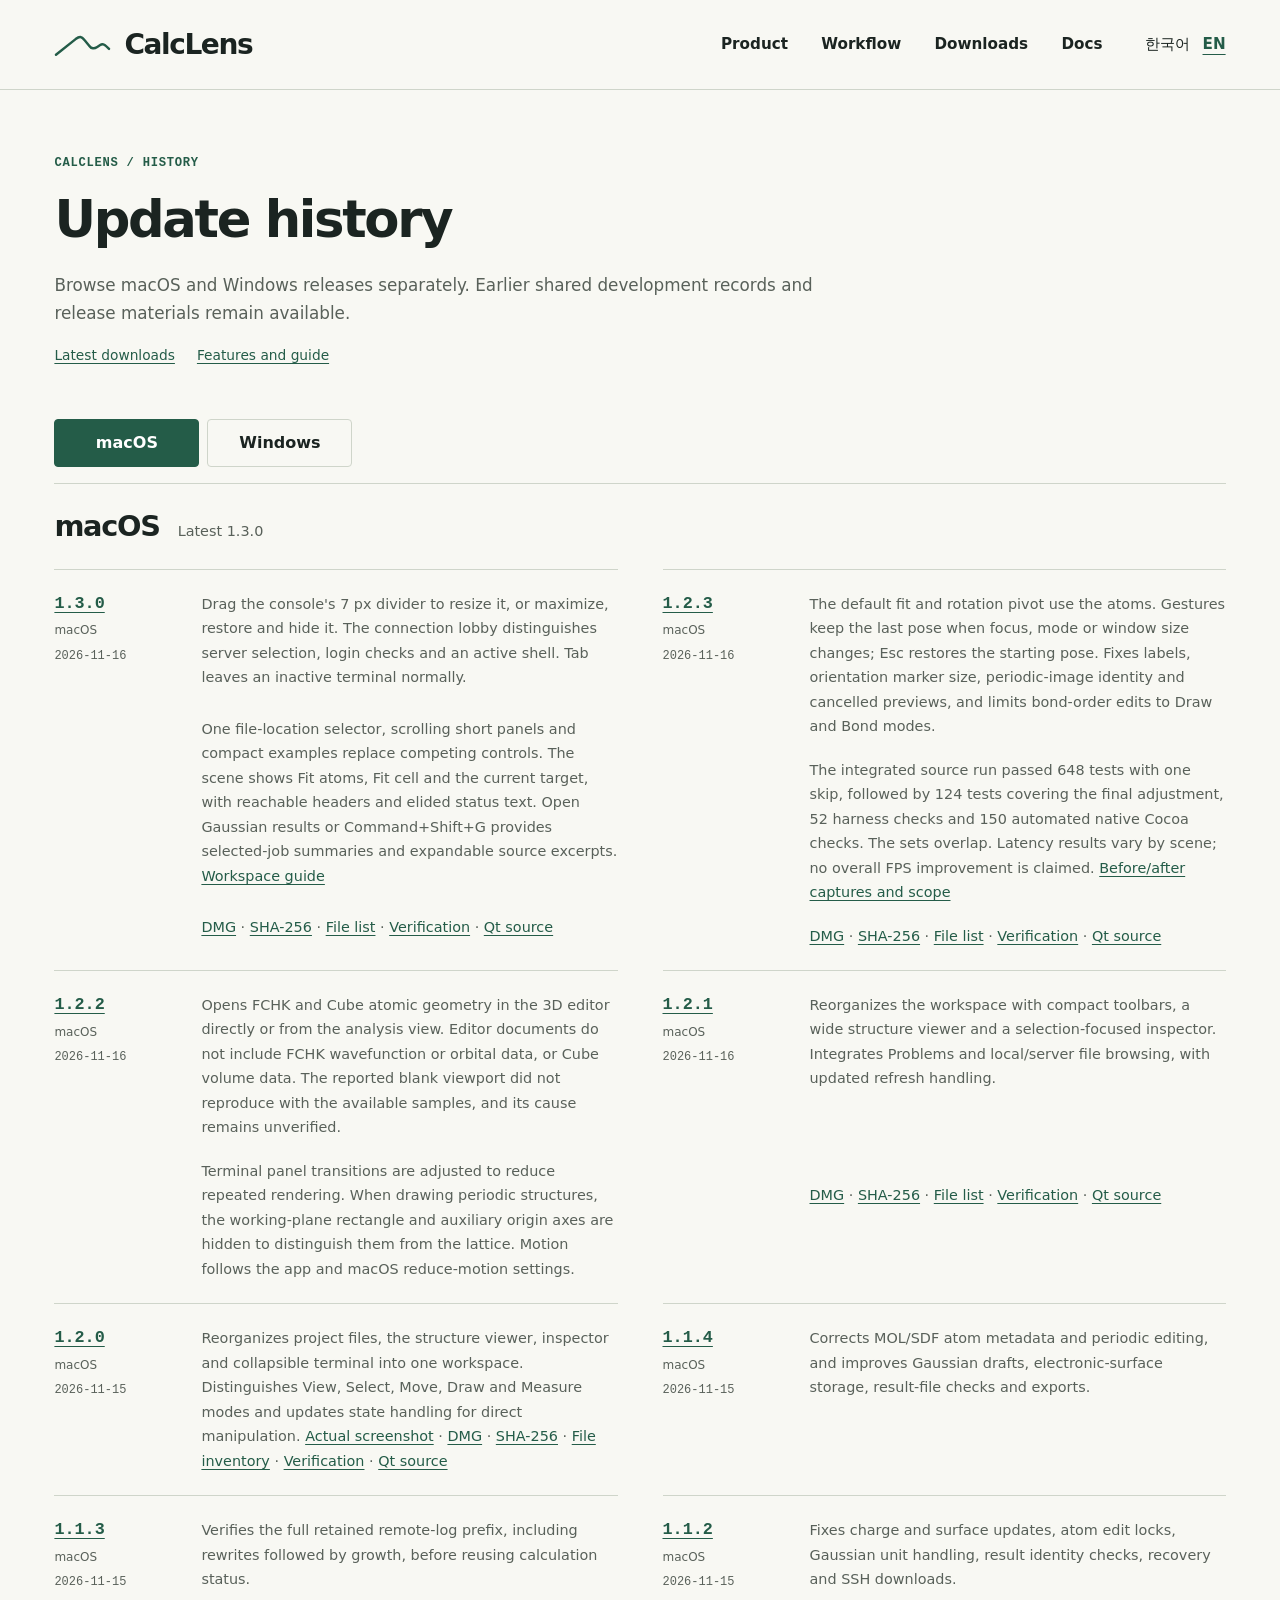
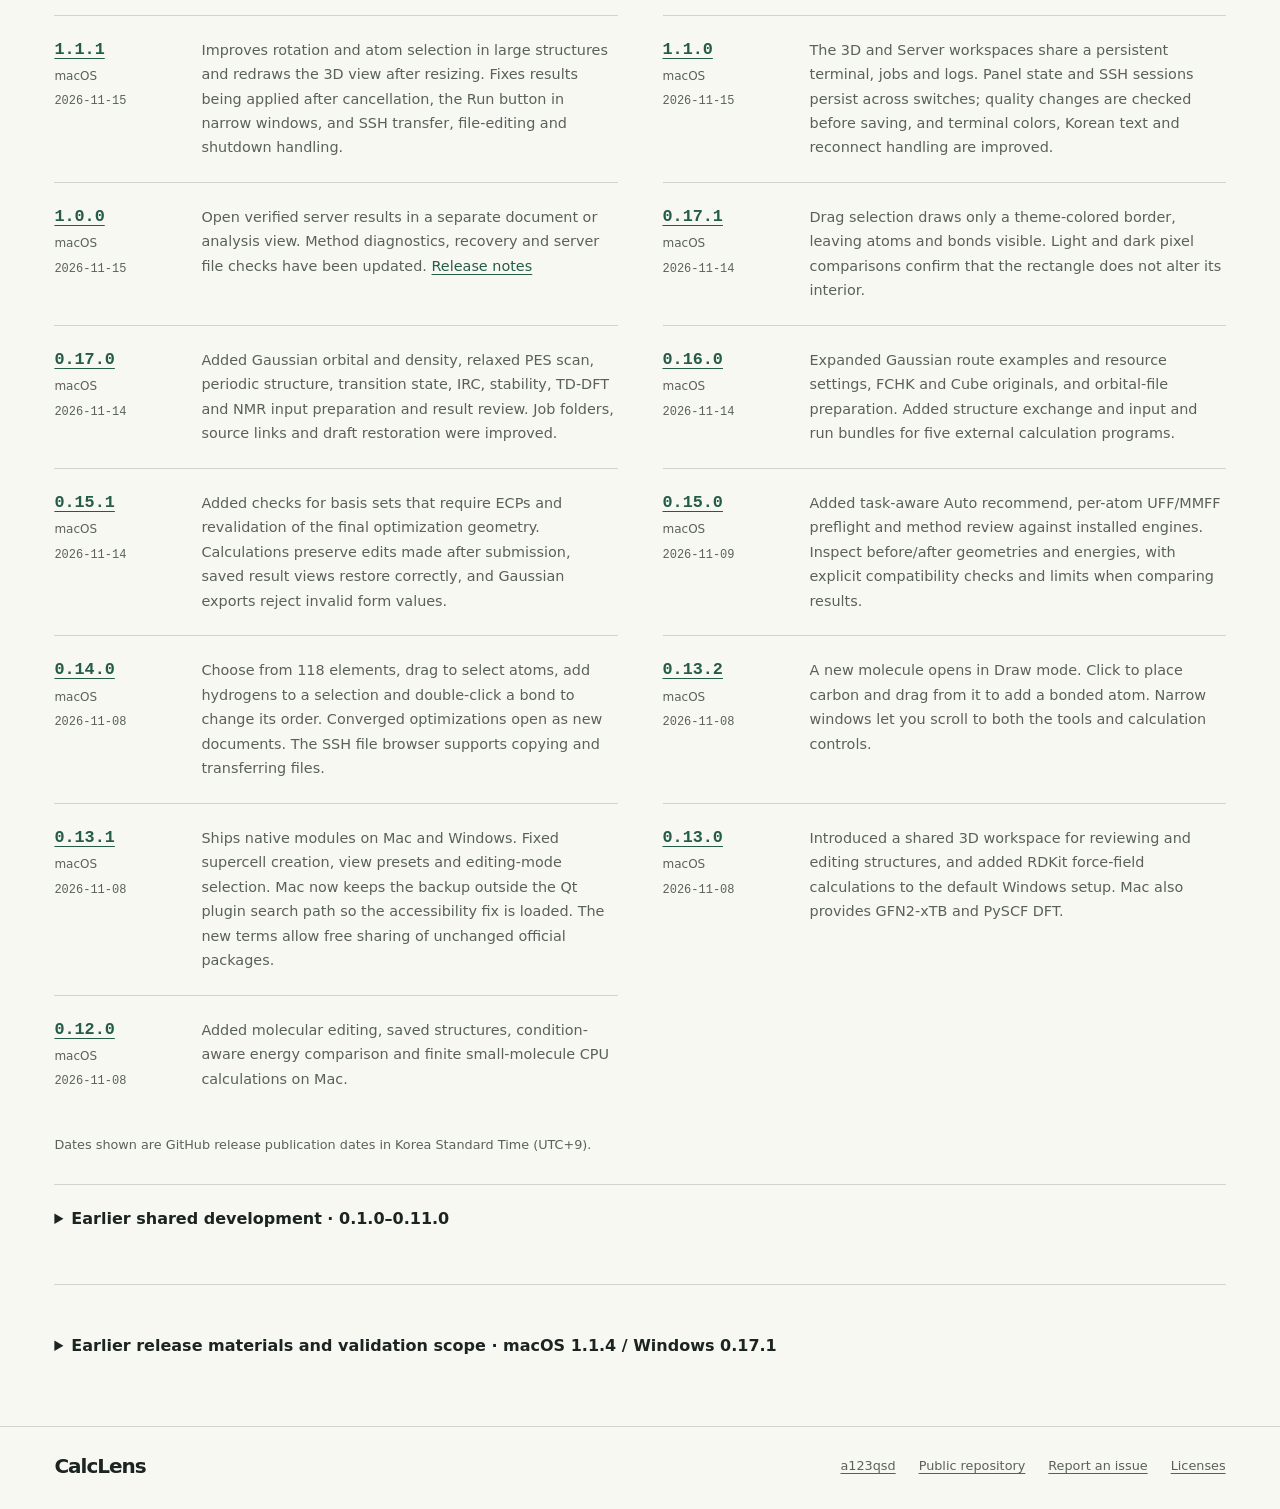
<file: history-en.html>
<!doctype html>
<html lang="en">
<head>
<meta charset="utf-8"><meta name="viewport" content="width=device-width,initial-scale=1">
<meta name="theme-color" content="#f8f8f3"><meta name="description" content="Edit crystal and molecular structures, prepare calculation inputs and inspect the results. CalcLens downloads for macOS and Windows, supported workflows and actual app screenshots."><link rel="icon" href="data:,">
<title>Update history · CalcLens</title><link rel="stylesheet" href="site.css?v=1.3.0">
<link rel="alternate" hreflang="ko" href="history.html"><link rel="alternate" hreflang="en" href="history-en.html">
<script src="history-tabs.js?v=1.2.1" defer></script>
</head><body class="document-page history-page">
<a class="skip" href="#content">Skip to content</a>
<header class="mast"><div class="shell mast-inner">
<a href="en.html" class="brand" aria-label="CalcLens"><svg class="brand-line" viewBox="0 0 58 27" fill="none" aria-hidden="true"><path d="M2 24 22 8c4-3 6-3 9 1l5 6c2 3 5 3 8 1l3-2c3-2 5 0 9 4" stroke="currentColor" stroke-width="2.5" stroke-linecap="round" stroke-linejoin="round"/></svg><span>CalcLens</span></a>
<nav class="nav" aria-label="Main navigation"><a href="en.html#product">Product</a><a href="en.html#workflows">Workflow</a><a href="en.html#downloads">Downloads</a><a href="guide-en.html">Docs</a></nav>
<nav class="locale" aria-label="Language"><a href="history.html" lang="ko" hreflang="ko">한국어</a><a href="history-en.html" lang="en" hreflang="en" class="chosen" aria-current="page">EN</a></nav>
</div></header>
<main id="content"><div class="shell"><section class="page-intro"><p class="eyebrow">CalcLens / History</p><h1>Update history</h1><p class="intro">Browse macOS and Windows releases separately. Earlier shared development records and release materials remain available.</p><div class="text-links"><a href="en.html#downloads">Latest downloads</a><a href="guide-en.html">Features and guide</a></div></section><section class="section" id="history"><div class="section-head"><h2>Updates by platform</h2><p>Browse macOS and Windows versions separately. Earlier shared development milestones are preserved below.</p></div>
<div class="history-tabs" data-history-tabs role="tablist" aria-label="Update history by platform" hidden>
<button class="history-tab" type="button" role="tab" id="history-tab-macos" data-history-tab aria-controls="history-macos" aria-selected="true" tabindex="0">macOS</button>
<button class="history-tab" type="button" role="tab" id="history-tab-windows" data-history-tab aria-controls="history-windows" aria-selected="false" tabindex="-1">Windows</button>
</div>
<div class="history-panel" id="history-macos" data-history-panel role="tabpanel" aria-labelledby="history-tab-macos" tabindex="0"><h2 class="history-platform-heading">macOS<span>Latest 1.3.0</span></h2><ol class="history-list"><li class="history-item" id="macos-v1-3-0"><div class="history-version"><strong><a href="https://github.com/a123qsd/calclens-showcase/releases/tag/v1.3.0">1.3.0</a></strong><span>macOS</span><time datetime="2026-11-16">2026-11-16</time></div><p>Drag the console's 7 px divider to resize it, or maximize, restore and hide it. The connection lobby distinguishes server selection, login checks and an active shell. Tab leaves an inactive terminal normally.</p><p>One file-location selector, scrolling short panels and compact examples replace competing controls. The scene shows Fit atoms, Fit cell and the current target, with reachable headers and elided status text. Open Gaussian results or Command+Shift+G provides selected-job summaries and expandable source excerpts. <a href="guide-en.html#workspace-1-3-0">Workspace guide</a></p><p><a href="https://github.com/a123qsd/calclens-showcase/releases/download/v1.3.0/CalcLens-1.3.0-macOS-Apple-Silicon.dmg">DMG</a> · <a href="https://github.com/a123qsd/calclens-showcase/releases/download/v1.3.0/SHA256SUMS.txt">SHA-256</a> · <a href="https://github.com/a123qsd/calclens-showcase/releases/download/v1.3.0/CalcLens-1.3.0-macOS-files.json">File list</a> · <a href="https://github.com/a123qsd/calclens-showcase/releases/download/v1.3.0/release-verification.json">Verification</a> · <a href="https://github.com/a123qsd/calclens-showcase/releases/download/v1.3.0/CalcLens-1.3.0-Qt-Cocoa-source.zip">Qt source</a></p></li>
<li class="history-item" id="macos-v1-2-3"><div class="history-version"><strong><a href="https://github.com/a123qsd/calclens-showcase/releases/tag/v1.2.3">1.2.3</a></strong><span>macOS</span><time datetime="2026-11-16">2026-11-16</time></div><p>The default fit and rotation pivot use the atoms. Gestures keep the last pose when focus, mode or window size changes; Esc restores the starting pose. Fixes labels, orientation marker size, periodic-image identity and cancelled previews, and limits bond-order edits to Draw and Bond modes.</p><p>The integrated source run passed 648 tests with one skip, followed by 124 tests covering the final adjustment, 52 harness checks and 150 automated native Cocoa checks. The sets overlap. Latency results vary by scene; no overall FPS improvement is claimed. <a href="guide-en.html#viewport-1-2-3">Before/after captures and scope</a></p><p><a href="https://github.com/a123qsd/calclens-showcase/releases/download/v1.2.3/CalcLens-1.2.3-macOS-Apple-Silicon.dmg">DMG</a> · <a href="https://github.com/a123qsd/calclens-showcase/releases/download/v1.2.3/SHA256SUMS.txt">SHA-256</a> · <a href="https://github.com/a123qsd/calclens-showcase/releases/download/v1.2.3/CalcLens-1.2.3-macOS-files.json">File list</a> · <a href="https://github.com/a123qsd/calclens-showcase/releases/download/v1.2.3/release-verification.json">Verification</a> · <a href="https://github.com/a123qsd/calclens-showcase/releases/download/v1.2.3/CalcLens-1.2.3-Qt-Cocoa-source.zip">Qt source</a></p></li>
<li class="history-item" id="macos-v1-2-2"><div class="history-version"><strong><a href="https://github.com/a123qsd/calclens-showcase/releases/tag/v1.2.2">1.2.2</a></strong><span>macOS</span><time datetime="2026-11-16">2026-11-16</time></div><p>Opens FCHK and Cube atomic geometry in the 3D editor directly or from the analysis view. Editor documents do not include FCHK wavefunction or orbital data, or Cube volume data. The reported blank viewport did not reproduce with the available samples, and its cause remains unverified.</p><p>Terminal panel transitions are adjusted to reduce repeated rendering. When drawing periodic structures, the working-plane rectangle and auxiliary origin axes are hidden to distinguish them from the lattice. Motion follows the app and macOS reduce-motion settings.</p></li><li class="history-item" id="macos-v1-2-1"><div class="history-version"><strong><a href="https://github.com/a123qsd/calclens-showcase/releases/tag/v1.2.1">1.2.1</a></strong><span>macOS</span><time datetime="2026-11-16">2026-11-16</time></div><p>Reorganizes the workspace with compact toolbars, a wide structure viewer and a selection-focused inspector. Integrates Problems and local/server file browsing, with updated refresh handling.</p><p><a href="https://github.com/a123qsd/calclens-showcase/releases/download/v1.2.1/CalcLens-1.2.1-macOS-Apple-Silicon.dmg">DMG</a> · <a href="https://github.com/a123qsd/calclens-showcase/releases/download/v1.2.1/SHA256SUMS.txt">SHA-256</a> · <a href="https://github.com/a123qsd/calclens-showcase/releases/download/v1.2.1/CalcLens-1.2.1-macOS-files.json">File list</a> · <a href="https://github.com/a123qsd/calclens-showcase/releases/download/v1.2.1/release-verification.json">Verification</a> · <a href="https://github.com/a123qsd/calclens-showcase/releases/download/v1.2.1/CalcLens-1.2.1-Qt-Cocoa-source.zip">Qt source</a></p></li><li class="history-item" id="macos-v1-2-0"><div class="history-version"><strong><a href="https://github.com/a123qsd/calclens-showcase/releases/tag/v1.2.0">1.2.0</a></strong><span>macOS</span><time datetime="2026-11-15">2026-11-15</time></div><p>Reorganizes project files, the structure viewer, inspector and collapsible terminal into one workspace. Distinguishes View, Select, Move, Draw and Measure modes and updates state handling for direct manipulation. <a href="assets/calclens-macos-1.2.0-en.png">Actual screenshot</a> · <a href="https://github.com/a123qsd/calclens-showcase/releases/download/v1.2.0/CalcLens-1.2.0-macOS-Apple-Silicon.dmg">DMG</a> · <a href="https://github.com/a123qsd/calclens-showcase/releases/download/v1.2.0/SHA256SUMS.txt">SHA-256</a> · <a href="https://github.com/a123qsd/calclens-showcase/releases/download/v1.2.0/CalcLens-1.2.0-macOS-files.json">File inventory</a> · <a href="https://github.com/a123qsd/calclens-showcase/releases/download/v1.2.0/release-verification.json">Verification</a> · <a href="https://github.com/a123qsd/calclens-showcase/releases/download/v1.2.0/CalcLens-1.2.0-Qt-Cocoa-source.zip">Qt source</a></p></li><li class="history-item" id="macos-v1-1-4"><div class="history-version"><strong><a href="https://github.com/a123qsd/calclens-showcase/releases/tag/v1.1.4">1.1.4</a></strong><span>macOS</span><time datetime="2026-11-15">2026-11-15</time></div><p>Corrects MOL/SDF atom metadata and periodic editing, and improves Gaussian drafts, electronic-surface storage, result-file checks and exports.</p></li><li class="history-item" id="macos-v1-1-3"><div class="history-version"><strong><a href="https://github.com/a123qsd/calclens-showcase/releases/tag/v1.1.3">1.1.3</a></strong><span>macOS</span><time datetime="2026-11-15T05:26:47Z">2026-11-15</time></div><p>Verifies the full retained remote-log prefix, including rewrites followed by growth, before reusing calculation status.</p></li><li class="history-item" id="macos-v1-1-2"><div class="history-version"><strong><a href="https://github.com/a123qsd/calclens-showcase/releases/tag/v1.1.2">1.1.2</a></strong><span>macOS</span><time datetime="2026-11-15T04:08:43Z">2026-11-15</time></div><p>Fixes charge and surface updates, atom edit locks, Gaussian unit handling, result identity checks, recovery and SSH downloads.</p></li>
<li class="history-item" id="macos-v1-1-1"><div class="history-version"><strong><a href="https://github.com/a123qsd/calclens-showcase/releases/tag/v1.1.1">1.1.1</a></strong><span>macOS</span><time datetime="2026-11-15T03:10:18Z">2026-11-15</time></div><p>Improves rotation and atom selection in large structures and redraws the 3D view after resizing. Fixes results being applied after cancellation, the Run button in narrow windows, and SSH transfer, file-editing and shutdown handling.</p></li>
<li class="history-item" id="macos-v1-1-0"><div class="history-version"><strong><a href="https://github.com/a123qsd/calclens-showcase/releases/tag/v1.1.0">1.1.0</a></strong><span>macOS</span><time datetime="2026-11-15T01:08:56Z">2026-11-15</time></div><p>The 3D and Server workspaces share a persistent terminal, jobs and logs. Panel state and SSH sessions persist across switches; quality changes are checked before saving, and terminal colors, Korean text and reconnect handling are improved.</p></li>
<li class="history-item" id="macos-v1-0-0"><div class="history-version"><strong><a href="https://github.com/a123qsd/calclens-showcase/releases/tag/v1.0.0">1.0.0</a></strong><span>macOS</span><time datetime="2026-11-14T18:29:57Z">2026-11-15</time></div><p>Open verified server results in a separate document or analysis view. Method diagnostics, recovery and server file checks have been updated. <a href="https://github.com/a123qsd/calclens-showcase/releases/tag/v1.0.0">Release notes</a></p></li>
<li class="history-item" id="macos-v0-17-1"><div class="history-version"><strong><a href="https://github.com/a123qsd/calclens-showcase/releases/tag/v0.17.1">0.17.1</a></strong><span>macOS</span><time datetime="2026-11-14T14:26:05Z">2026-11-14</time></div><p>Drag selection draws only a theme-colored border, leaving atoms and bonds visible. Light and dark pixel comparisons confirm that the rectangle does not alter its interior.</p></li>
<li class="history-item" id="macos-v0-17-0"><div class="history-version"><strong><a href="https://github.com/a123qsd/calclens-showcase/releases/tag/v0.17.0">0.17.0</a></strong><span>macOS</span><time datetime="2026-11-14T13:27:03Z">2026-11-14</time></div><p>Added Gaussian orbital and density, relaxed PES scan, periodic structure, transition state, IRC, stability, TD-DFT and NMR input preparation and result review. Job folders, source links and draft restoration were improved.</p></li>
<li class="history-item" id="macos-v0-16-0"><div class="history-version"><strong><a href="https://github.com/a123qsd/calclens-showcase/releases/tag/v0.16.0">0.16.0</a></strong><span>macOS</span><time datetime="2026-11-14T12:07:24Z">2026-11-14</time></div><p>Expanded Gaussian route examples and resource settings, FCHK and Cube originals, and orbital-file preparation. Added structure exchange and input and run bundles for five external calculation programs.</p></li>
<li class="history-item" id="macos-v0-15-1"><div class="history-version"><strong><a href="https://github.com/a123qsd/calclens-showcase/releases/tag/v0.15.1">0.15.1</a></strong><span>macOS</span><time datetime="2026-11-14T10:33:52Z">2026-11-14</time></div><p>Added checks for basis sets that require ECPs and revalidation of the final optimization geometry. Calculations preserve edits made after submission, saved result views restore correctly, and Gaussian exports reject invalid form values.</p></li>
<li class="history-item" id="macos-v0-15-0"><div class="history-version"><strong><a href="https://github.com/a123qsd/calclens-showcase/releases/tag/v0.15.0">0.15.0</a></strong><span>macOS</span><time datetime="2026-11-08T15:29:59Z">2026-11-09</time></div><p>Added task-aware Auto recommend, per-atom UFF/MMFF preflight and method review against installed engines. Inspect before/after geometries and energies, with explicit compatibility checks and limits when comparing results.</p></li>
<li class="history-item" id="macos-v0-14-0"><div class="history-version"><strong><a href="https://github.com/a123qsd/calclens-showcase/releases/tag/v0.14.0">0.14.0</a></strong><span>macOS</span><time datetime="2026-11-08T12:54:24Z">2026-11-08</time></div><p>Choose from 118 elements, drag to select atoms, add hydrogens to a selection and double-click a bond to change its order. Converged optimizations open as new documents. The SSH file browser supports copying and transferring files.</p></li>
<li class="history-item" id="macos-v0-13-2"><div class="history-version"><strong><a href="https://github.com/a123qsd/calclens-showcase/releases/tag/v0.13.2">0.13.2</a></strong><span>macOS</span><time datetime="2026-11-08T11:37:24Z">2026-11-08</time></div><p>A new molecule opens in Draw mode. Click to place carbon and drag from it to add a bonded atom. Narrow windows let you scroll to both the tools and calculation controls.</p></li>
<li class="history-item" id="macos-v0-13-1"><div class="history-version"><strong><a href="https://github.com/a123qsd/calclens-showcase/releases/tag/v0.13.1">0.13.1</a></strong><span>macOS</span><time datetime="2026-11-08T03:50:36Z">2026-11-08</time></div><p>Ships native modules on Mac and Windows. Fixed supercell creation, view presets and editing-mode selection. Mac now keeps the backup outside the Qt plugin search path so the accessibility fix is loaded. The new terms allow free sharing of unchanged official packages.</p></li>
<li class="history-item" id="macos-v0-13-0"><div class="history-version"><strong><a href="https://github.com/a123qsd/calclens-showcase/releases/tag/v0.13.0">0.13.0</a></strong><span>macOS</span><time datetime="2026-11-08T02:11:17Z">2026-11-08</time></div><p>Introduced a shared 3D workspace for reviewing and editing structures, and added RDKit force-field calculations to the default Windows setup. Mac also provides GFN2-xTB and PySCF DFT.</p></li>
<li class="history-item" id="macos-v0-12-0"><div class="history-version"><strong><a href="https://github.com/a123qsd/calclens-showcase/releases/tag/v0.12.0">0.12.0</a></strong><span>macOS</span><time datetime="2026-11-07T17:13:52Z">2026-11-08</time></div><p>Added molecular editing, saved structures, condition-aware energy comparison and finite small-molecule CPU calculations on Mac.</p></li>
</ol></div>
<div class="history-panel" id="history-windows" data-history-panel role="tabpanel" aria-labelledby="history-tab-windows" tabindex="0"><h2 class="history-platform-heading">Windows<span>Latest 0.17.1</span></h2><ol class="history-list">
<li class="history-item" id="windows-v0-17-1"><div class="history-version"><strong><a href="https://github.com/a123qsd/calclens-showcase/releases/tag/v0.17.1-windows.1">0.17.1</a></strong><span>Windows</span><time datetime="2026-11-14T16:54:02Z">2026-11-15</time></div><p>Synchronizes shared features since 0.13.1 through the 0.17.1 baseline. Improves selection redraws, per-engine recommendation diagnosis and job-state handling, with installer and portable ZIP downloads. Local PySCF/tblite are not included in the default Windows runtime.</p></li>
<li class="history-item" id="windows-v0-13-1"><div class="history-version"><strong><a href="https://github.com/a123qsd/calclens-showcase/releases/tag/v0.13.1">0.13.1</a></strong><span>Windows</span><time datetime="2026-11-08T03:50:36Z">2026-11-08</time></div><p>Ships native application modules under updated terms that permit free sharing of official installers. Fixes supercell generation, 3D camera views and editing-mode selection.</p></li>
<li class="history-item" id="windows-v0-13-0"><div class="history-version"><strong><a href="https://github.com/a123qsd/calclens-showcase/releases/tag/v0.13.0">0.13.0</a></strong><span>Windows</span><time datetime="2026-11-08T02:11:17Z">2026-11-08</time></div><p>Adds editing in the same 3D viewport and includes RDKit force-field calculations in the default Windows installation.</p></li>
<li class="history-item" id="windows-v0-11-1"><div class="history-version"><strong><a href="https://github.com/a123qsd/calclens-showcase/releases/tag/v0.12.0">0.11.1</a></strong><span>Windows</span><time datetime="2026-11-07T17:13:52Z">2026-11-08</time></div><p>Improved Windows server login, view-state restoration and first-frame display.</p></li>
</ol></div>
<p class="history-date-note">Dates shown are GitHub release publication dates in Korea Standard Time (UTC+9).</p><details class="history-early"><summary>Earlier shared development · 0.1.0–0.11.0</summary><p>Shared milestones before separate platform release histories. Versions 0.1.0 and 0.4.0 were development versions, not separate releases.</p><ol class="history-list">
<li class="history-item"><div class="history-version"><strong>0.1.0</strong><span>Development version</span></div><p>Started as a tool for checking CIF atomic positions, cells, periodic distances and layer geometry.</p></li>
<li class="history-item"><div class="history-version"><strong>0.1.1</strong><span>Release</span></div><p>Added Korean and English packages and guides, with CSV and JSON report exports.</p></li>
<li class="history-item"><div class="history-version"><strong>0.2.0</strong><span>Release</span></div><p>Added nearest-pair evidence, multi-CIF comparison and source information in reports.</p></li>
<li class="history-item"><div class="history-version"><strong>0.3.0</strong><span>Release</span></div><p>Added saved review projects with settings and notes, and provided Windows executables.</p></li>
<li class="history-item"><div class="history-version"><strong>0.4.0</strong><span>Development version</span></div><p>Developed project editing, review history, selected-atom distances and two-structure comparison.</p></li>
<li class="history-item"><div class="history-version"><strong>0.5.0</strong><span>Release</span></div><p>Introduced an offline 3D workspace with rotation, zoom and cell repetition.</p></li>
<li class="history-item"><div class="history-version"><strong>0.6.0</strong><span>Release</span></div><p>Improved structure display and image export, and added import of external charge and electronic-surface data.</p></li>
<li class="history-item"><div class="history-version"><strong>0.7.0</strong><span>Release</span></div><p>Saved electronic datasets and view settings in projects and added a P1 preparation preview for supported CIFs.</p></li>
<li class="history-item"><div class="history-version"><strong>0.8.0</strong><span>Release</span></div><p>Reorganized the workspace around the selected structure and its review results.</p></li>
<li class="history-item"><div class="history-version"><strong>0.9.0</strong><span>Release</span></div><p>Introduced desktop apps for Windows and Apple Silicon Mac and added Gaussian log review.</p></li>
<li class="history-item"><div class="history-version"><strong>0.9.1</strong><span>Release</span></div><p>Improved retained density-difference records and display settings, and provided a Windows folder package.</p></li>
<li class="history-item"><div class="history-version"><strong>0.10.0</strong><span>Release</span></div><p>Added Gaussian and VASP output comparison, Cube and CHGCAR density analysis, and publication-figure export.</p></li>
<li class="history-item"><div class="history-version"><strong>0.11.0</strong><span>Release</span></div><p>Expanded distance, angle and dihedral measurements, Gaussian input preparation, frame review and server workflows.</p></li>
</ol></details></section><details class="archive-materials"><summary>Earlier release materials and validation scope · macOS 1.1.4 / Windows 0.17.1</summary><p class="archive-note">The following notes describe earlier releases. Visit the product page for current downloads.</p><div id="downloads"><section class="section"><div class="section-head"><h2>Free downloads</h2><p>Select a package for your operating system. On first launch, choose Install to download its runtime.</p></div><div class="platforms"><article class="platform"><h3>macOS</h3><span class="download-meta">1.1.4</span><p>For Apple Silicon with macOS 15 or later. Open the DMG and copy the app to Applications.</p><a href="https://github.com/a123qsd/calclens-showcase/releases/download/v1.1.4/CalcLens-1.1.4-macOS-Apple-Silicon.dmg" class="button">Download DMG ↓</a></article><article class="platform"><h3>Windows</h3><span class="download-meta">0.17.1 · x64</span><p>For Windows 10/11 x64. Choose the per-user installer or portable ZIP. First setup requires internet access.</p><p class="version-note">Includes editing, interchange, Gaussian features and stability fixes through 0.17.1. Fixes drag-selection trails and job-state errors, with per-engine diagnosis for unsupported force-field types such as Xe. Default setup provides RDKit UFF and MMFF94s. Local PySCF and GFN2-xTB execution are not provided by the default Windows environment.</p><div class="buttonrow"><a href="https://github.com/a123qsd/calclens-showcase/releases/download/v0.17.1-windows.1/CalcLens-0.17.1-Windows-x64-Setup.exe" class="button">Download installer ↓</a><a href="https://github.com/a123qsd/calclens-showcase/releases/download/v0.17.1-windows.1/CalcLens-0.17.1-Windows-x64.zip" class="button secondary">Portable ZIP ↓</a></div></article></div><p class="fine signing-note">The Mac app is ad-hoc signed and has not been notarized by Apple. The Windows launcher is unsigned. Your operating system may show a warning; verify the download source and SHA-256 digest.</p><p class="install-note"><a href="licenses-en.html">Installation &amp; licenses</a> · <a href="https://github.com/a123qsd/calclens-showcase/releases/download/v1.1.4/SHA256SUMS.txt">Mac SHA-256</a> · <a href="https://github.com/a123qsd/calclens-showcase/releases/download/v1.1.4/CalcLens-1.1.4-macOS-files.json">Mac file inventory</a> · <a href="https://github.com/a123qsd/calclens-showcase/releases/download/v0.17.1-windows.1/SHA256SUMS-Windows.txt">Windows SHA-256</a> · <a href="https://github.com/a123qsd/calclens-showcase/releases/tag/v0.17.1-windows.1">Windows release</a> · <a href="https://github.com/a123qsd/calclens-showcase/releases/download/v0.17.1-windows.1/Windows-verification.json">Windows validation</a> · <a href="https://github.com/a123qsd/calclens-showcase/releases/tag/v1.1.4">Mac release files</a> · <a href="https://github.com/a123qsd/calclens-showcase/releases/download/v1.1.4/CalcLens-1.1.4-Qt-Cocoa-source.zip">Mac Qt source (1.1.4)</a> · <a href="https://github.com/a123qsd/calclens-showcase/releases/download/v1.1.4/release-verification.json">Mac release verification</a> · <a href="https://github.com/a123qsd/calclens-showcase/releases/download/v1.1.4/installed-applications-verification.json">Mac installed-app verification</a> · <a href="https://github.com/a123qsd/calclens-showcase/releases/download/v1.1.4/CalcLens-1.1.4-Guide.ko.md">Korean guide</a> · <a href="https://github.com/a123qsd/calclens-showcase/releases/download/v1.1.4/CalcLens-1.1.4-Release-notes.ko.md">Korean release notes</a> · <a href="https://github.com/a123qsd/calclens-showcase/releases/download/v1.1.4/CalcLens-1.1.4-Release-notes.en.md">English release notes</a></p></section></div><section class="section" id="download-notes"><h2>Release notes & scope</h2><dl class="facts facts-wrap"><div class="fact"><dt>Mac 1.1.4</dt><dd>Corrects MOL/SDF atom metadata and periodic editing, and improves Gaussian drafts, electronic-surface storage and result-file checks. <a href="https://github.com/a123qsd/calclens-showcase/releases/tag/v1.1.4">Release notes</a></dd></div><div class="fact"><dt>Mac 1.1.3</dt><dd>Verifies the full retained remote-log prefix, including rewrites followed by growth, before reusing calculation status. <a href="https://github.com/a123qsd/calclens-showcase/releases/tag/v1.1.3">Release notes</a></dd></div><div class="fact"><dt>Mac 0.17.1</dt><dd>Drag selection draws a border with an uncovered interior. Expanded <a href="guide-en.html#gaussian-advanced">Gaussian input preparation and result review</a>. Prepare Gaussian route examples and resources, checkpoint and Cube workflows, and structure and calculation inputs for other programs. External engines and Gaussian utilities require separate installation in the execution environment. Context recommendations, convergence and ECP checks, and before/after comparisons remain available. Supported elements have a CRENBL + ECP preset. Extract a finite cluster before local molecular calculations on periodic inputs.</dd></div><div class="fact"><dt>Windows 0.17.1</dt><dd>Installer and ZIP built locally on Windows. Includes advanced Gaussian jobs, structure and calculation interchange, multi-selection and hydrogen addition, recommendations, convergence checks and input preservation. A separate tag records the Windows source. <a href="https://github.com/a123qsd/calclens-showcase/releases/download/v0.17.1-windows.1/CalcLens-0.17.1-Windows-build.json">Build details</a> · <a href="https://github.com/a123qsd/calclens-showcase/releases/download/v0.17.1-windows.1/Windows-verification.json">Windows validation</a>. PySCF and tblite are not included in the default Windows environment.</dd></div><div class="fact"><dt>Existing Mac validation</dt><dd>For Mac 0.17.1, 68 focused source tests, 68 compiled-package tests, five native Mac checks and an application launch passed. Native checks compare the selection interior in light and dark themes. For Mac 0.17.0, 207 compiled-package tests and 26 native app scenarios passed. The initial full source run and focused reruns after fixes cover 2,743 distinct passing cases and 5 skips; a second full source suite was not run after the fixes. The 0.13.0 Mac build was exercised on Apple Silicon with macOS 27.2. The 0.13.0 Windows x64 build was checked on hosted Windows with software OpenGL. Live laboratory Gaussian submissions need separate validation.</dd></div><div class="fact"><dt>Windows validation</dt><dd>Built and run locally on physical Windows 11 with NVIDIA RTX 5060 Ti. The complete source run has 2,555 passes and 233 skips; compiled distribution-module tests have 946 passes and 221 skips. Tests requiring absent engines or other environments are excluded from pass counts. Korean/Japanese-path install, removal, reinstallation and user-file preservation were checked. A separate Windows 10 machine and live Gaussian/SSH server calculations were not verified. <a href="https://github.com/a123qsd/calclens-showcase/releases/download/v0.17.1-windows.1/Windows-verification.json">Validation details</a> · <a href="https://github.com/a123qsd/calclens-showcase/releases/download/v0.17.1-windows.1/CalcLens-0.17.1-Windows-Release-notes.en.md">Windows changes</a></dd></div><div class="fact"><dt>Interpreting results</dt><dd>Compare force-field, xTB and DFT energies within their categories and compatible conditions. Initial-to-final energy changes describe that calculation. Optimizer convergence does not establish a global minimum; these local calculation paths do not compute thermal/Gibbs corrections or spin–orbit effects.</dd></div><div class="fact"><dt>Demo & contact</dt><dd>Open the graphene example and select two atoms to measure their separation. Use the Showcase issue tracker for demo questions and reproducible problems. <a href="https://github.com/a123qsd/calclens-showcase/issues">Contact ↗</a></dd></div><div class="fact"><dt>License materials</dt><dd>Review the published Qt source, notices and replacement materials. <a href="licenses-en.html#historical-review">2026-11-08 findings and resources ↗</a></dd></div></dl></section></details></div></main>
<footer class="footer"><div class="shell footer-inner"><a class="brand" href="en.html">CalcLens</a><div><a href="https://github.com/a123qsd">a123qsd</a><a href="https://github.com/a123qsd/calclens-showcase">Public repository</a><a href="https://github.com/a123qsd/calclens-showcase/issues">Report an issue</a><a href="licenses-en.html">Licenses</a></div></div></footer>
</body></html>
</file>
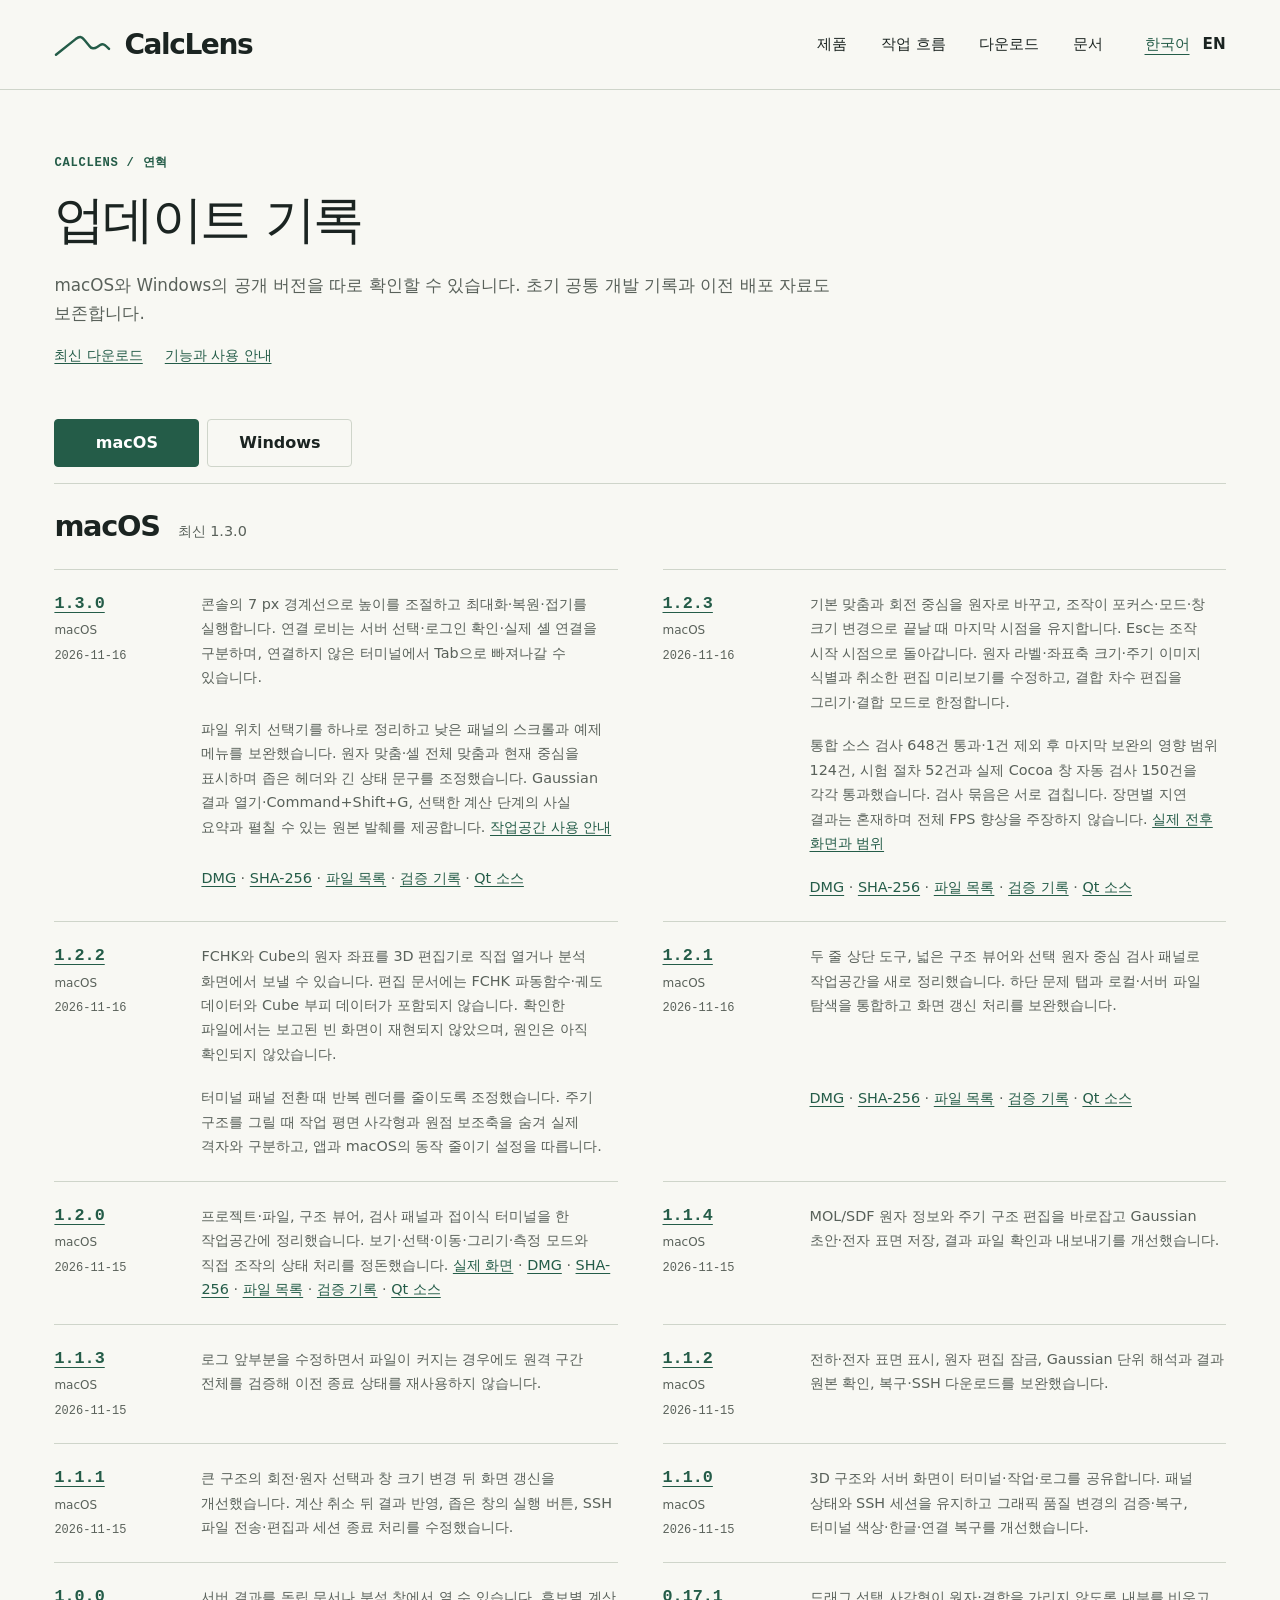
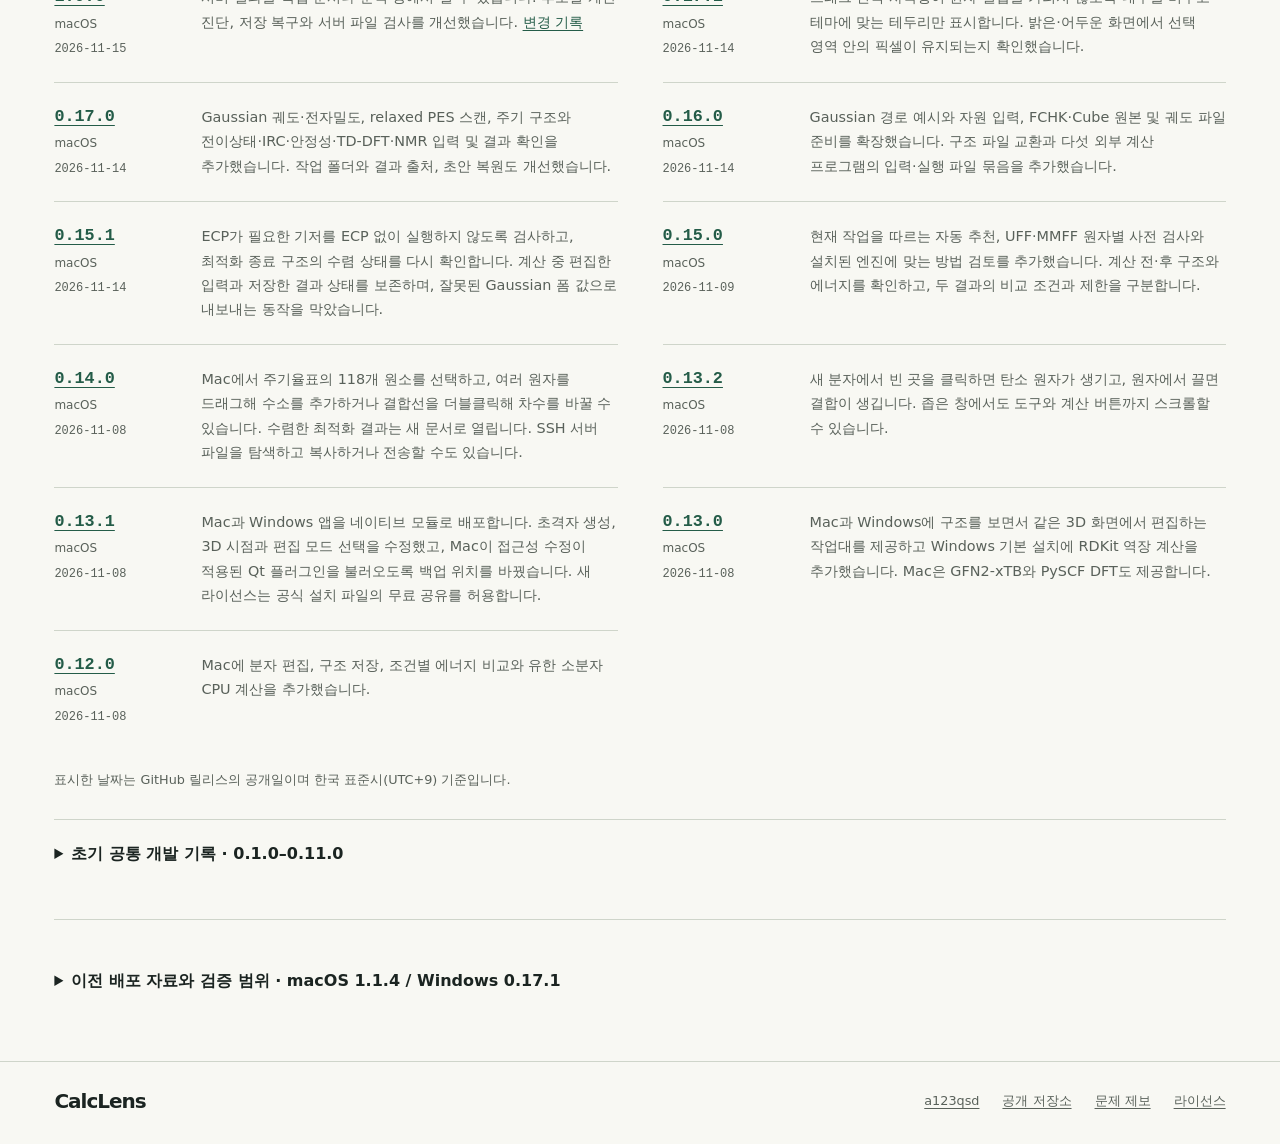
<file: history.html>
<!doctype html>
<html lang="ko">
<head>
<meta charset="utf-8"><meta name="viewport" content="width=device-width,initial-scale=1">
<meta name="theme-color" content="#f8f8f3"><meta name="description" content="결정·분자 구조 편집부터 계산 입력 준비와 결과 검토까지. CalcLens macOS와 Windows 다운로드, 지원 범위와 실제 앱 화면."><link rel="icon" href="data:,">
<title>업데이트 기록 · CalcLens</title><link rel="stylesheet" href="site.css?v=1.3.0">
<link rel="alternate" hreflang="ko" href="history.html"><link rel="alternate" hreflang="en" href="history-en.html">
<script src="history-tabs.js?v=1.2.1" defer></script>
</head><body class="document-page history-page">
<a class="skip" href="#content">본문으로</a>
<header class="mast"><div class="shell mast-inner">
<a href="index.html" class="brand" aria-label="CalcLens"><svg class="brand-line" viewBox="0 0 58 27" fill="none" aria-hidden="true"><path d="M2 24 22 8c4-3 6-3 9 1l5 6c2 3 5 3 8 1l3-2c3-2 5 0 9 4" stroke="currentColor" stroke-width="2.5" stroke-linecap="round" stroke-linejoin="round"/></svg><span>CalcLens</span></a>
<nav class="nav" aria-label="주 메뉴"><a href="index.html#product">제품</a><a href="index.html#workflows">작업 흐름</a><a href="index.html#downloads">다운로드</a><a href="guide.html">문서</a></nav>
<nav class="locale" aria-label="언어"><a href="history.html" lang="ko" hreflang="ko" class="chosen" aria-current="page">한국어</a><a href="history-en.html" lang="en" hreflang="en">EN</a></nav>
</div></header>
<main id="content"><div class="shell"><section class="page-intro"><p class="eyebrow">CalcLens / 연혁</p><h1>업데이트 기록</h1><p class="intro">macOS와 Windows의 공개 버전을 따로 확인할 수 있습니다. 초기 공통 개발 기록과 이전 배포 자료도 보존합니다.</p><div class="text-links"><a href="index.html#downloads">최신 다운로드</a><a href="guide.html">기능과 사용 안내</a></div></section><section class="section" id="history"><div class="section-head"><h2>운영체제별 업데이트 기록</h2><p>macOS와 Windows의 공개 버전과 주요 변경 사항을 따로 정리했습니다. 초기 공통 개발 기록도 아래에서 확인할 수 있습니다.</p></div>
<div class="history-tabs" data-history-tabs role="tablist" aria-label="운영체제별 업데이트 기록" hidden>
<button class="history-tab" type="button" role="tab" id="history-tab-macos" data-history-tab aria-controls="history-macos" aria-selected="true" tabindex="0">macOS</button>
<button class="history-tab" type="button" role="tab" id="history-tab-windows" data-history-tab aria-controls="history-windows" aria-selected="false" tabindex="-1">Windows</button>
</div>
<div class="history-panel" id="history-macos" data-history-panel role="tabpanel" aria-labelledby="history-tab-macos" tabindex="0"><h2 class="history-platform-heading">macOS<span>최신 1.3.0</span></h2><ol class="history-list"><li class="history-item" id="macos-v1-3-0"><div class="history-version"><strong><a href="https://github.com/a123qsd/calclens-showcase/releases/tag/v1.3.0">1.3.0</a></strong><span>macOS</span><time datetime="2026-11-16">2026-11-16</time></div><p>콘솔의 7 px 경계선으로 높이를 조절하고 최대화·복원·접기를 실행합니다. 연결 로비는 서버 선택·로그인 확인·실제 셸 연결을 구분하며, 연결하지 않은 터미널에서 Tab으로 빠져나갈 수 있습니다.</p><p>파일 위치 선택기를 하나로 정리하고 낮은 패널의 스크롤과 예제 메뉴를 보완했습니다. 원자 맞춤·셀 전체 맞춤과 현재 중심을 표시하며 좁은 헤더와 긴 상태 문구를 조정했습니다. Gaussian 결과 열기·Command+Shift+G, 선택한 계산 단계의 사실 요약과 펼칠 수 있는 원본 발췌를 제공합니다. <a href="guide.html#workspace-1-3-0">작업공간 사용 안내</a></p><p><a href="https://github.com/a123qsd/calclens-showcase/releases/download/v1.3.0/CalcLens-1.3.0-macOS-Apple-Silicon.dmg">DMG</a> · <a href="https://github.com/a123qsd/calclens-showcase/releases/download/v1.3.0/SHA256SUMS.txt">SHA-256</a> · <a href="https://github.com/a123qsd/calclens-showcase/releases/download/v1.3.0/CalcLens-1.3.0-macOS-files.json">파일 목록</a> · <a href="https://github.com/a123qsd/calclens-showcase/releases/download/v1.3.0/release-verification.json">검증 기록</a> · <a href="https://github.com/a123qsd/calclens-showcase/releases/download/v1.3.0/CalcLens-1.3.0-Qt-Cocoa-source.zip">Qt 소스</a></p></li>
<li class="history-item" id="macos-v1-2-3"><div class="history-version"><strong><a href="https://github.com/a123qsd/calclens-showcase/releases/tag/v1.2.3">1.2.3</a></strong><span>macOS</span><time datetime="2026-11-16">2026-11-16</time></div><p>기본 맞춤과 회전 중심을 원자로 바꾸고, 조작이 포커스·모드·창 크기 변경으로 끝날 때 마지막 시점을 유지합니다. Esc는 조작 시작 시점으로 돌아갑니다. 원자 라벨·좌표축 크기·주기 이미지 식별과 취소한 편집 미리보기를 수정하고, 결합 차수 편집을 그리기·결합 모드로 한정합니다.</p><p>통합 소스 검사 648건 통과·1건 제외 후 마지막 보완의 영향 범위 124건, 시험 절차 52건과 실제 Cocoa 창 자동 검사 150건을 각각 통과했습니다. 검사 묶음은 서로 겹칩니다. 장면별 지연 결과는 혼재하며 전체 FPS 향상을 주장하지 않습니다. <a href="guide.html#viewport-1-2-3">실제 전후 화면과 범위</a></p><p><a href="https://github.com/a123qsd/calclens-showcase/releases/download/v1.2.3/CalcLens-1.2.3-macOS-Apple-Silicon.dmg">DMG</a> · <a href="https://github.com/a123qsd/calclens-showcase/releases/download/v1.2.3/SHA256SUMS.txt">SHA-256</a> · <a href="https://github.com/a123qsd/calclens-showcase/releases/download/v1.2.3/CalcLens-1.2.3-macOS-files.json">파일 목록</a> · <a href="https://github.com/a123qsd/calclens-showcase/releases/download/v1.2.3/release-verification.json">검증 기록</a> · <a href="https://github.com/a123qsd/calclens-showcase/releases/download/v1.2.3/CalcLens-1.2.3-Qt-Cocoa-source.zip">Qt 소스</a></p></li>
<li class="history-item" id="macos-v1-2-2"><div class="history-version"><strong><a href="https://github.com/a123qsd/calclens-showcase/releases/tag/v1.2.2">1.2.2</a></strong><span>macOS</span><time datetime="2026-11-16">2026-11-16</time></div><p>FCHK와 Cube의 원자 좌표를 3D 편집기로 직접 열거나 분석 화면에서 보낼 수 있습니다. 편집 문서에는 FCHK 파동함수·궤도 데이터와 Cube 부피 데이터가 포함되지 않습니다. 확인한 파일에서는 보고된 빈 화면이 재현되지 않았으며, 원인은 아직 확인되지 않았습니다.</p><p>터미널 패널 전환 때 반복 렌더를 줄이도록 조정했습니다. 주기 구조를 그릴 때 작업 평면 사각형과 원점 보조축을 숨겨 실제 격자와 구분하고, 앱과 macOS의 동작 줄이기 설정을 따릅니다.</p></li><li class="history-item" id="macos-v1-2-1"><div class="history-version"><strong><a href="https://github.com/a123qsd/calclens-showcase/releases/tag/v1.2.1">1.2.1</a></strong><span>macOS</span><time datetime="2026-11-16">2026-11-16</time></div><p>두 줄 상단 도구, 넓은 구조 뷰어와 선택 원자 중심 검사 패널로 작업공간을 새로 정리했습니다. 하단 문제 탭과 로컬·서버 파일 탐색을 통합하고 화면 갱신 처리를 보완했습니다.</p><p><a href="https://github.com/a123qsd/calclens-showcase/releases/download/v1.2.1/CalcLens-1.2.1-macOS-Apple-Silicon.dmg">DMG</a> · <a href="https://github.com/a123qsd/calclens-showcase/releases/download/v1.2.1/SHA256SUMS.txt">SHA-256</a> · <a href="https://github.com/a123qsd/calclens-showcase/releases/download/v1.2.1/CalcLens-1.2.1-macOS-files.json">파일 목록</a> · <a href="https://github.com/a123qsd/calclens-showcase/releases/download/v1.2.1/release-verification.json">검증 기록</a> · <a href="https://github.com/a123qsd/calclens-showcase/releases/download/v1.2.1/CalcLens-1.2.1-Qt-Cocoa-source.zip">Qt 소스</a></p></li><li class="history-item" id="macos-v1-2-0"><div class="history-version"><strong><a href="https://github.com/a123qsd/calclens-showcase/releases/tag/v1.2.0">1.2.0</a></strong><span>macOS</span><time datetime="2026-11-15">2026-11-15</time></div><p>프로젝트·파일, 구조 뷰어, 검사 패널과 접이식 터미널을 한 작업공간에 정리했습니다. 보기·선택·이동·그리기·측정 모드와 직접 조작의 상태 처리를 정돈했습니다. <a href="assets/calclens-macos-1.2.0.png">실제 화면</a> · <a href="https://github.com/a123qsd/calclens-showcase/releases/download/v1.2.0/CalcLens-1.2.0-macOS-Apple-Silicon.dmg">DMG</a> · <a href="https://github.com/a123qsd/calclens-showcase/releases/download/v1.2.0/SHA256SUMS.txt">SHA-256</a> · <a href="https://github.com/a123qsd/calclens-showcase/releases/download/v1.2.0/CalcLens-1.2.0-macOS-files.json">파일 목록</a> · <a href="https://github.com/a123qsd/calclens-showcase/releases/download/v1.2.0/release-verification.json">검증 기록</a> · <a href="https://github.com/a123qsd/calclens-showcase/releases/download/v1.2.0/CalcLens-1.2.0-Qt-Cocoa-source.zip">Qt 소스</a></p></li><li class="history-item" id="macos-v1-1-4"><div class="history-version"><strong><a href="https://github.com/a123qsd/calclens-showcase/releases/tag/v1.1.4">1.1.4</a></strong><span>macOS</span><time datetime="2026-11-15">2026-11-15</time></div><p>MOL/SDF 원자 정보와 주기 구조 편집을 바로잡고 Gaussian 초안·전자 표면 저장, 결과 파일 확인과 내보내기를 개선했습니다.</p></li><li class="history-item" id="macos-v1-1-3"><div class="history-version"><strong><a href="https://github.com/a123qsd/calclens-showcase/releases/tag/v1.1.3">1.1.3</a></strong><span>macOS</span><time datetime="2026-11-15T05:26:47Z">2026-11-15</time></div><p>로그 앞부분을 수정하면서 파일이 커지는 경우에도 원격 구간 전체를 검증해 이전 종료 상태를 재사용하지 않습니다.</p></li><li class="history-item" id="macos-v1-1-2"><div class="history-version"><strong><a href="https://github.com/a123qsd/calclens-showcase/releases/tag/v1.1.2">1.1.2</a></strong><span>macOS</span><time datetime="2026-11-15T04:08:43Z">2026-11-15</time></div><p>전하·전자 표면 표시, 원자 편집 잠금, Gaussian 단위 해석과 결과 원본 확인, 복구·SSH 다운로드를 보완했습니다.</p></li>
<li class="history-item" id="macos-v1-1-1"><div class="history-version"><strong><a href="https://github.com/a123qsd/calclens-showcase/releases/tag/v1.1.1">1.1.1</a></strong><span>macOS</span><time datetime="2026-11-15T03:10:18Z">2026-11-15</time></div><p>큰 구조의 회전·원자 선택과 창 크기 변경 뒤 화면 갱신을 개선했습니다. 계산 취소 뒤 결과 반영, 좁은 창의 실행 버튼, SSH 파일 전송·편집과 세션 종료 처리를 수정했습니다.</p></li>
<li class="history-item" id="macos-v1-1-0"><div class="history-version"><strong><a href="https://github.com/a123qsd/calclens-showcase/releases/tag/v1.1.0">1.1.0</a></strong><span>macOS</span><time datetime="2026-11-15T01:08:56Z">2026-11-15</time></div><p>3D 구조와 서버 화면이 터미널·작업·로그를 공유합니다. 패널 상태와 SSH 세션을 유지하고 그래픽 품질 변경의 검증·복구, 터미널 색상·한글·연결 복구를 개선했습니다.</p></li>
<li class="history-item" id="macos-v1-0-0"><div class="history-version"><strong><a href="https://github.com/a123qsd/calclens-showcase/releases/tag/v1.0.0">1.0.0</a></strong><span>macOS</span><time datetime="2026-11-14T18:29:57Z">2026-11-15</time></div><p>서버 결과를 독립 문서나 분석 창에서 열 수 있습니다. 후보별 계산 진단, 저장 복구와 서버 파일 검사를 개선했습니다. <a href="https://github.com/a123qsd/calclens-showcase/releases/tag/v1.0.0">변경 기록</a></p></li>
<li class="history-item" id="macos-v0-17-1"><div class="history-version"><strong><a href="https://github.com/a123qsd/calclens-showcase/releases/tag/v0.17.1">0.17.1</a></strong><span>macOS</span><time datetime="2026-11-14T14:26:05Z">2026-11-14</time></div><p>드래그 선택 사각형이 원자·결합을 가리지 않도록 내부를 비우고 테마에 맞는 테두리만 표시합니다. 밝은·어두운 화면에서 선택 영역 안의 픽셀이 유지되는지 확인했습니다.</p></li>
<li class="history-item" id="macos-v0-17-0"><div class="history-version"><strong><a href="https://github.com/a123qsd/calclens-showcase/releases/tag/v0.17.0">0.17.0</a></strong><span>macOS</span><time datetime="2026-11-14T13:27:03Z">2026-11-14</time></div><p>Gaussian 궤도·전자밀도, relaxed PES 스캔, 주기 구조와 전이상태·IRC·안정성·TD-DFT·NMR 입력 및 결과 확인을 추가했습니다. 작업 폴더와 결과 출처, 초안 복원도 개선했습니다.</p></li>
<li class="history-item" id="macos-v0-16-0"><div class="history-version"><strong><a href="https://github.com/a123qsd/calclens-showcase/releases/tag/v0.16.0">0.16.0</a></strong><span>macOS</span><time datetime="2026-11-14T12:07:24Z">2026-11-14</time></div><p>Gaussian 경로 예시와 자원 입력, FCHK·Cube 원본 및 궤도 파일 준비를 확장했습니다. 구조 파일 교환과 다섯 외부 계산 프로그램의 입력·실행 파일 묶음을 추가했습니다.</p></li>
<li class="history-item" id="macos-v0-15-1"><div class="history-version"><strong><a href="https://github.com/a123qsd/calclens-showcase/releases/tag/v0.15.1">0.15.1</a></strong><span>macOS</span><time datetime="2026-11-14T10:33:52Z">2026-11-14</time></div><p>ECP가 필요한 기저를 ECP 없이 실행하지 않도록 검사하고, 최적화 종료 구조의 수렴 상태를 다시 확인합니다. 계산 중 편집한 입력과 저장한 결과 상태를 보존하며, 잘못된 Gaussian 폼 값으로 내보내는 동작을 막았습니다.</p></li>
<li class="history-item" id="macos-v0-15-0"><div class="history-version"><strong><a href="https://github.com/a123qsd/calclens-showcase/releases/tag/v0.15.0">0.15.0</a></strong><span>macOS</span><time datetime="2026-11-08T15:29:59Z">2026-11-09</time></div><p>현재 작업을 따르는 자동 추천, UFF·MMFF 원자별 사전 검사와 설치된 엔진에 맞는 방법 검토를 추가했습니다. 계산 전·후 구조와 에너지를 확인하고, 두 결과의 비교 조건과 제한을 구분합니다.</p></li>
<li class="history-item" id="macos-v0-14-0"><div class="history-version"><strong><a href="https://github.com/a123qsd/calclens-showcase/releases/tag/v0.14.0">0.14.0</a></strong><span>macOS</span><time datetime="2026-11-08T12:54:24Z">2026-11-08</time></div><p>Mac에서 주기율표의 118개 원소를 선택하고, 여러 원자를 드래그해 수소를 추가하거나 결합선을 더블클릭해 차수를 바꿀 수 있습니다. 수렴한 최적화 결과는 새 문서로 열립니다. SSH 서버 파일을 탐색하고 복사하거나 전송할 수도 있습니다.</p></li>
<li class="history-item" id="macos-v0-13-2"><div class="history-version"><strong><a href="https://github.com/a123qsd/calclens-showcase/releases/tag/v0.13.2">0.13.2</a></strong><span>macOS</span><time datetime="2026-11-08T11:37:24Z">2026-11-08</time></div><p>새 분자에서 빈 곳을 클릭하면 탄소 원자가 생기고, 원자에서 끌면 결합이 생깁니다. 좁은 창에서도 도구와 계산 버튼까지 스크롤할 수 있습니다.</p></li>
<li class="history-item" id="macos-v0-13-1"><div class="history-version"><strong><a href="https://github.com/a123qsd/calclens-showcase/releases/tag/v0.13.1">0.13.1</a></strong><span>macOS</span><time datetime="2026-11-08T03:50:36Z">2026-11-08</time></div><p>Mac과 Windows 앱을 네이티브 모듈로 배포합니다. 초격자 생성, 3D 시점과 편집 모드 선택을 수정했고, Mac이 접근성 수정이 적용된 Qt 플러그인을 불러오도록 백업 위치를 바꿨습니다. 새 라이선스는 공식 설치 파일의 무료 공유를 허용합니다.</p></li>
<li class="history-item" id="macos-v0-13-0"><div class="history-version"><strong><a href="https://github.com/a123qsd/calclens-showcase/releases/tag/v0.13.0">0.13.0</a></strong><span>macOS</span><time datetime="2026-11-08T02:11:17Z">2026-11-08</time></div><p>Mac과 Windows에 구조를 보면서 같은 3D 화면에서 편집하는 작업대를 제공하고 Windows 기본 설치에 RDKit 역장 계산을 추가했습니다. Mac은 GFN2-xTB와 PySCF DFT도 제공합니다.</p></li>
<li class="history-item" id="macos-v0-12-0"><div class="history-version"><strong><a href="https://github.com/a123qsd/calclens-showcase/releases/tag/v0.12.0">0.12.0</a></strong><span>macOS</span><time datetime="2026-11-07T17:13:52Z">2026-11-08</time></div><p>Mac에 분자 편집, 구조 저장, 조건별 에너지 비교와 유한 소분자 CPU 계산을 추가했습니다.</p></li>
</ol></div>
<div class="history-panel" id="history-windows" data-history-panel role="tabpanel" aria-labelledby="history-tab-windows" tabindex="0"><h2 class="history-platform-heading">Windows<span>최신 0.17.1</span></h2><ol class="history-list">
<li class="history-item" id="windows-v0-17-1"><div class="history-version"><strong><a href="https://github.com/a123qsd/calclens-showcase/releases/tag/v0.17.1-windows.1">0.17.1</a></strong><span>Windows</span><time datetime="2026-11-14T16:54:02Z">2026-11-15</time></div><p>0.13.1 이후의 공통 기능을 0.17.1 기준으로 동기화했습니다. 선택 잔상·엔진별 추천 진단·상태 파일 처리를 개선하고 설치 프로그램과 포터블 ZIP을 제공합니다. 로컬 PySCF·tblite는 기본 Windows 실행 환경에 포함하지 않습니다.</p></li>
<li class="history-item" id="windows-v0-13-1"><div class="history-version"><strong><a href="https://github.com/a123qsd/calclens-showcase/releases/tag/v0.13.1">0.13.1</a></strong><span>Windows</span><time datetime="2026-11-08T03:50:36Z">2026-11-08</time></div><p>네이티브 모듈 배포와 공식 설치 파일의 무료 공유를 허용하는 새 라이선스를 적용했습니다. 초격자 생성과 3D 시점·편집 모드 선택을 수정했습니다.</p></li>
<li class="history-item" id="windows-v0-13-0"><div class="history-version"><strong><a href="https://github.com/a123qsd/calclens-showcase/releases/tag/v0.13.0">0.13.0</a></strong><span>Windows</span><time datetime="2026-11-08T02:11:17Z">2026-11-08</time></div><p>구조를 보면서 같은 3D 화면에서 편집하는 작업대를 제공하고 Windows 기본 설치에 RDKit 역장 계산을 추가했습니다.</p></li>
<li class="history-item" id="windows-v0-11-1"><div class="history-version"><strong><a href="https://github.com/a123qsd/calclens-showcase/releases/tag/v0.12.0">0.11.1</a></strong><span>Windows</span><time datetime="2026-11-07T17:13:52Z">2026-11-08</time></div><p>Windows의 서버 로그인과 화면 상태 복원, 시작 화면 표시를 개선했습니다.</p></li>
</ol></div>
<p class="history-date-note">표시한 날짜는 GitHub 릴리스의 공개일이며 한국 표준시(UTC+9) 기준입니다.</p><details class="history-early"><summary>초기 공통 개발 기록 · 0.1.0–0.11.0</summary><p>운영체제별 배포를 나누기 전의 개발 기록입니다. 0.1.0과 0.4.0은 별도 릴리스가 아닌 개발 버전입니다.</p><ol class="history-list">
<li class="history-item"><div class="history-version"><strong>0.1.0</strong><span>개발 버전</span></div><p>CIF의 원자 위치와 셀, 주기 거리 및 층의 기하 정보를 확인하는 도구로 시작했습니다.</p></li>
<li class="history-item"><div class="history-version"><strong>0.1.1</strong><span>릴리스</span></div><p>한국어·영어 배포본과 사용 안내, CSV·JSON 결과 내보내기를 추가했습니다.</p></li>
<li class="history-item"><div class="history-version"><strong>0.2.0</strong><span>릴리스</span></div><p>가장 가까운 원자쌍의 근거를 표시하고 여러 CIF를 비교하며 원본 정보를 기록했습니다.</p></li>
<li class="history-item"><div class="history-version"><strong>0.3.0</strong><span>릴리스</span></div><p>검토 조건과 메모를 프로젝트에 저장하고 다시 여는 기능을 추가했습니다. Windows 실행 파일도 제공했습니다.</p></li>
<li class="history-item"><div class="history-version"><strong>0.4.0</strong><span>개발 버전</span></div><p>프로젝트 편집과 검토 이력, 선택 원자 거리, 두 구조 비교를 개발했습니다.</p></li>
<li class="history-item"><div class="history-version"><strong>0.5.0</strong><span>릴리스</span></div><p>회전·확대와 셀 반복이 가능한 오프라인 3D 구조 작업공간을 도입했습니다.</p></li>
<li class="history-item"><div class="history-version"><strong>0.6.0</strong><span>릴리스</span></div><p>구조 표시와 이미지 저장을 개선하고 외부 전하·전자 표면 자료를 불러오도록 했습니다.</p></li>
<li class="history-item"><div class="history-version"><strong>0.7.0</strong><span>릴리스</span></div><p>전자 자료와 표시 설정을 프로젝트에 보관하고 지원 CIF의 P1 변환 미리보기를 추가했습니다.</p></li>
<li class="history-item"><div class="history-version"><strong>0.8.0</strong><span>릴리스</span></div><p>선택한 구조와 검토 결과를 중심에 두도록 작업 화면을 새로 정리했습니다.</p></li>
<li class="history-item"><div class="history-version"><strong>0.9.0</strong><span>릴리스</span></div><p>Windows와 Apple Silicon Mac용 데스크톱 앱을 선보이고 Gaussian 로그 검토를 지원했습니다.</p></li>
<li class="history-item"><div class="history-version"><strong>0.9.1</strong><span>릴리스</span></div><p>저장된 밀도 차이의 계산 기록과 화면 설정을 보완하고 Windows 폴더형 배포를 제공했습니다.</p></li>
<li class="history-item"><div class="history-version"><strong>0.10.0</strong><span>릴리스</span></div><p>Gaussian·VASP 출력 비교, Cube·CHGCAR 밀도 분석과 논문용 그림 내보내기를 추가했습니다.</p></li>
<li class="history-item"><div class="history-version"><strong>0.11.0</strong><span>릴리스</span></div><p>거리·각도·이면각 측정과 Gaussian 입력 준비, 결과 프레임 검토 및 서버 작업을 확장했습니다.</p></li>
</ol></details></section><details class="archive-materials"><summary>이전 배포 자료와 검증 범위 · macOS 1.1.4 / Windows 0.17.1</summary><p class="archive-note">아래는 이전 배포 당시의 안내입니다. 최신 다운로드는 제품 페이지에서 확인하세요.</p><div id="downloads"><section class="section"><div class="section-head"><h2>무료 다운로드</h2><p>운영체제에 맞는 파일을 선택하세요. 첫 실행에서 설치를 선택하면 필요한 실행 환경을 내려받습니다.</p></div><div class="platforms"><article class="platform"><h3>macOS</h3><span class="download-meta">1.1.4</span><p>Apple Silicon·macOS 15 이상용. DMG를 열어 앱을 응용 프로그램 폴더에 복사하세요.</p><a href="https://github.com/a123qsd/calclens-showcase/releases/download/v1.1.4/CalcLens-1.1.4-macOS-Apple-Silicon.dmg" class="button">DMG 받기 ↓</a></article><article class="platform"><h3>Windows</h3><span class="download-meta">0.17.1 · x64</span><p>Windows 10/11 x64용. 설치 프로그램 또는 포터블 ZIP을 선택하세요. 첫 실행에는 인터넷이 필요합니다.</p><p class="version-note">0.17.1까지의 편집·파일 교환·Gaussian 기능과 안정화 수정을 포함합니다. 드래그 선택 잔상과 작업 상태 오류를 수정하고, Xe 등 힘장 미지원 구조의 엔진별 진단을 추가했습니다. 기본 설치는 RDKit UFF·MMFF94s를 제공합니다. PySCF·GFN2-xTB의 로컬 실행은 기본 Windows 환경에서 제공하지 않습니다.</p><div class="buttonrow"><a href="https://github.com/a123qsd/calclens-showcase/releases/download/v0.17.1-windows.1/CalcLens-0.17.1-Windows-x64-Setup.exe" class="button">설치 프로그램 ↓</a><a href="https://github.com/a123qsd/calclens-showcase/releases/download/v0.17.1-windows.1/CalcLens-0.17.1-Windows-x64.zip" class="button secondary">포터블 ZIP ↓</a></div></article></div><p class="fine signing-note">Mac 앱은 ad-hoc 서명이며 Apple 공증을 받지 않았습니다. Windows 실행기는 서명되지 않았습니다. 운영체제에서 경고를 표시할 수 있으니 배포처와 SHA-256을 확인하세요.</p><p class="install-note"><a href="licenses.html">설치·라이선스 안내</a> · <a href="https://github.com/a123qsd/calclens-showcase/releases/download/v1.1.4/SHA256SUMS.txt">Mac SHA-256</a> · <a href="https://github.com/a123qsd/calclens-showcase/releases/download/v1.1.4/CalcLens-1.1.4-macOS-files.json">Mac 파일 목록</a> · <a href="https://github.com/a123qsd/calclens-showcase/releases/download/v0.17.1-windows.1/SHA256SUMS-Windows.txt">Windows SHA-256</a> · <a href="https://github.com/a123qsd/calclens-showcase/releases/tag/v0.17.1-windows.1">Windows 릴리스</a> · <a href="https://github.com/a123qsd/calclens-showcase/releases/download/v0.17.1-windows.1/Windows-verification.json">Windows 검증</a> · <a href="https://github.com/a123qsd/calclens-showcase/releases/tag/v1.1.4">Mac 릴리스 파일</a> · <a href="https://github.com/a123qsd/calclens-showcase/releases/download/v1.1.4/CalcLens-1.1.4-Qt-Cocoa-source.zip">Mac Qt 소스 (1.1.4)</a> · <a href="https://github.com/a123qsd/calclens-showcase/releases/download/v1.1.4/release-verification.json">Mac 배포 검증 결과</a> · <a href="https://github.com/a123qsd/calclens-showcase/releases/download/v1.1.4/installed-applications-verification.json">Mac 설치 앱 검증</a> · <a href="https://github.com/a123qsd/calclens-showcase/releases/download/v1.1.4/CalcLens-1.1.4-Guide.ko.md">한국어 사용 안내</a> · <a href="https://github.com/a123qsd/calclens-showcase/releases/download/v1.1.4/CalcLens-1.1.4-Release-notes.ko.md">한국어 릴리스 노트</a> · <a href="https://github.com/a123qsd/calclens-showcase/releases/download/v1.1.4/CalcLens-1.1.4-Release-notes.en.md">영문 릴리스 노트</a></p></section></div><section class="section" id="download-notes"><h2>배포 기록과 범위</h2><dl class="facts facts-wrap"><div class="fact"><dt>Mac 1.1.4</dt><dd>MOL/SDF 원자 정보와 주기 구조 편집, Gaussian 초안·전자 표면 저장 및 결과 파일 확인을 보완했습니다. <a href="https://github.com/a123qsd/calclens-showcase/releases/tag/v1.1.4">변경 기록</a></dd></div><div class="fact"><dt>Mac 1.1.3</dt><dd>로그 앞부분을 수정하면서 파일이 커지는 경우에도 원격 구간 전체를 검증해 이전 종료 상태를 재사용하지 않습니다. <a href="https://github.com/a123qsd/calclens-showcase/releases/tag/v1.1.3">변경 기록</a></dd></div><div class="fact"><dt>Mac 0.17.1</dt><dd>드래그 선택 영역은 내부를 덮지 않고 테두리만 표시합니다. <a href="guide.html#gaussian-advanced">Gaussian 계산 준비와 결과 확인</a>을 확장했습니다. Gaussian 입력 예시와 자원 설정, 체크포인트·Cube 작업, 다른 프로그램의 계산 입력 및 구조 파일 교환을 제공합니다. 외부 엔진과 Gaussian 유틸리티는 해당 실행 환경에 별도 설치해야 합니다. 자동 추천, 수렴·ECP 검사와 계산 전·후 비교도 제공합니다. 지원 원소에는 CRENBL + ECP 프리셋을 제공하며 주기 구조는 로컬 분자 계산 전에 유한 클러스터로 추출합니다.</dd></div><div class="fact"><dt>Windows 0.17.1</dt><dd>로컬 Windows PC에서 빌드한 설치 프로그램과 ZIP입니다. Gaussian 고급 작업, 구조·계산 입력 교환, 다중 선택·수소 추가, 추천·수렴 검사와 입력 보존을 포함합니다. Windows 소스는 별도 태그로 추적합니다. <a href="https://github.com/a123qsd/calclens-showcase/releases/download/v0.17.1-windows.1/CalcLens-0.17.1-Windows-build.json">빌드 정보</a> · <a href="https://github.com/a123qsd/calclens-showcase/releases/download/v0.17.1-windows.1/Windows-verification.json">Windows 검증</a>. PySCF와 tblite는 기본 Windows 환경에 포함하지 않습니다.</dd></div><div class="fact"><dt>기존 Mac 검증</dt><dd>Mac 0.17.1은 관련 소스 검사 68개, 배포 패키지 검사 68개, 실제 Mac 창 검사 5개와 앱 실행을 확인했습니다. 밝은·어두운 테마에서 드래그 선택 영역 내부의 픽셀을 비교했습니다. 0.17.0 Mac 배포 패키지 테스트 207건과 실제 앱 화면 26개 시나리오를 확인했습니다. 소스 테스트는 최초 전체 실행과 수정 후 관련 재실행을 합쳐 서로 다른 2,743건 통과, 5건 건너뜀입니다. 수정 후 전체 검사를 다시 한 번 실행한 결과는 아닙니다. 0.13.0 Mac은 macOS 27.2의 Apple Silicon에서, 0.13.0 Windows x64는 호스팅된 환경의 소프트웨어 OpenGL로 검사했습니다. 연구실 Gaussian 서버 제출은 별도 검증이 필요합니다.</dd></div><div class="fact"><dt>Windows 검증 환경</dt><dd>Windows 11 실기기와 NVIDIA RTX 5060 Ti에서 빌드·실행했습니다. 전체 소스 검사 2,555건 통과·233건 건너뜀, 컴파일된 배포 모듈 검사 946건 통과·221건 건너뜀입니다. 미설치 엔진·별도 실행 환경이 필요한 검사는 성공 수에 포함하지 않았습니다. 한글·일본어 경로 설치·제거·재설치와 사용자 파일 보존을 확인했습니다. Windows 10 별도 실기기와 실제 Gaussian·SSH 서버 계산은 검증하지 않았습니다. <a href="https://github.com/a123qsd/calclens-showcase/releases/download/v0.17.1-windows.1/Windows-verification.json">상세 검증</a> · <a href="https://github.com/a123qsd/calclens-showcase/releases/download/v0.17.1-windows.1/CalcLens-0.17.1-Windows-Release-notes.ko.md">Windows 변경 사항</a></dd></div><div class="fact"><dt>계산 결과 해석</dt><dd>힘장·xTB·DFT 에너지는 종류와 계산 조건을 확인해 비교합니다. 초기·최종 에너지 차이는 해당 계산의 변화량입니다. 구조 최적화 수렴은 전역 최소점을 입증하지 않으며, 이 로컬 계산 경로는 열·Gibbs 보정이나 스핀–궤도 효과를 계산하지 않습니다.</dd></div><div class="fact"><dt>시연·문의</dt><dd>그래핀 예제를 열고 두 원자를 선택해 거리를 재보세요. 시연 관련 질문과 재현 가능한 문제는 공개 저장소의 Issues로 받습니다. <a href="https://github.com/a123qsd/calclens-showcase/issues">문의하기 ↗</a></dd></div><div class="fact"><dt>라이선스 자료</dt><dd>Qt 소스·라이선스·교체 자료의 확인 결과를 제공합니다. <a href="licenses.html#historical-review">2026-11-08 확인 결과와 자료 ↗</a></dd></div></dl></section></details></div></main>
<footer class="footer"><div class="shell footer-inner"><a class="brand" href="index.html">CalcLens</a><div><a href="https://github.com/a123qsd">a123qsd</a><a href="https://github.com/a123qsd/calclens-showcase">공개 저장소</a><a href="https://github.com/a123qsd/calclens-showcase/issues">문제 제보</a><a href="licenses.html">라이선스</a></div></div></footer>
</body></html>
</file>
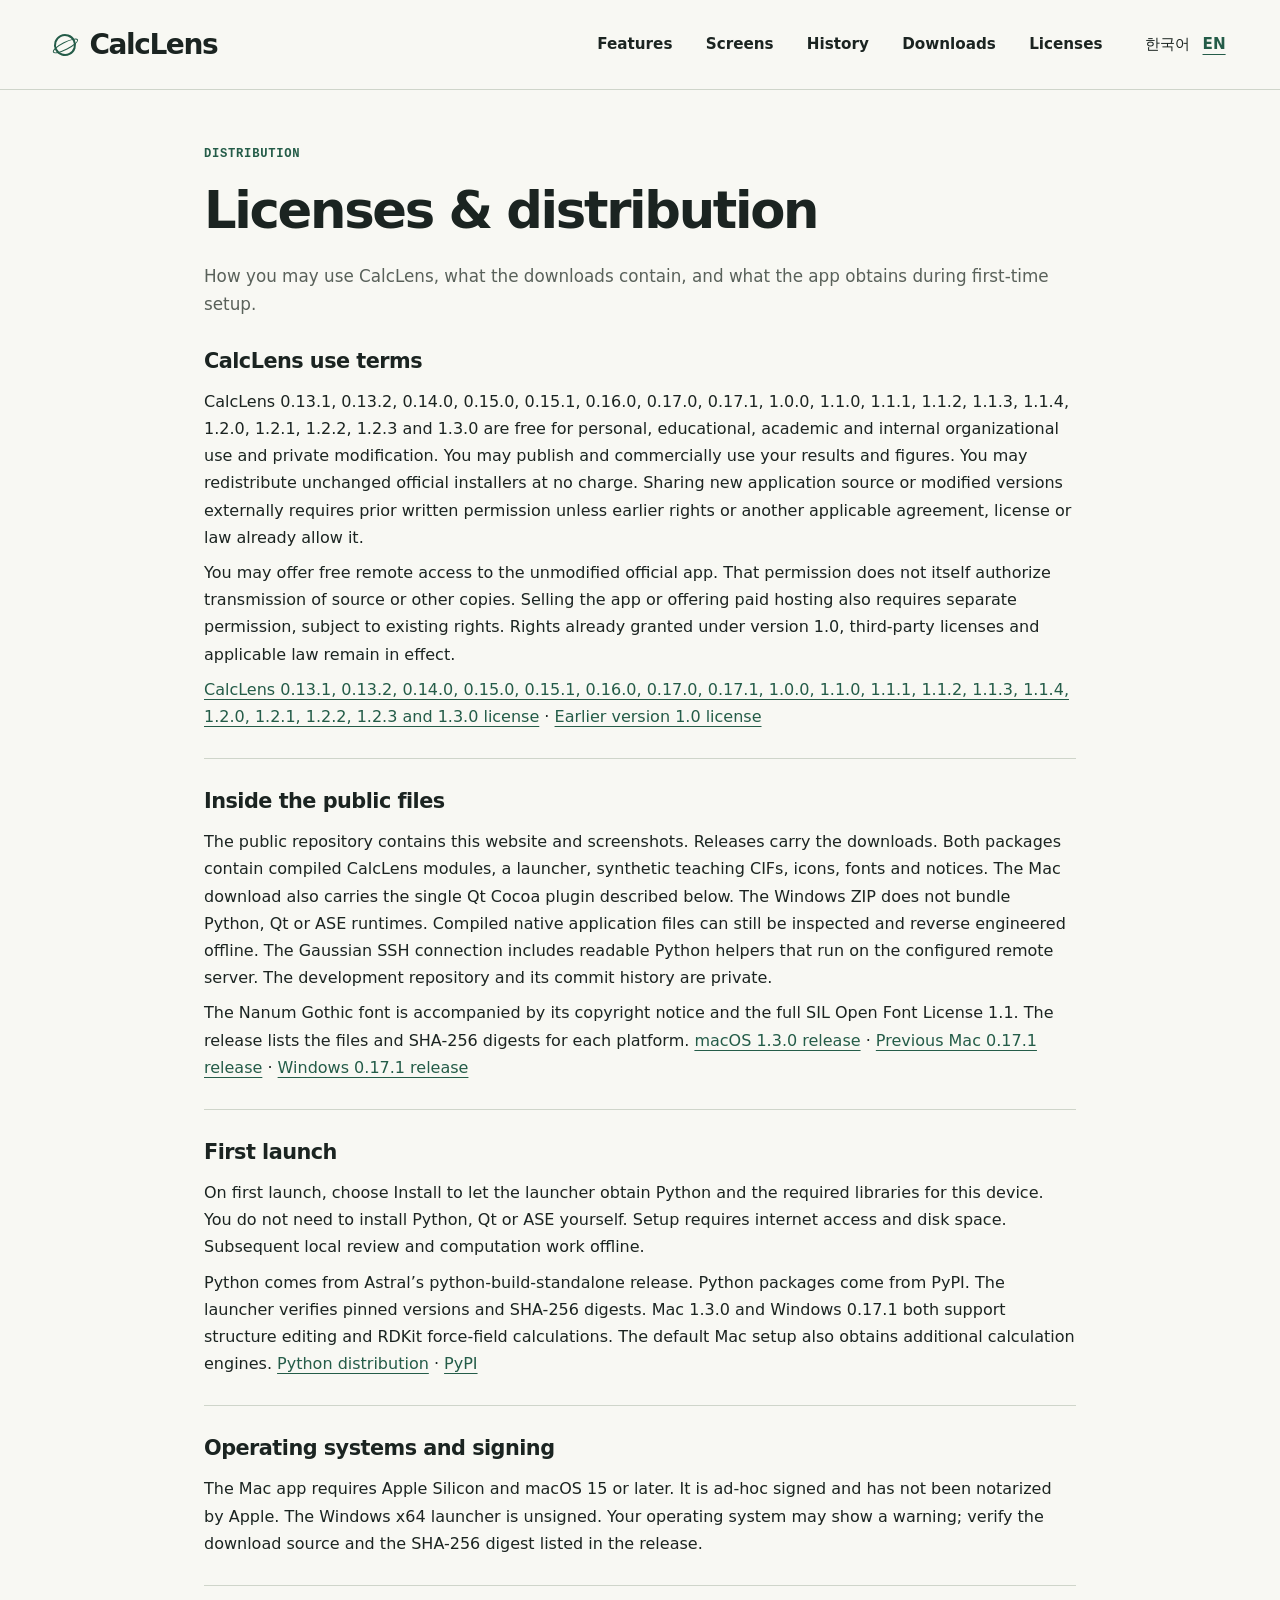
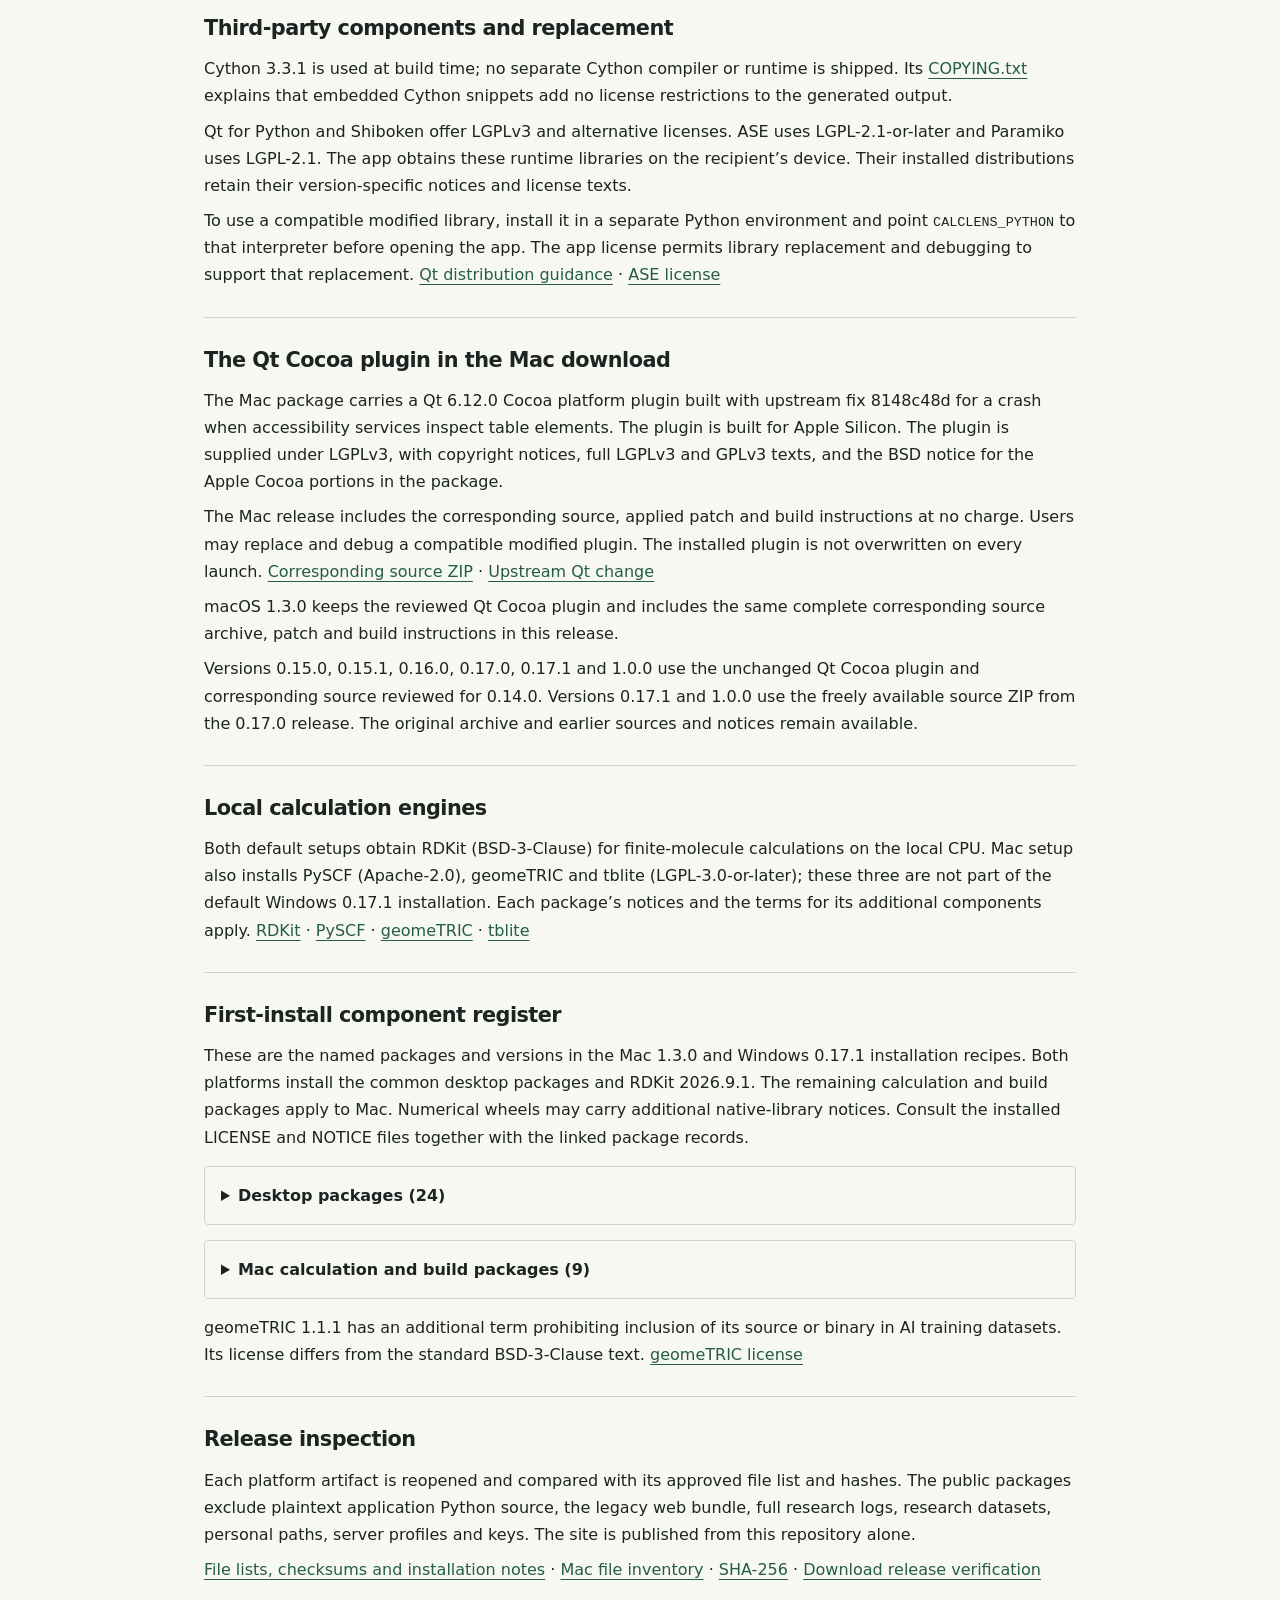
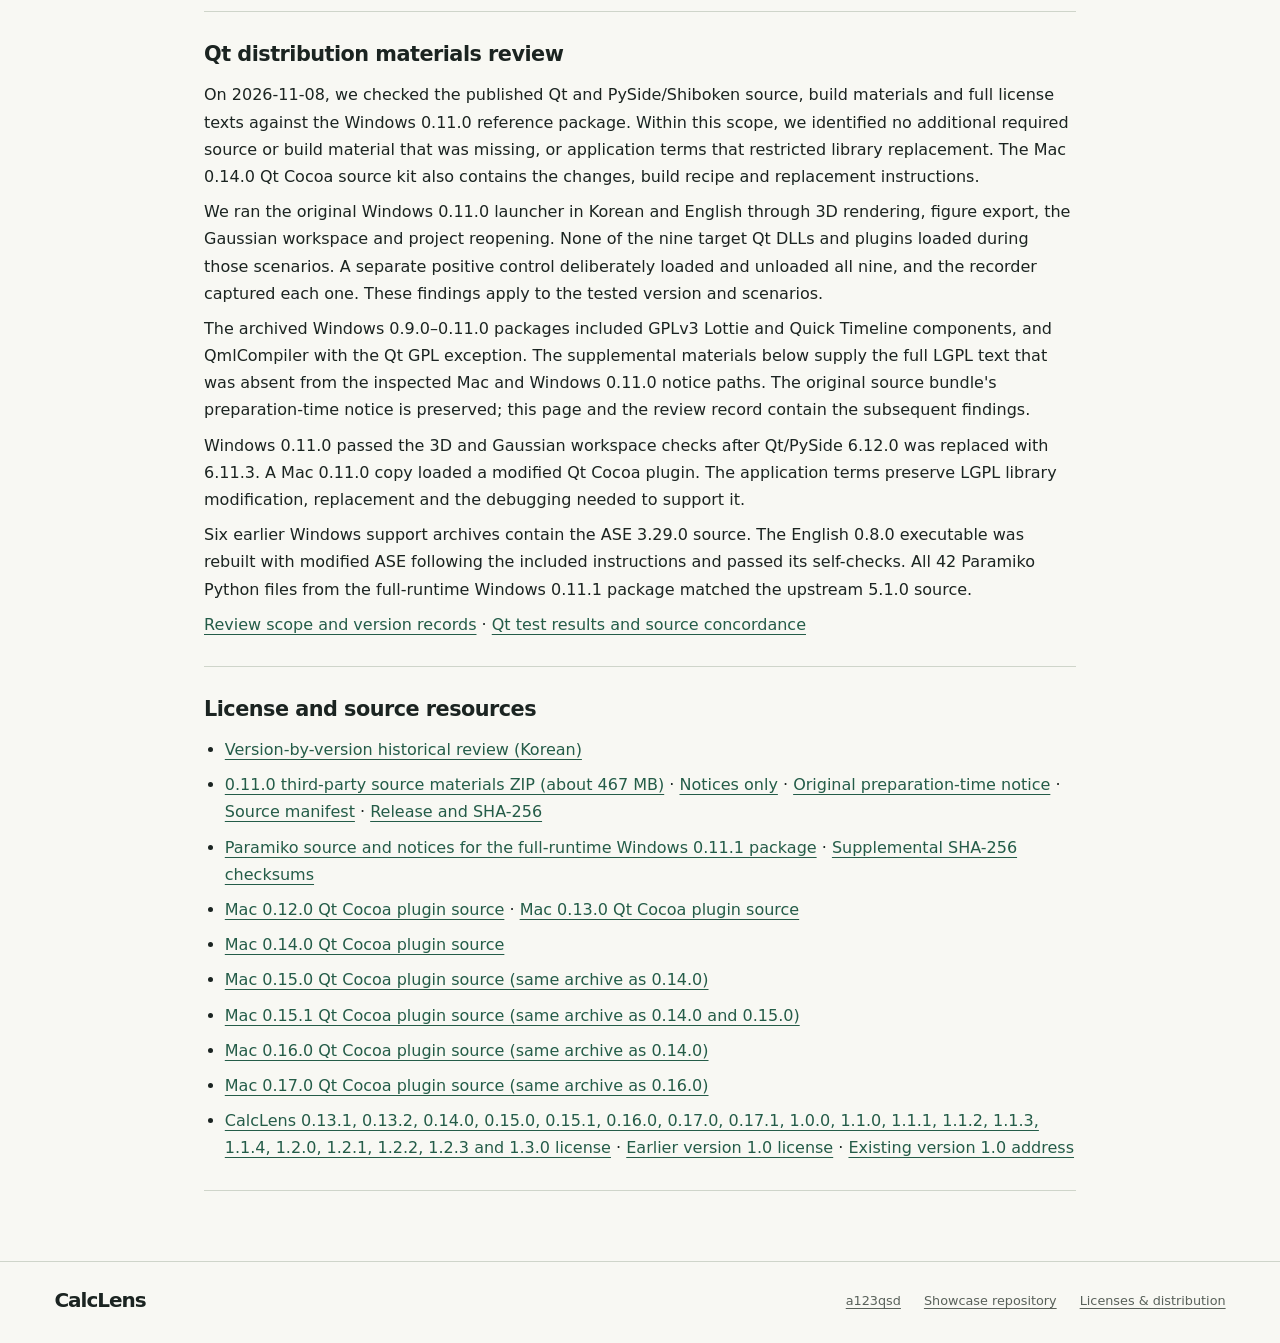
<file: licenses-en.html>
<!doctype html><html lang="en"><head><meta charset="utf-8"><meta name="viewport" content="width=device-width,initial-scale=1"><meta name="theme-color" content="#f6f5ef"><meta name="description" content="Actual CalcLens desktop screenshots, computational chemistry workflows, Mac and Windows downloads, and distribution terms."><link rel="icon" href="data:,"><title>CalcLens · Licenses & distribution</title><link rel="stylesheet" href="site.css?v=1.3.0"></head><body><a class="skip" href="#content">Skip to content</a><header class="mast"><div class="shell mast-inner"><a href="en.html" class="brand"><i aria-hidden="true" class="brand-mark"></i>CalcLens</a><nav class="nav" aria-label="Main navigation"><a href="en.html#features">Features</a><a href="en.html#workflows">Screens</a><a href="en.html#history">History</a><a href="en.html#downloads">Downloads</a><a href="licenses-en.html">Licenses</a></nav><nav class="locale" aria-label="Language"><a href="licenses.html" lang="ko" hreflang="ko">한국어</a><a href="licenses-en.html" class="chosen" lang="en" hreflang="en" aria-current="page">EN</a></nav></div></header><main id="content" class="legal"><div class="kicker">Distribution</div><h1>Licenses & distribution</h1><p class="intro">How you may use CalcLens, what the downloads contain, and what the app obtains during first-time setup.</p><section><h2>CalcLens use terms</h2><p>CalcLens 0.13.1, 0.13.2, 0.14.0, 0.15.0, 0.15.1, 0.16.0, 0.17.0, 0.17.1, 1.0.0, 1.1.0, 1.1.1, 1.1.2, 1.1.3, 1.1.4, 1.2.0, 1.2.1, 1.2.2, 1.2.3 and 1.3.0 are free for personal, educational, academic and internal organizational use and private modification. You may publish and commercially use your results and figures. You may redistribute unchanged official installers at no charge. Sharing new application source or modified versions externally requires prior written permission unless earlier rights or another applicable agreement, license or law already allow it.</p><p>You may offer free remote access to the unmodified official app. That permission does not itself authorize transmission of source or other copies. Selling the app or offering paid hosting also requires separate permission, subject to existing rights. Rights already granted under version 1.0, third-party licenses and applicable law remain in effect.</p><p><a href="CalcLens-LICENSE-v2.txt">CalcLens 0.13.1, 0.13.2, 0.14.0, 0.15.0, 0.15.1, 0.16.0, 0.17.0, 0.17.1, 1.0.0, 1.1.0, 1.1.1, 1.1.2, 1.1.3, 1.1.4, 1.2.0, 1.2.1, 1.2.2, 1.2.3 and 1.3.0 license</a> · <a href="LICENSE-v1-legacy.txt">Earlier version 1.0 license</a></p></section><section><h2>Inside the public files</h2><p>The public repository contains this website and screenshots. Releases carry the downloads. Both packages contain compiled CalcLens modules, a launcher, synthetic teaching CIFs, icons, fonts and notices. The Mac download also carries the single Qt Cocoa plugin described below. The Windows ZIP does not bundle Python, Qt or ASE runtimes. Compiled native application files can still be inspected and reverse engineered offline. The Gaussian SSH connection includes readable Python helpers that run on the configured remote server. The development repository and its commit history are private.</p><p>The Nanum Gothic font is accompanied by its copyright notice and the full SIL Open Font License 1.1. The release lists the files and SHA-256 digests for each platform. <a href="https://github.com/a123qsd/calclens-showcase/releases/tag/v1.3.0">macOS 1.3.0 release</a> · <a href="https://github.com/a123qsd/calclens-showcase/releases/tag/v0.17.1">Previous Mac 0.17.1 release</a> · <a href="https://github.com/a123qsd/calclens-showcase/releases/tag/v0.17.1-windows.1">Windows 0.17.1 release</a></p></section><section><h2>First launch</h2><p>On first launch, choose Install to let the launcher obtain Python and the required libraries for this device. You do not need to install Python, Qt or ASE yourself. Setup requires internet access and disk space. Subsequent local review and computation work offline.</p><p>Python comes from Astral’s python-build-standalone release. Python packages come from PyPI. The launcher verifies pinned versions and SHA-256 digests. Mac 1.3.0 and Windows 0.17.1 both support structure editing and RDKit force-field calculations. The default Mac setup also obtains additional calculation engines. <a href="https://github.com/astral-sh/python-build-standalone/releases">Python distribution</a> · <a href="https://pypi.org">PyPI</a></p></section><section><h2>Operating systems and signing</h2><p>The Mac app requires Apple Silicon and macOS 15 or later. It is ad-hoc signed and has not been notarized by Apple. The Windows x64 launcher is unsigned. Your operating system may show a warning; verify the download source and the SHA-256 digest listed in the release.</p></section><section><h2>Third-party components and replacement</h2><p>Cython 3.3.1 is used at build time; no separate Cython compiler or runtime is shipped. Its <a href="https://github.com/cython/cython/blob/3.3.1/COPYING.txt">COPYING.txt</a> explains that embedded Cython snippets add no license restrictions to the generated output.</p><p>Qt for Python and Shiboken offer LGPLv3 and alternative licenses. ASE uses LGPL-2.1-or-later and Paramiko uses LGPL-2.1. The app obtains these runtime libraries on the recipient’s device. Their installed distributions retain their version-specific notices and license texts.</p><p>To use a compatible modified library, install it in a separate Python environment and point <code>CALCLENS_PYTHON</code> to that interpreter before opening the app. The app license permits library replacement and debugging to support that replacement. <a href="https://www.qt.io/development/open-source-lgpl-obligations">Qt distribution guidance</a> · <a href="https://docs.ase-lib.org/development/licenseinfo.html">ASE license</a></p></section><section><h2>The Qt Cocoa plugin in the Mac download</h2><p>The Mac package carries a Qt 6.12.0 Cocoa platform plugin built with upstream fix 8148c48d for a crash when accessibility services inspect table elements. The plugin is built for Apple Silicon. The plugin is supplied under LGPLv3, with copyright notices, full LGPLv3 and GPLv3 texts, and the BSD notice for the Apple Cocoa portions in the package.</p><p>The Mac release includes the corresponding source, applied patch and build instructions at no charge. Users may replace and debug a compatible modified plugin. The installed plugin is not overwritten on every launch. <a href="https://github.com/a123qsd/calclens-showcase/releases/download/v1.3.0/CalcLens-1.3.0-Qt-Cocoa-source.zip">Corresponding source ZIP</a> · <a href="https://github.com/qt/qtbase/commit/8148c48deb8e4345bacb797cb75c011df6f797fa">Upstream Qt change</a></p><p>macOS 1.3.0 keeps the reviewed Qt Cocoa plugin and includes the same complete corresponding source archive, patch and build instructions in this release.</p><p>Versions 0.15.0, 0.15.1, 0.16.0, 0.17.0, 0.17.1 and 1.0.0 use the unchanged Qt Cocoa plugin and corresponding source reviewed for 0.14.0. Versions 0.17.1 and 1.0.0 use the freely available source ZIP from the 0.17.0 release. The original archive and earlier sources and notices remain available.</p></section><section><h2>Local calculation engines</h2><p>Both default setups obtain RDKit (BSD-3-Clause) for finite-molecule calculations on the local CPU. Mac setup also installs PySCF (Apache-2.0), geomeTRIC and tblite (LGPL-3.0-or-later); these three are not part of the default Windows 0.17.1 installation. Each package’s notices and the terms for its additional components apply. <a href="https://pypi.org/project/rdkit/2026.9.1/">RDKit</a> · <a href="https://pypi.org/project/pyscf/2.15.0/">PySCF</a> · <a href="https://pypi.org/project/geometric/1.1.1/">geomeTRIC</a> · <a href="https://pypi.org/project/tblite/0.8.0/">tblite</a></p></section><section><h2>First-install component register</h2><p>These are the named packages and versions in the Mac 1.3.0 and Windows 0.17.1 installation recipes. Both platforms install the common desktop packages and RDKit 2026.9.1. The remaining calculation and build packages apply to Mac. Numerical wheels may carry additional native-library notices. Consult the installed LICENSE and NOTICE files together with the linked package records.</p><details><summary>Desktop packages (24)</summary><ul><li><a href="https://pypi.org/project/ase/3.29.0/">ase 3.29.0</a> · LGPL-2.1-or-later</li><li><a href="https://pypi.org/project/bcrypt/5.0.0/">bcrypt 5.0.0</a> · Apache-2.0</li><li><a href="https://pypi.org/project/cffi/2.1.1/">cffi 2.1.1</a> · MIT-0</li><li><a href="https://pypi.org/project/contourpy/1.4.0/">contourpy 1.4.0</a> · BSD-3-Clause</li><li><a href="https://pypi.org/project/cryptography/50.0.2/">cryptography 50.0.2</a> · Apache-2.0 OR BSD-3-Clause</li><li><a href="https://pypi.org/project/cycler/0.12.1/">cycler 0.12.1</a> · BSD-3-Clause</li><li><a href="https://pypi.org/project/fonttools/4.68.0/">fonttools 4.68.0</a> · MIT</li><li><a href="https://pypi.org/project/invoke/3.0.3/">invoke 3.0.3</a> · BSD-2-Clause</li><li><a href="https://pypi.org/project/kiwisolver/1.5.1/">kiwisolver 1.5.1</a> · BSD-3-Clause and included notices</li><li><a href="https://pypi.org/project/matplotlib/3.11.2/">matplotlib 3.11.2</a> · Matplotlib license and incorporated notices</li><li><a href="https://pypi.org/project/numpy/2.5.4/">numpy 2.5.4</a> · BSD-3-Clause AND 0BSD AND MIT AND Zlib AND CC0-1.0</li><li><a href="https://pypi.org/project/packaging/26.3/">packaging 26.3</a> · Apache-2.0 OR BSD-2-Clause</li><li><a href="https://pypi.org/project/paramiko/5.1.0/">paramiko 5.1.0</a> · LGPL-2.1</li><li><a href="https://pypi.org/project/pillow/13.0.0/">pillow 13.0.0</a> · MIT-CMU</li><li><a href="https://pypi.org/project/pycparser/3.12/">pycparser 3.12</a> · BSD-3-Clause</li><li><a href="https://pypi.org/project/pynacl/1.6.2/">pynacl 1.6.2</a> · Apache-2.0</li><li><a href="https://pypi.org/project/pyparsing/3.3.3/">pyparsing 3.3.3</a> · MIT</li><li><a href="https://pypi.org/project/pyside6-essentials/6.12.0/">pyside6-essentials 6.12.0</a> · LGPL-3.0-only OR GPL-2.0-only OR GPL-3.0-only</li><li><a href="https://pypi.org/project/python-dateutil/4.0.0/">python-dateutil 4.0.0</a> · BSD-3-Clause</li><li><a href="https://pypi.org/project/scipy/1.18.1/">scipy 1.18.1</a> · BSD-3-Clause and included native-library notices</li><li><a href="https://pypi.org/project/shiboken6/6.12.0/">shiboken6 6.12.0</a> · LGPL-3.0-only OR GPL-2.0-only OR GPL-3.0-only</li><li><a href="https://pypi.org/project/typing-extensions/4.16.0/">typing-extensions 4.16.0</a> · PSF-2.0</li><li><a href="https://pypi.org/project/tzdata/2026.6/">tzdata 2026.6</a> · Apache-2.0</li><li><a href="https://pypi.org/project/vtk/9.7.2/">vtk 9.7.2</a> · VTK BSD-style license and included notices</li></ul></details><details><summary>Mac calculation and build packages (9)</summary><ul><li><a href="https://pypi.org/project/rdkit/2026.9.1/">rdkit 2026.9.1</a> · BSD-3-Clause</li><li><a href="https://pypi.org/project/h5py/3.16.0/">h5py 3.16.0</a> · BSD-3-Clause</li><li><a href="https://pypi.org/project/networkx/3.7/">networkx 3.7</a> · BSD-3-Clause</li><li><a href="https://pypi.org/project/six/1.17.0/">six 1.17.0</a> · MIT</li><li><a href="https://pypi.org/project/pyscf/2.15.0/">pyscf 2.15.0</a> · Apache-2.0</li><li><a href="https://pypi.org/project/geometric/1.1.1/">geometric 1.1.1</a> · BSD 3-clause Non-AI License (modified terms)</li><li><a href="https://pypi.org/project/tblite/0.8.0/">tblite 0.8.0</a> · LGPL-3.0-or-later</li><li><a href="https://pypi.org/project/setuptools/84.2.1/">setuptools 84.2.1</a> · MIT</li><li><a href="https://pypi.org/project/wheel/0.48.0/">wheel 0.48.0</a> · MIT</li></ul></details><p>geomeTRIC 1.1.1 has an additional term prohibiting inclusion of its source or binary in AI training datasets. Its license differs from the standard BSD-3-Clause text. <a href="https://github.com/leeping/geomeTRIC/blob/1.1.1/LICENSE">geomeTRIC license</a></p></section><section><h2>Release inspection</h2><p>Each platform artifact is reopened and compared with its approved file list and hashes. The public packages exclude plaintext application Python source, the legacy web bundle, full research logs, research datasets, personal paths, server profiles and keys. The site is published from this repository alone.</p><p><a href="https://github.com/a123qsd/calclens-showcase/releases/tag/v1.3.0">File lists, checksums and installation notes</a> · <a href="https://github.com/a123qsd/calclens-showcase/releases/download/v1.3.0/CalcLens-1.3.0-macOS-files.json">Mac file inventory</a> · <a href="https://github.com/a123qsd/calclens-showcase/releases/download/v1.3.0/SHA256SUMS.txt">SHA-256</a> · <a href="https://github.com/a123qsd/calclens-showcase/releases/download/v1.3.0/release-verification.json">Download release verification</a></p></section><section id="historical-review"><h2>Qt distribution materials review</h2><p>On 2026-11-08, we checked the published Qt and PySide/Shiboken source, build materials and full license texts against the Windows 0.11.0 reference package. Within this scope, we identified no additional required source or build material that was missing, or application terms that restricted library replacement. The Mac 0.14.0 Qt Cocoa source kit also contains the changes, build recipe and replacement instructions.</p><p>We ran the original Windows 0.11.0 launcher in Korean and English through 3D rendering, figure export, the Gaussian workspace and project reopening. None of the nine target Qt DLLs and plugins loaded during those scenarios. A separate positive control deliberately loaded and unloaded all nine, and the recorder captured each one. These findings apply to the tested version and scenarios.</p><p>The archived Windows 0.9.0–0.11.0 packages included GPLv3 Lottie and Quick Timeline components, and QmlCompiler with the Qt GPL exception. The supplemental materials below supply the full LGPL text that was absent from the inspected Mac and Windows 0.11.0 notice paths. The original source bundle's preparation-time notice is preserved; this page and the review record contain the subsequent findings.</p><p>Windows 0.11.0 passed the 3D and Gaussian workspace checks after Qt/PySide 6.12.0 was replaced with 6.11.3. A Mac 0.11.0 copy loaded a modified Qt Cocoa plugin. The application terms preserve LGPL library modification, replacement and the debugging needed to support it.</p><p>Six earlier Windows support archives contain the ASE 3.29.0 source. The English 0.8.0 executable was rebuilt with modified ASE following the included instructions and passed its self-checks. All 42 Paramiko Python files from the full-runtime Windows 0.11.1 package matched the upstream 5.1.0 source.</p><p><a href="https://github.com/a123qsd/calclens-showcase/blob/main/component-review.md">Review scope and version records</a> · <a href="qt-review-2026-11-08.json">Qt test results and source concordance</a></p></section><section id="license-resources"><h2>License and source resources</h2><ul><li><a href="https://github.com/a123qsd/calclens-showcase/blob/main/component-review.md">Version-by-version historical review (Korean)</a></li><li><a href="https://github.com/a123qsd/calclens-showcase/releases/download/component-sources-0.11.0/CalcLens-0.11.0-third-party-source-materials.zip">0.11.0 third-party source materials ZIP (about 467 MB)</a> · <a href="https://github.com/a123qsd/calclens-showcase/releases/download/component-sources-0.11.0/CalcLens-0.11.0-third-party-notices.zip">Notices only</a> · <a href="https://github.com/a123qsd/calclens-showcase/releases/download/component-sources-0.11.0/SOURCE-ARCHIVE-NOTICE.txt">Original preparation-time notice</a> · <a href="https://github.com/a123qsd/calclens-showcase/releases/download/component-sources-0.11.0/SOURCE-MANIFEST.json">Source manifest</a> · <a href="https://github.com/a123qsd/calclens-showcase/releases/tag/component-sources-0.11.0">Release and SHA-256</a></li><li><a href="https://github.com/a123qsd/calclens-showcase/releases/download/component-sources-0.11.0/CalcLens-0.11.1-Paramiko-5.1.0-source.zip">Paramiko source and notices for the full-runtime Windows 0.11.1 package</a> · <a href="https://github.com/a123qsd/calclens-showcase/releases/download/component-sources-0.11.0/SUPPLEMENTAL-SHA256SUMS.txt">Supplemental SHA-256 checksums</a></li><li><a href="https://github.com/a123qsd/calclens-showcase/releases/download/v0.12.0/CalcLens-0.12.0-Qt-Cocoa-source.zip">Mac 0.12.0 Qt Cocoa plugin source</a> · <a href="https://github.com/a123qsd/calclens-showcase/releases/download/v0.13.0/CalcLens-0.13.0-Qt-Cocoa-source.zip">Mac 0.13.0 Qt Cocoa plugin source</a></li><li><a href="https://github.com/a123qsd/calclens-showcase/releases/download/v0.14.0/CalcLens-0.14.0-Qt-Cocoa-source.zip">Mac 0.14.0 Qt Cocoa plugin source</a></li><li><a href="https://github.com/a123qsd/calclens-showcase/releases/download/v0.15.0/CalcLens-0.15.0-Qt-Cocoa-source.zip">Mac 0.15.0 Qt Cocoa plugin source (same archive as 0.14.0)</a></li><li><a href="https://github.com/a123qsd/calclens-showcase/releases/download/v0.15.1/CalcLens-0.15.1-Qt-Cocoa-source.zip">Mac 0.15.1 Qt Cocoa plugin source (same archive as 0.14.0 and 0.15.0)</a></li><li><a href="https://github.com/a123qsd/calclens-showcase/releases/download/v0.16.0/CalcLens-0.16.0-Qt-Cocoa-source.zip">Mac 0.16.0 Qt Cocoa plugin source (same archive as 0.14.0)</a></li><li><a href="https://github.com/a123qsd/calclens-showcase/releases/download/v0.17.0/CalcLens-0.17.0-Qt-Cocoa-source.zip">Mac 0.17.0 Qt Cocoa plugin source (same archive as 0.16.0)</a></li><li><a href="CalcLens-LICENSE-v2.txt">CalcLens 0.13.1, 0.13.2, 0.14.0, 0.15.0, 0.15.1, 0.16.0, 0.17.0, 0.17.1, 1.0.0, 1.1.0, 1.1.1, 1.1.2, 1.1.3, 1.1.4, 1.2.0, 1.2.1, 1.2.2, 1.2.3 and 1.3.0 license</a> · <a href="LICENSE-v1-legacy.txt">Earlier version 1.0 license</a> · <a href="CalcLens-LICENSE.txt">Existing version 1.0 address</a></li></ul></section></main><footer class="footer"><div class="shell footer-inner"><span class="brand">CalcLens</span><div><a href="https://github.com/a123qsd">a123qsd</a><a href="https://github.com/a123qsd/calclens-showcase">Showcase repository</a><a href="licenses-en.html">Licenses &amp; distribution</a></div></div></footer></body></html>
</file>
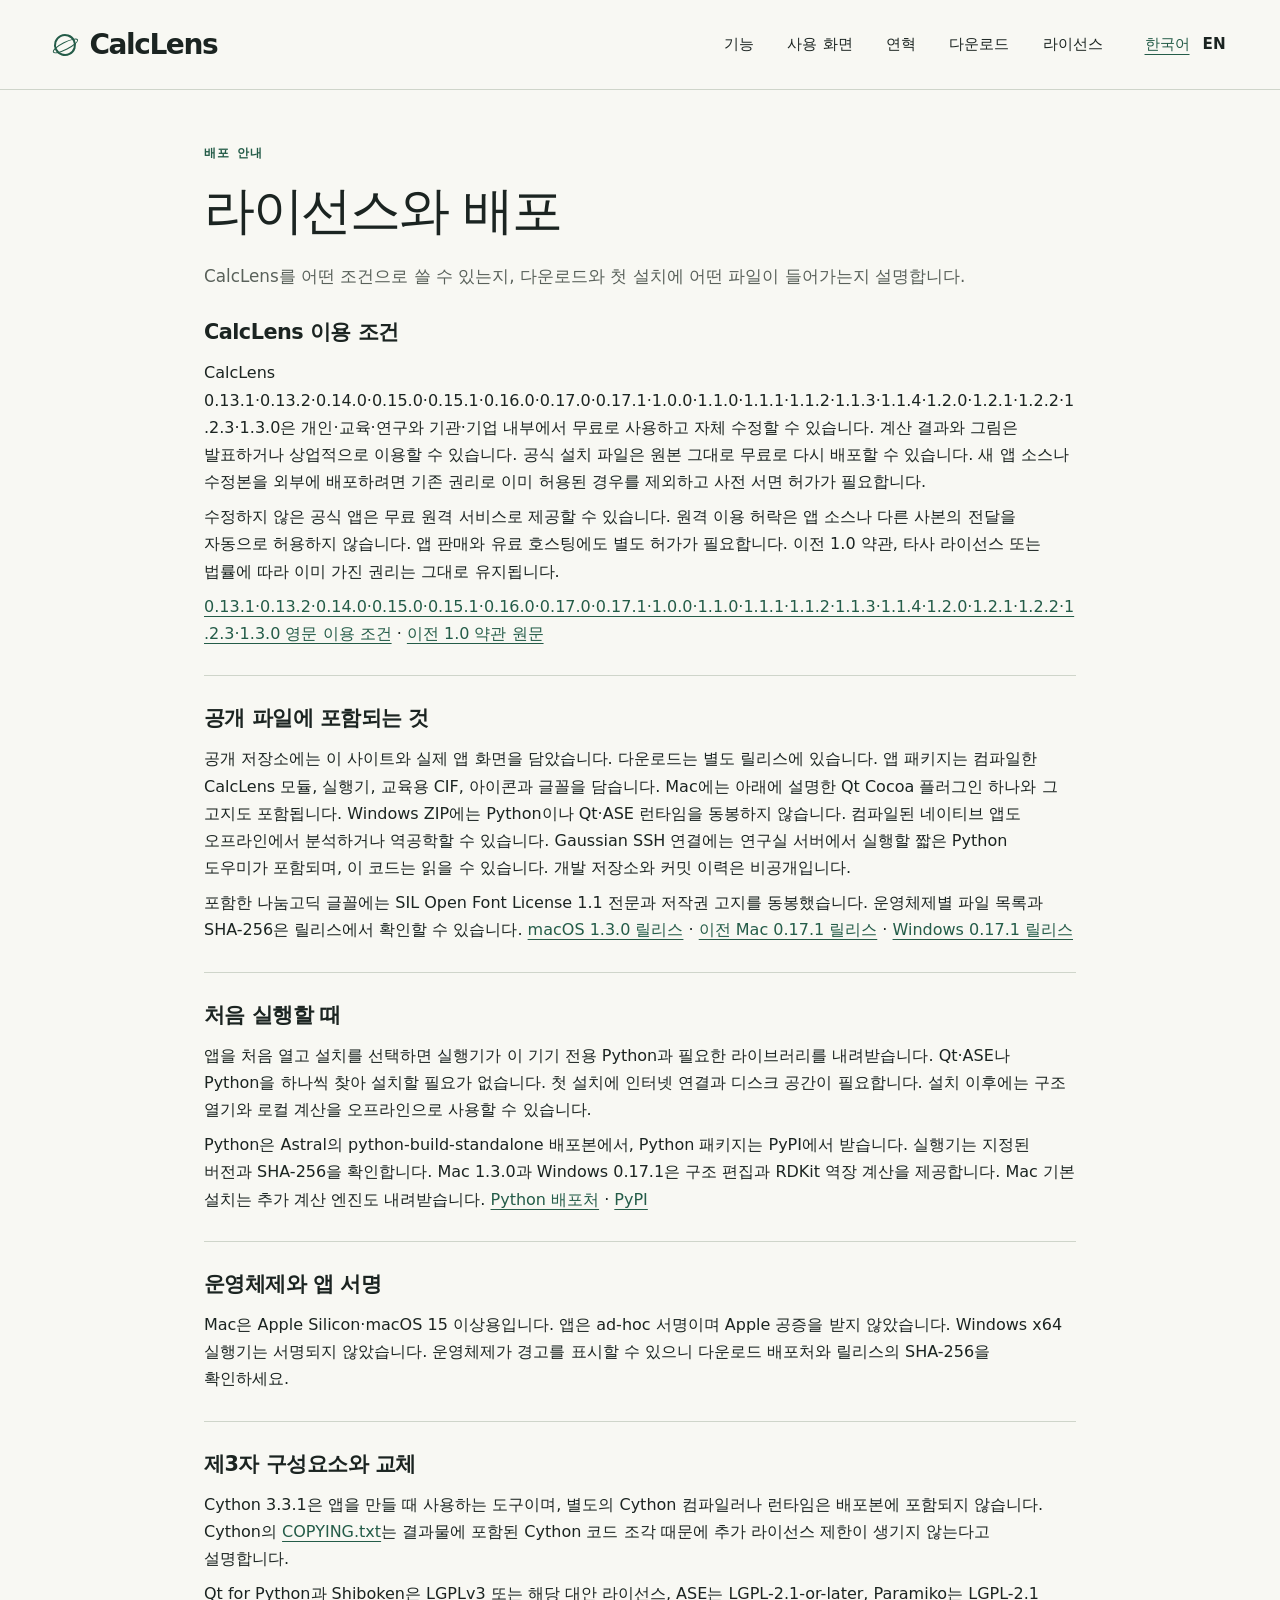
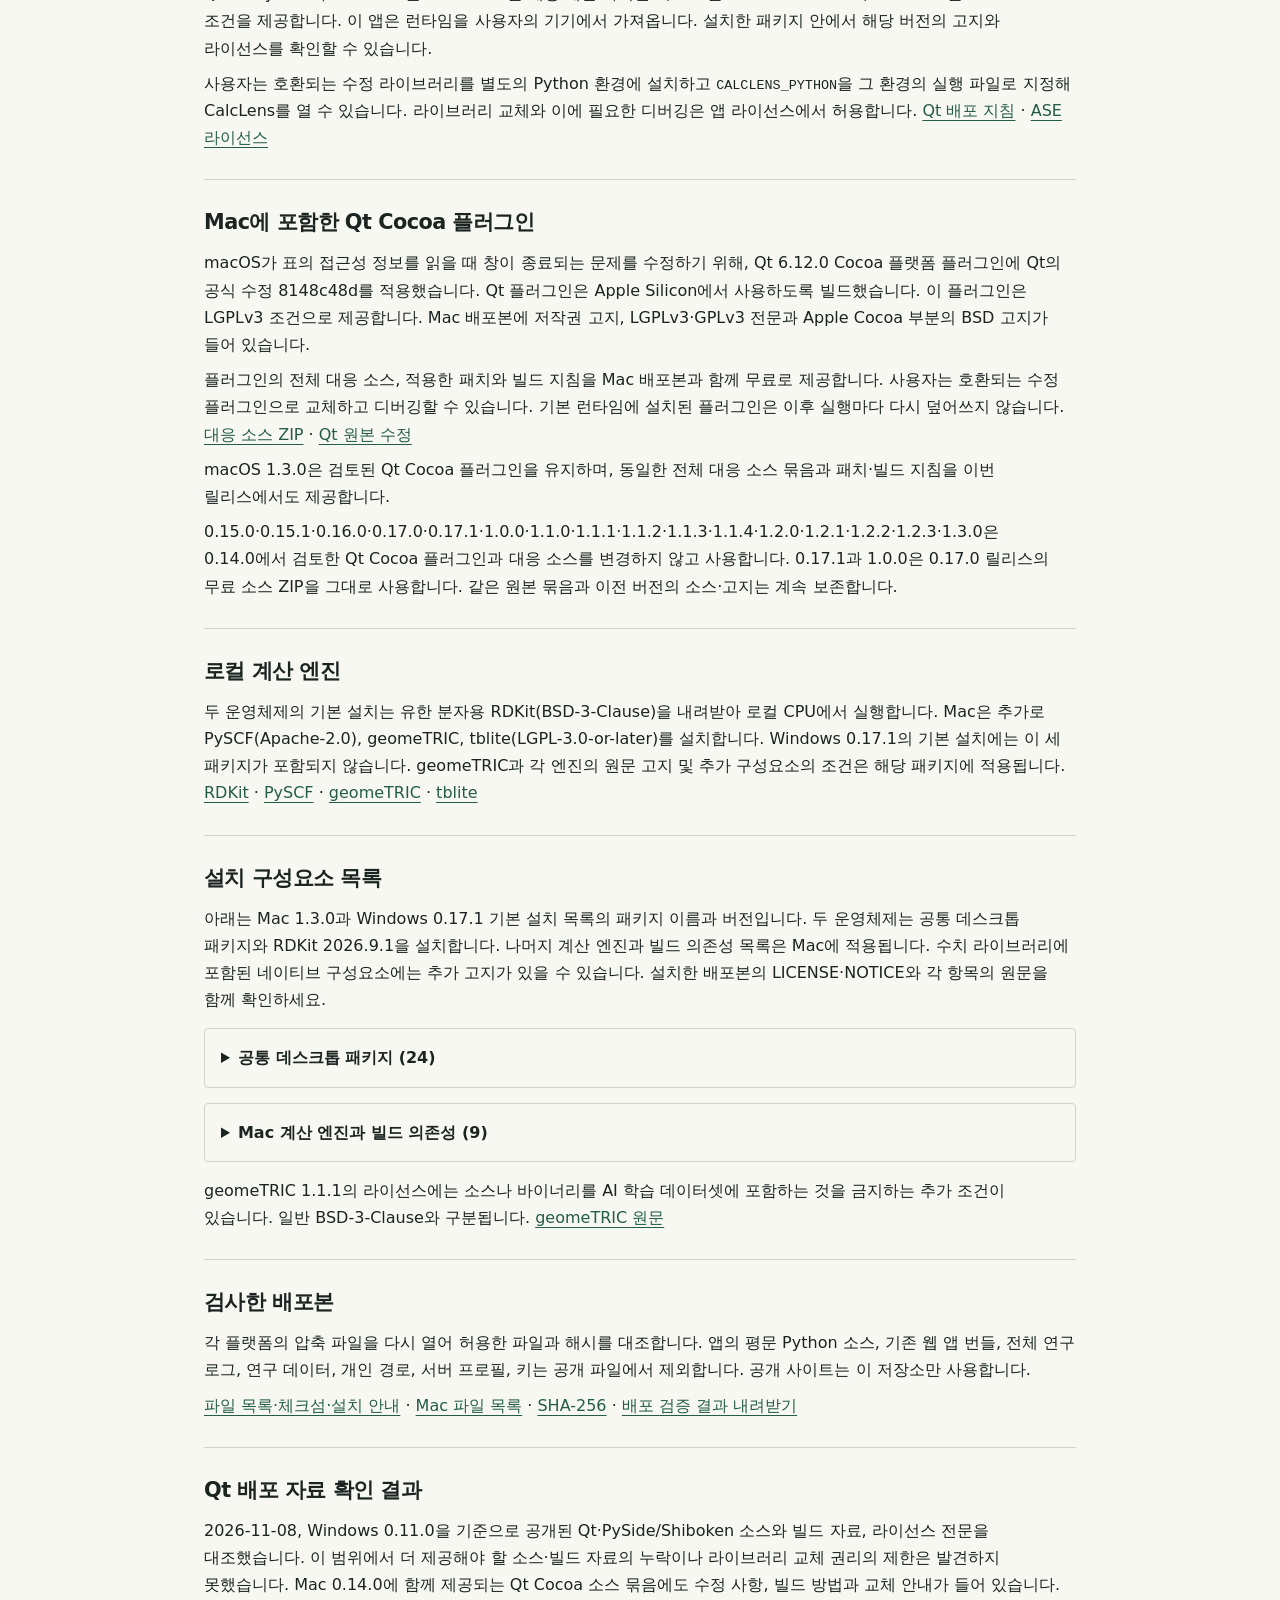
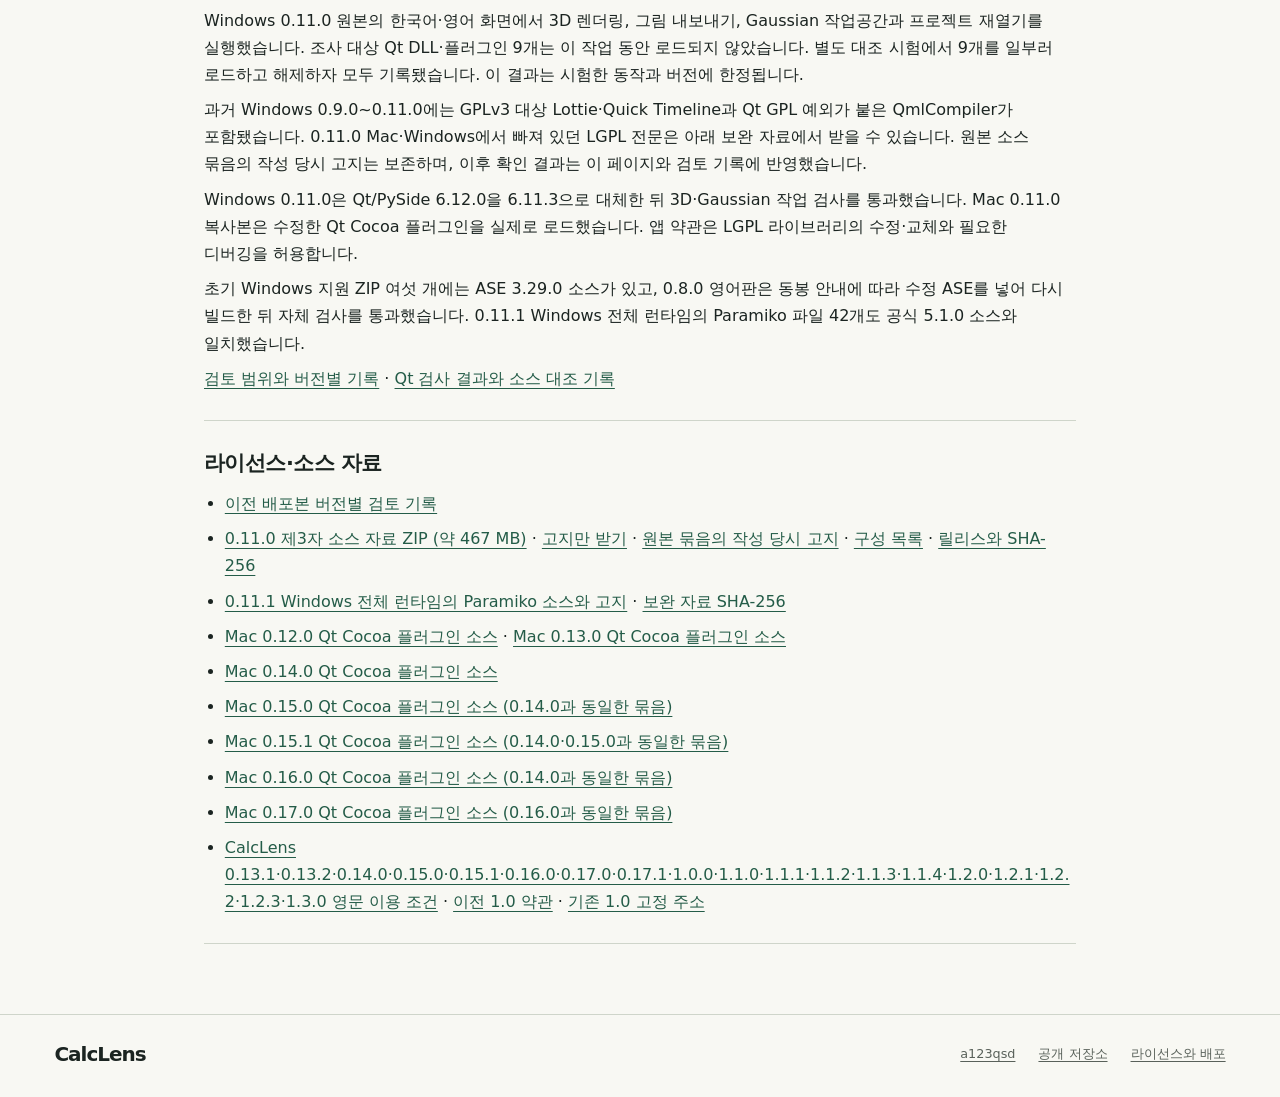
<file: licenses.html>
<!doctype html><html lang="ko"><head><meta charset="utf-8"><meta name="viewport" content="width=device-width,initial-scale=1"><meta name="theme-color" content="#f6f5ef"><meta name="description" content="CalcLens 데스크톱의 실제 화면, 계산화학 검토 예제, Mac·Windows 다운로드와 배포 조건."><link rel="icon" href="data:,"><title>CalcLens · 라이선스와 배포</title><link rel="stylesheet" href="site.css?v=1.3.0"></head><body><a class="skip" href="#content">본문으로</a><header class="mast"><div class="shell mast-inner"><a href="index.html" class="brand"><i aria-hidden="true" class="brand-mark"></i>CalcLens</a><nav class="nav" aria-label="주 메뉴"><a href="index.html#features">기능</a><a href="index.html#workflows">사용 화면</a><a href="index.html#history">연혁</a><a href="index.html#downloads">다운로드</a><a href="licenses.html">라이선스</a></nav><nav class="locale" aria-label="언어"><a href="licenses.html" class="chosen" lang="ko" hreflang="ko" aria-current="page">한국어</a><a href="licenses-en.html" lang="en" hreflang="en">EN</a></nav></div></header><main id="content" class="legal"><div class="kicker">배포 안내</div><h1>라이선스와 배포</h1><p class="intro">CalcLens를 어떤 조건으로 쓸 수 있는지, 다운로드와 첫 설치에 어떤 파일이 들어가는지 설명합니다.</p><section><h2>CalcLens 이용 조건</h2><p>CalcLens 0.13.1·0.13.2·0.14.0·0.15.0·0.15.1·0.16.0·0.17.0·0.17.1·1.0.0·1.1.0·1.1.1·1.1.2·1.1.3·1.1.4·1.2.0·1.2.1·1.2.2·1.2.3·1.3.0은 개인·교육·연구와 기관·기업 내부에서 무료로 사용하고 자체 수정할 수 있습니다. 계산 결과와 그림은 발표하거나 상업적으로 이용할 수 있습니다. 공식 설치 파일은 원본 그대로 무료로 다시 배포할 수 있습니다. 새 앱 소스나 수정본을 외부에 배포하려면 기존 권리로 이미 허용된 경우를 제외하고 사전 서면 허가가 필요합니다.</p><p>수정하지 않은 공식 앱은 무료 원격 서비스로 제공할 수 있습니다. 원격 이용 허락은 앱 소스나 다른 사본의 전달을 자동으로 허용하지 않습니다. 앱 판매와 유료 호스팅에도 별도 허가가 필요합니다. 이전 1.0 약관, 타사 라이선스 또는 법률에 따라 이미 가진 권리는 그대로 유지됩니다.</p><p><a href="CalcLens-LICENSE-v2.txt">0.13.1·0.13.2·0.14.0·0.15.0·0.15.1·0.16.0·0.17.0·0.17.1·1.0.0·1.1.0·1.1.1·1.1.2·1.1.3·1.1.4·1.2.0·1.2.1·1.2.2·1.2.3·1.3.0 영문 이용 조건</a> · <a href="LICENSE-v1-legacy.txt">이전 1.0 약관 원문</a></p></section><section><h2>공개 파일에 포함되는 것</h2><p>공개 저장소에는 이 사이트와 실제 앱 화면을 담았습니다. 다운로드는 별도 릴리스에 있습니다. 앱 패키지는 컴파일한 CalcLens 모듈, 실행기, 교육용 CIF, 아이콘과 글꼴을 담습니다. Mac에는 아래에 설명한 Qt Cocoa 플러그인 하나와 그 고지도 포함됩니다. Windows ZIP에는 Python이나 Qt·ASE 런타임을 동봉하지 않습니다. 컴파일된 네이티브 앱도 오프라인에서 분석하거나 역공학할 수 있습니다. Gaussian SSH 연결에는 연구실 서버에서 실행할 짧은 Python 도우미가 포함되며, 이 코드는 읽을 수 있습니다. 개발 저장소와 커밋 이력은 비공개입니다.</p><p>포함한 나눔고딕 글꼴에는 SIL Open Font License 1.1 전문과 저작권 고지를 동봉했습니다. 운영체제별 파일 목록과 SHA-256은 릴리스에서 확인할 수 있습니다. <a href="https://github.com/a123qsd/calclens-showcase/releases/tag/v1.3.0">macOS 1.3.0 릴리스</a> · <a href="https://github.com/a123qsd/calclens-showcase/releases/tag/v0.17.1">이전 Mac 0.17.1 릴리스</a> · <a href="https://github.com/a123qsd/calclens-showcase/releases/tag/v0.17.1-windows.1">Windows 0.17.1 릴리스</a></p></section><section><h2>처음 실행할 때</h2><p>앱을 처음 열고 설치를 선택하면 실행기가 이 기기 전용 Python과 필요한 라이브러리를 내려받습니다. Qt·ASE나 Python을 하나씩 찾아 설치할 필요가 없습니다. 첫 설치에 인터넷 연결과 디스크 공간이 필요합니다. 설치 이후에는 구조 열기와 로컬 계산을 오프라인으로 사용할 수 있습니다.</p><p>Python은 Astral의 python-build-standalone 배포본에서, Python 패키지는 PyPI에서 받습니다. 실행기는 지정된 버전과 SHA-256을 확인합니다. Mac 1.3.0과 Windows 0.17.1은 구조 편집과 RDKit 역장 계산을 제공합니다. Mac 기본 설치는 추가 계산 엔진도 내려받습니다. <a href="https://github.com/astral-sh/python-build-standalone/releases">Python 배포처</a> · <a href="https://pypi.org">PyPI</a></p></section><section><h2>운영체제와 앱 서명</h2><p>Mac은 Apple Silicon·macOS 15 이상용입니다. 앱은 ad-hoc 서명이며 Apple 공증을 받지 않았습니다. Windows x64 실행기는 서명되지 않았습니다. 운영체제가 경고를 표시할 수 있으니 다운로드 배포처와 릴리스의 SHA-256을 확인하세요.</p></section><section><h2>제3자 구성요소와 교체</h2><p>Cython 3.3.1은 앱을 만들 때 사용하는 도구이며, 별도의 Cython 컴파일러나 런타임은 배포본에 포함되지 않습니다. Cython의 <a href="https://github.com/cython/cython/blob/3.3.1/COPYING.txt">COPYING.txt</a>는 결과물에 포함된 Cython 코드 조각 때문에 추가 라이선스 제한이 생기지 않는다고 설명합니다.</p><p>Qt for Python과 Shiboken은 LGPLv3 또는 해당 대안 라이선스, ASE는 LGPL-2.1-or-later, Paramiko는 LGPL-2.1 조건을 제공합니다. 이 앱은 런타임을 사용자의 기기에서 가져옵니다. 설치한 패키지 안에서 해당 버전의 고지와 라이선스를 확인할 수 있습니다.</p><p>사용자는 호환되는 수정 라이브러리를 별도의 Python 환경에 설치하고 <code>CALCLENS_PYTHON</code>을 그 환경의 실행 파일로 지정해 CalcLens를 열 수 있습니다. 라이브러리 교체와 이에 필요한 디버깅은 앱 라이선스에서 허용합니다. <a href="https://www.qt.io/development/open-source-lgpl-obligations">Qt 배포 지침</a> · <a href="https://docs.ase-lib.org/development/licenseinfo.html">ASE 라이선스</a></p></section><section><h2>Mac에 포함한 Qt Cocoa 플러그인</h2><p>macOS가 표의 접근성 정보를 읽을 때 창이 종료되는 문제를 수정하기 위해, Qt 6.12.0 Cocoa 플랫폼 플러그인에 Qt의 공식 수정 8148c48d를 적용했습니다. Qt 플러그인은 Apple Silicon에서 사용하도록 빌드했습니다. 이 플러그인은 LGPLv3 조건으로 제공합니다. Mac 배포본에 저작권 고지, LGPLv3·GPLv3 전문과 Apple Cocoa 부분의 BSD 고지가 들어 있습니다.</p><p>플러그인의 전체 대응 소스, 적용한 패치와 빌드 지침을 Mac 배포본과 함께 무료로 제공합니다. 사용자는 호환되는 수정 플러그인으로 교체하고 디버깅할 수 있습니다. 기본 런타임에 설치된 플러그인은 이후 실행마다 다시 덮어쓰지 않습니다. <a href="https://github.com/a123qsd/calclens-showcase/releases/download/v1.3.0/CalcLens-1.3.0-Qt-Cocoa-source.zip">대응 소스 ZIP</a> · <a href="https://github.com/qt/qtbase/commit/8148c48deb8e4345bacb797cb75c011df6f797fa">Qt 원본 수정</a></p><p>macOS 1.3.0은 검토된 Qt Cocoa 플러그인을 유지하며, 동일한 전체 대응 소스 묶음과 패치·빌드 지침을 이번 릴리스에서도 제공합니다.</p><p>0.15.0·0.15.1·0.16.0·0.17.0·0.17.1·1.0.0·1.1.0·1.1.1·1.1.2·1.1.3·1.1.4·1.2.0·1.2.1·1.2.2·1.2.3·1.3.0은 0.14.0에서 검토한 Qt Cocoa 플러그인과 대응 소스를 변경하지 않고 사용합니다. 0.17.1과 1.0.0은 0.17.0 릴리스의 무료 소스 ZIP을 그대로 사용합니다. 같은 원본 묶음과 이전 버전의 소스·고지는 계속 보존합니다.</p></section><section><h2>로컬 계산 엔진</h2><p>두 운영체제의 기본 설치는 유한 분자용 RDKit(BSD-3-Clause)을 내려받아 로컬 CPU에서 실행합니다. Mac은 추가로 PySCF(Apache-2.0), geomeTRIC, tblite(LGPL-3.0-or-later)를 설치합니다. Windows 0.17.1의 기본 설치에는 이 세 패키지가 포함되지 않습니다. geomeTRIC과 각 엔진의 원문 고지 및 추가 구성요소의 조건은 해당 패키지에 적용됩니다. <a href="https://pypi.org/project/rdkit/2026.9.1/">RDKit</a> · <a href="https://pypi.org/project/pyscf/2.15.0/">PySCF</a> · <a href="https://pypi.org/project/geometric/1.1.1/">geomeTRIC</a> · <a href="https://pypi.org/project/tblite/0.8.0/">tblite</a></p></section><section><h2>설치 구성요소 목록</h2><p>아래는 Mac 1.3.0과 Windows 0.17.1 기본 설치 목록의 패키지 이름과 버전입니다. 두 운영체제는 공통 데스크톱 패키지와 RDKit 2026.9.1을 설치합니다. 나머지 계산 엔진과 빌드 의존성 목록은 Mac에 적용됩니다. 수치 라이브러리에 포함된 네이티브 구성요소에는 추가 고지가 있을 수 있습니다. 설치한 배포본의 LICENSE·NOTICE와 각 항목의 원문을 함께 확인하세요.</p><details><summary>공통 데스크톱 패키지 (24)</summary><ul><li><a href="https://pypi.org/project/ase/3.29.0/">ase 3.29.0</a> · LGPL-2.1-or-later</li><li><a href="https://pypi.org/project/bcrypt/5.0.0/">bcrypt 5.0.0</a> · Apache-2.0</li><li><a href="https://pypi.org/project/cffi/2.1.1/">cffi 2.1.1</a> · MIT-0</li><li><a href="https://pypi.org/project/contourpy/1.4.0/">contourpy 1.4.0</a> · BSD-3-Clause</li><li><a href="https://pypi.org/project/cryptography/50.0.2/">cryptography 50.0.2</a> · Apache-2.0 OR BSD-3-Clause</li><li><a href="https://pypi.org/project/cycler/0.12.1/">cycler 0.12.1</a> · BSD-3-Clause</li><li><a href="https://pypi.org/project/fonttools/4.68.0/">fonttools 4.68.0</a> · MIT</li><li><a href="https://pypi.org/project/invoke/3.0.3/">invoke 3.0.3</a> · BSD-2-Clause</li><li><a href="https://pypi.org/project/kiwisolver/1.5.1/">kiwisolver 1.5.1</a> · BSD-3-Clause and included notices</li><li><a href="https://pypi.org/project/matplotlib/3.11.2/">matplotlib 3.11.2</a> · Matplotlib license and incorporated notices</li><li><a href="https://pypi.org/project/numpy/2.5.4/">numpy 2.5.4</a> · BSD-3-Clause AND 0BSD AND MIT AND Zlib AND CC0-1.0</li><li><a href="https://pypi.org/project/packaging/26.3/">packaging 26.3</a> · Apache-2.0 OR BSD-2-Clause</li><li><a href="https://pypi.org/project/paramiko/5.1.0/">paramiko 5.1.0</a> · LGPL-2.1</li><li><a href="https://pypi.org/project/pillow/13.0.0/">pillow 13.0.0</a> · MIT-CMU</li><li><a href="https://pypi.org/project/pycparser/3.12/">pycparser 3.12</a> · BSD-3-Clause</li><li><a href="https://pypi.org/project/pynacl/1.6.2/">pynacl 1.6.2</a> · Apache-2.0</li><li><a href="https://pypi.org/project/pyparsing/3.3.3/">pyparsing 3.3.3</a> · MIT</li><li><a href="https://pypi.org/project/pyside6-essentials/6.12.0/">pyside6-essentials 6.12.0</a> · LGPL-3.0-only OR GPL-2.0-only OR GPL-3.0-only</li><li><a href="https://pypi.org/project/python-dateutil/4.0.0/">python-dateutil 4.0.0</a> · BSD-3-Clause</li><li><a href="https://pypi.org/project/scipy/1.18.1/">scipy 1.18.1</a> · BSD-3-Clause and included native-library notices</li><li><a href="https://pypi.org/project/shiboken6/6.12.0/">shiboken6 6.12.0</a> · LGPL-3.0-only OR GPL-2.0-only OR GPL-3.0-only</li><li><a href="https://pypi.org/project/typing-extensions/4.16.0/">typing-extensions 4.16.0</a> · PSF-2.0</li><li><a href="https://pypi.org/project/tzdata/2026.6/">tzdata 2026.6</a> · Apache-2.0</li><li><a href="https://pypi.org/project/vtk/9.7.2/">vtk 9.7.2</a> · VTK BSD-style license and included notices</li></ul></details><details><summary>Mac 계산 엔진과 빌드 의존성 (9)</summary><ul><li><a href="https://pypi.org/project/rdkit/2026.9.1/">rdkit 2026.9.1</a> · BSD-3-Clause</li><li><a href="https://pypi.org/project/h5py/3.16.0/">h5py 3.16.0</a> · BSD-3-Clause</li><li><a href="https://pypi.org/project/networkx/3.7/">networkx 3.7</a> · BSD-3-Clause</li><li><a href="https://pypi.org/project/six/1.17.0/">six 1.17.0</a> · MIT</li><li><a href="https://pypi.org/project/pyscf/2.15.0/">pyscf 2.15.0</a> · Apache-2.0</li><li><a href="https://pypi.org/project/geometric/1.1.1/">geometric 1.1.1</a> · BSD 3-clause Non-AI License (modified terms)</li><li><a href="https://pypi.org/project/tblite/0.8.0/">tblite 0.8.0</a> · LGPL-3.0-or-later</li><li><a href="https://pypi.org/project/setuptools/84.2.1/">setuptools 84.2.1</a> · MIT</li><li><a href="https://pypi.org/project/wheel/0.48.0/">wheel 0.48.0</a> · MIT</li></ul></details><p>geomeTRIC 1.1.1의 라이선스에는 소스나 바이너리를 AI 학습 데이터셋에 포함하는 것을 금지하는 추가 조건이 있습니다. 일반 BSD-3-Clause와 구분됩니다. <a href="https://github.com/leeping/geomeTRIC/blob/1.1.1/LICENSE">geomeTRIC 원문</a></p></section><section><h2>검사한 배포본</h2><p>각 플랫폼의 압축 파일을 다시 열어 허용한 파일과 해시를 대조합니다. 앱의 평문 Python 소스, 기존 웹 앱 번들, 전체 연구 로그, 연구 데이터, 개인 경로, 서버 프로필, 키는 공개 파일에서 제외합니다. 공개 사이트는 이 저장소만 사용합니다.</p><p><a href="https://github.com/a123qsd/calclens-showcase/releases/tag/v1.3.0">파일 목록·체크섬·설치 안내</a> · <a href="https://github.com/a123qsd/calclens-showcase/releases/download/v1.3.0/CalcLens-1.3.0-macOS-files.json">Mac 파일 목록</a> · <a href="https://github.com/a123qsd/calclens-showcase/releases/download/v1.3.0/SHA256SUMS.txt">SHA-256</a> · <a href="https://github.com/a123qsd/calclens-showcase/releases/download/v1.3.0/release-verification.json">배포 검증 결과 내려받기</a></p></section><section id="historical-review"><h2>Qt 배포 자료 확인 결과</h2><p>2026-11-08, Windows 0.11.0을 기준으로 공개된 Qt·PySide/Shiboken 소스와 빌드 자료, 라이선스 전문을 대조했습니다. 이 범위에서 더 제공해야 할 소스·빌드 자료의 누락이나 라이브러리 교체 권리의 제한은 발견하지 못했습니다. Mac 0.14.0에 함께 제공되는 Qt Cocoa 소스 묶음에도 수정 사항, 빌드 방법과 교체 안내가 들어 있습니다.</p><p>Windows 0.11.0 원본의 한국어·영어 화면에서 3D 렌더링, 그림 내보내기, Gaussian 작업공간과 프로젝트 재열기를 실행했습니다. 조사 대상 Qt DLL·플러그인 9개는 이 작업 동안 로드되지 않았습니다. 별도 대조 시험에서 9개를 일부러 로드하고 해제하자 모두 기록됐습니다. 이 결과는 시험한 동작과 버전에 한정됩니다.</p><p>과거 Windows 0.9.0~0.11.0에는 GPLv3 대상 Lottie·Quick Timeline과 Qt GPL 예외가 붙은 QmlCompiler가 포함됐습니다. 0.11.0 Mac·Windows에서 빠져 있던 LGPL 전문은 아래 보완 자료에서 받을 수 있습니다. 원본 소스 묶음의 작성 당시 고지는 보존하며, 이후 확인 결과는 이 페이지와 검토 기록에 반영했습니다.</p><p>Windows 0.11.0은 Qt/PySide 6.12.0을 6.11.3으로 대체한 뒤 3D·Gaussian 작업 검사를 통과했습니다. Mac 0.11.0 복사본은 수정한 Qt Cocoa 플러그인을 실제로 로드했습니다. 앱 약관은 LGPL 라이브러리의 수정·교체와 필요한 디버깅을 허용합니다.</p><p>초기 Windows 지원 ZIP 여섯 개에는 ASE 3.29.0 소스가 있고, 0.8.0 영어판은 동봉 안내에 따라 수정 ASE를 넣어 다시 빌드한 뒤 자체 검사를 통과했습니다. 0.11.1 Windows 전체 런타임의 Paramiko 파일 42개도 공식 5.1.0 소스와 일치했습니다.</p><p><a href="https://github.com/a123qsd/calclens-showcase/blob/main/component-review.md">검토 범위와 버전별 기록</a> · <a href="qt-review-2026-11-08.json">Qt 검사 결과와 소스 대조 기록</a></p></section><section id="license-resources"><h2>라이선스·소스 자료</h2><ul><li><a href="https://github.com/a123qsd/calclens-showcase/blob/main/component-review.md">이전 배포본 버전별 검토 기록</a></li><li><a href="https://github.com/a123qsd/calclens-showcase/releases/download/component-sources-0.11.0/CalcLens-0.11.0-third-party-source-materials.zip">0.11.0 제3자 소스 자료 ZIP (약 467 MB)</a> · <a href="https://github.com/a123qsd/calclens-showcase/releases/download/component-sources-0.11.0/CalcLens-0.11.0-third-party-notices.zip">고지만 받기</a> · <a href="https://github.com/a123qsd/calclens-showcase/releases/download/component-sources-0.11.0/SOURCE-ARCHIVE-NOTICE.txt">원본 묶음의 작성 당시 고지</a> · <a href="https://github.com/a123qsd/calclens-showcase/releases/download/component-sources-0.11.0/SOURCE-MANIFEST.json">구성 목록</a> · <a href="https://github.com/a123qsd/calclens-showcase/releases/tag/component-sources-0.11.0">릴리스와 SHA-256</a></li><li><a href="https://github.com/a123qsd/calclens-showcase/releases/download/component-sources-0.11.0/CalcLens-0.11.1-Paramiko-5.1.0-source.zip">0.11.1 Windows 전체 런타임의 Paramiko 소스와 고지</a> · <a href="https://github.com/a123qsd/calclens-showcase/releases/download/component-sources-0.11.0/SUPPLEMENTAL-SHA256SUMS.txt">보완 자료 SHA-256</a></li><li><a href="https://github.com/a123qsd/calclens-showcase/releases/download/v0.12.0/CalcLens-0.12.0-Qt-Cocoa-source.zip">Mac 0.12.0 Qt Cocoa 플러그인 소스</a> · <a href="https://github.com/a123qsd/calclens-showcase/releases/download/v0.13.0/CalcLens-0.13.0-Qt-Cocoa-source.zip">Mac 0.13.0 Qt Cocoa 플러그인 소스</a></li><li><a href="https://github.com/a123qsd/calclens-showcase/releases/download/v0.14.0/CalcLens-0.14.0-Qt-Cocoa-source.zip">Mac 0.14.0 Qt Cocoa 플러그인 소스</a></li><li><a href="https://github.com/a123qsd/calclens-showcase/releases/download/v0.15.0/CalcLens-0.15.0-Qt-Cocoa-source.zip">Mac 0.15.0 Qt Cocoa 플러그인 소스 (0.14.0과 동일한 묶음)</a></li><li><a href="https://github.com/a123qsd/calclens-showcase/releases/download/v0.15.1/CalcLens-0.15.1-Qt-Cocoa-source.zip">Mac 0.15.1 Qt Cocoa 플러그인 소스 (0.14.0·0.15.0과 동일한 묶음)</a></li><li><a href="https://github.com/a123qsd/calclens-showcase/releases/download/v0.16.0/CalcLens-0.16.0-Qt-Cocoa-source.zip">Mac 0.16.0 Qt Cocoa 플러그인 소스 (0.14.0과 동일한 묶음)</a></li><li><a href="https://github.com/a123qsd/calclens-showcase/releases/download/v0.17.0/CalcLens-0.17.0-Qt-Cocoa-source.zip">Mac 0.17.0 Qt Cocoa 플러그인 소스 (0.16.0과 동일한 묶음)</a></li><li><a href="CalcLens-LICENSE-v2.txt">CalcLens 0.13.1·0.13.2·0.14.0·0.15.0·0.15.1·0.16.0·0.17.0·0.17.1·1.0.0·1.1.0·1.1.1·1.1.2·1.1.3·1.1.4·1.2.0·1.2.1·1.2.2·1.2.3·1.3.0 영문 이용 조건</a> · <a href="LICENSE-v1-legacy.txt">이전 1.0 약관</a> · <a href="CalcLens-LICENSE.txt">기존 1.0 고정 주소</a></li></ul></section></main><footer class="footer"><div class="shell footer-inner"><span class="brand">CalcLens</span><div><a href="https://github.com/a123qsd">a123qsd</a><a href="https://github.com/a123qsd/calclens-showcase">공개 저장소</a><a href="licenses.html">라이선스와 배포</a></div></div></footer></body></html>
</file>
<file: site.css>
:root {
  --paper: #f8f8f3;
  --ink: #1b2421;
  --muted: #59615a;
  --line: #cfd5ca;
  --brand: #245c48;
  --brand-hover: #184332;
  --soft: #eaf0e6;
  --serif: "Iowan Old Style", "AppleMyungjo", Georgia, serif;
  --body: "Inter", "Apple SD Gothic Neo", "Malgun Gothic", system-ui, sans-serif;
  --mono: "SFMono-Regular", Consolas, "Liberation Mono", monospace;
}
* { box-sizing: border-box; }
html { scroll-behavior: smooth; scroll-padding-top: 30px; }
body { margin: 0; background: var(--paper); color: var(--ink); font: 16px/1.7 var(--body); word-break: keep-all; overflow-wrap: break-word; }
a { color: var(--brand); text-underline-offset: .24em; text-decoration-thickness: 1px; }
a:hover { text-decoration-thickness: 2px; }
a:focus-visible, button:focus-visible, summary:focus-visible { outline: 3px solid #b45c12; outline-offset: 5px; border-radius: 2px; }
button, input { font: inherit; }
h1, h2, h3, p, figure, ul, dl, dd { margin: 0; }
h1, h2, h3 { line-height: 1.2; letter-spacing: -.045em; }
h1, h2 { font-weight: 580; }
h1 { font-size: clamp(2.8rem, 4.35vw, 4.5rem); }
h2 { font-size: clamp(2rem, 3vw, 3rem); }
h3 { font-size: 1.3rem; font-weight: 640; }
img { display: block; max-width: 100%; height: auto; }
svg { flex: none; }
.shell { width: 100%; max-width: 1512px; margin-inline: auto; padding-inline: clamp(22px, 4.25vw, 70px); }
.skip { position: absolute; z-index: 10; top: -100px; left: 15px; padding: 8px 14px; background: white; color: var(--ink); }
.skip:focus { top: 10px; }
.mast-inner { min-height: 90px; display: flex; align-items: center; gap: 32px; border-bottom: 1px solid var(--line); }
.brand { display: inline-flex; gap: 13px; align-items: center; color: var(--ink); font: 650 1.75rem/1 var(--body); letter-spacing: -.05em; text-decoration: none; white-space: nowrap; }
.brand-line { width: 57px; height: 29px; color: var(--brand); }
.nav { margin-left: auto; display: flex; gap: clamp(20px, 2.6vw, 40px); align-items: center; }
.nav a, .locale a { color: var(--ink); font-size: .95rem; font-weight: 550; text-decoration: none; padding-block: 8px; white-space: nowrap; }
.nav a:hover, .locale a:hover { text-decoration: underline; }
.locale { display: flex; gap: 13px; align-items: center; margin-left: 10px; }
.locale .chosen { color: var(--brand); text-decoration: underline; text-underline-offset: 5px; }
.eyebrow, .kicker { color: var(--brand); font: 600 .76rem/1.5 var(--mono); letter-spacing: .06em; text-transform: uppercase; margin-bottom: 17px; }
.hero { padding-top: clamp(40px, 4.7vw, 72px); padding-bottom: 0; }
.hero-intro { display: grid; grid-template-columns: 1.15fr 1fr; gap: clamp(38px, 6vw, 100px); align-items: end; }
.hero h1 { line-height: 1.14; }
.hero-copy { padding-bottom: 2px; }
.hero-copy > p:first-child { max-width: 39em; font-size: 1.08rem; color: var(--muted); line-height: 1.8; }
.buttonrow { display: flex; flex-wrap: wrap; gap: 12px; align-items: center; margin-top: 24px; }
.button { display: inline-flex; justify-content: center; align-items: center; gap: 20px; min-height: 49px; padding: 10px 20px; border: 1px solid var(--brand); border-radius: 5px; background: var(--brand); color: white; font-size: .95rem; line-height: 1.5; font-weight: 600; text-decoration: none; }
.button:hover { background: var(--brand-hover); border-color: var(--brand-hover); text-decoration: none; }
.button.secondary { color: var(--brand); background: transparent; border-color: #a8b8a6; }
.button.secondary:hover { background: #dfe8da; }
.hero-meta { margin-top: 13px; color: var(--muted); font: .72rem/1.6 var(--mono); }
.product-shot { margin-top: 40px; }
.screen-link { display: block; overflow: hidden; border: 1px solid #909a91; border-radius: 9px; background: #202524; box-shadow: 0 12px 28px #26352b12; }
.screen-link img { width: 100%; }
.product-shot figcaption, .caption { display: flex; align-items: baseline; justify-content: space-between; gap: 18px; margin-top: 12px; color: var(--muted); font-size: .78rem; line-height: 1.5; }
.product-shot figcaption a { color: var(--muted); white-space: nowrap; }
.section { padding-block: clamp(55px, 6.2vw, 92px); border-bottom: 1px solid var(--line); }
.section-head { display: grid; grid-template-columns: 1.15fr 1fr; align-items: start; gap: clamp(30px, 6vw, 100px); }
.section-intro { max-width: 52ch; padding-top: 37px; color: var(--muted); font-size: 1.03rem; }
.flow-grid { display: grid; grid-template-columns: repeat(3, minmax(0, 1fr)); gap: 40px; margin-top: 42px; }
.flow { border-top: 1px solid var(--line); padding-top: 22px; }
.step { display: block; margin-bottom: 20px; color: var(--brand); font: 500 1.25rem/1.2 var(--mono); }
.flow h3 { font-size: 1.45rem; }
.flow p { color: var(--muted); margin-top: 13px; font-size: .98rem; }
.text-link { display: inline-block; margin-top: 18px; font-size: .88rem; font-weight: 550; }
.text-link span { display: inline-block; margin-left: 6px; }
.scope-grid { display: grid; grid-template-columns: 1.15fr 1fr; gap: clamp(35px, 6vw, 100px); margin-top: 40px; }
.example + .example { border-top: 1px solid var(--line); margin-top: 27px; padding-top: 27px; }
.example .eyebrow { margin-bottom: 11px; font-size: .7rem; }
.example p:not(.eyebrow) { margin-top: 12px; color: var(--muted); max-width: 60ch; }
.example .text-link { margin-top: 10px; }
.support-scope { border-top: 2px solid #6b896b; padding-top: 20px; }
.support-scope h3 { font-size: 1.1rem; }
.support-scope dl { margin-top: 20px; }
.support-scope dl > div { display: grid; grid-template-columns: 95px minmax(0, 1fr); gap: 18px; border-top: 1px solid var(--line); padding-block: 15px; font-size: .9rem; }
.support-scope dt { font-weight: 600; }
.support-scope dd { color: var(--muted); }
.fine { color: var(--muted); font-size: .85rem; }
.support-scope .fine { margin-top: 14px; }
.download-section { background: var(--soft); margin-top: -1px; padding-block: clamp(55px, 6.2vw, 92px); border-top: 1px solid #d7dfd0; border-bottom: 1px solid #c5d0be; }
.platforms { display: grid; grid-template-columns: repeat(2, minmax(0, 1fr)); margin-top: 38px; border-top: 1px solid #b9c6b4; }
.platform { padding: 26px 45px 10px 0; }
.platform + .platform { border-left: 1px solid #b9c6b4; padding-left: 45px; padding-right: 0; }
.platform-title { display: flex; gap: 20px; align-items: baseline; }
.platform-title h3 { font-size: 1.8rem; font-weight: 560; }
.version { color: var(--brand); font: 500 1.15rem/1.4 var(--mono); }
.platform .system { font-weight: 570; font-size: .95rem; margin-top: 9px; color: var(--ink); }
.platform > p { color: #4c5d4f; font-size: .93rem; margin-top: 13px; }
.platform .engine-list { margin-top: 23px; font-size: .9rem; }
.engine-list dt { color: #4c5d4f; font-size: .77rem; margin-bottom: 5px; }
.engine-list dd { font-weight: 560; }
.platform .platform-note { font-size: .83rem; margin-top: 12px; }
.platform .buttonrow { margin-top: 24px; }
.text-links { display: flex; gap: 12px 22px; flex-wrap: wrap; align-items: baseline; margin-top: 16px; font-size: .86rem; }
.download-notes { border-top: 1px solid #b9c6b4; margin-top: 30px; padding-top: 22px; color: #4c5d4f; font-size: .82rem; }
.download-notes p { max-width: 116ch; }
.download-notes p + p { margin-top: 8px; }
.download-notes .text-links { font-size: .82rem; }
.latest-section { display: grid; grid-template-columns: 1.15fr 1fr; gap: clamp(30px, 6vw, 100px); }
.latest-section h2 { font-size: clamp(2rem, 2.8vw, 2.8rem); }
.latest-copy { color: var(--muted); }
.latest-copy ul { margin-top: 17px; padding-left: 1.15em; font-size: .91rem; }
.latest-copy li + li { margin-top: 8px; }
.resource-section { padding-block: 48px 60px; border-bottom: 0; }
.resource-section h2 { font-size: 1.45rem; font-weight: 580; }
.resource-grid { display: grid; grid-template-columns: repeat(3, minmax(0, 1fr)); gap: 35px; margin-top: 25px; }
.resource { padding-top: 19px; border-top: 1px solid var(--line); text-decoration: none; color: var(--ink); }
.resource h3 { display: flex; justify-content: space-between; gap: 20px; font-size: 1.05rem; }
.resource h3 span { color: var(--brand); font-weight: 400; }
.resource p { margin-top: 9px; color: var(--muted); font-size: .87rem; }
.resource:hover h3 { color: var(--brand); text-decoration: underline; text-underline-offset: 5px; }
.footer { border-top: 1px solid var(--line); padding-block: 28px 32px; }
.footer-inner { display: flex; gap: 25px; align-items: center; justify-content: space-between; }
.footer .brand { font-size: 1.25rem; }
.footer-inner > div { display: flex; flex-wrap: wrap; gap: 10px 23px; }
.footer-inner > div a { font-size: .8rem; color: var(--muted); }
/* Detailed guides and retained release records. */
.page-intro { padding-block: clamp(40px, 5vw, 72px) 45px; border-bottom: 1px solid var(--line); }
.page-intro h1 { font-size: clamp(2.4rem, 4vw, 4rem); }
.page-intro .intro { max-width: 76ch; color: var(--muted); margin-top: 20px; font-size: 1.05rem; }
.document-page .section { padding-block: 52px; }
.document-page .section-head { grid-template-columns: .9fr 1.4fr; gap: 50px; }
.document-page .section-head h2 { font-size: clamp(1.85rem, 2.6vw, 2.8rem); }
.document-page .section-head p { max-width: 70ch; }
.section-head p + p, .lede p + p { margin-top: 12px; }
.capabilities { display: grid; grid-template-columns: repeat(2, minmax(0, 1fr)); gap: 0 50px; margin-top: 30px; }
.capability { padding-block: 23px; border-top: 1px solid var(--line); }
.capability-platform { display: block; color: var(--brand); font: 550 .74rem/1.5 var(--mono); margin-bottom: 9px; }
.capability h3 { margin-bottom: 10px; }
.capability p { color: var(--muted); font-size: .95rem; }
.feature-note { margin-top: 20px; padding-left: 15px; border-left: 2px solid #809d75; color: var(--muted); font-size: .9rem; max-width: 100ch; }
.flows { display: grid; grid-template-columns: repeat(2, minmax(0, 1fr)); gap: 35px; margin-top: 30px; }
.workflow .shot { display: block; background: #e9ece4; padding: 8px; border: 1px solid var(--line); border-radius: 5px; margin-bottom: 17px; }
.workflow .shot img { width: 100%; height: 300px; object-fit: contain; }
.workflow h3 { margin-bottom: 10px; }
.workflow p + p { margin-top: 11px; }
.workflow p { font-size: .94rem; }
.workflow p:last-of-type { color: var(--muted); }
.drawing-workflow { grid-column: 1 / -1; display: grid; grid-template-columns: minmax(0, 1.2fr) minmax(0, 1fr); align-items: center; gap: 38px; }
.drawing-workflow .shot { margin-bottom: 0; }
.drawing-workflow .shot img { height: auto; }
.cases { display: grid; grid-template-columns: repeat(2, minmax(0, 1fr)); gap: 40px; margin-top: 30px; }
.cases article { border-left: 2px solid #809d75; padding-left: 18px; }
.cases h3 { margin-bottom: 10px; }
.cases .ref { margin-top: 10px; font-size: .9rem; }
.facts { display: grid; grid-template-columns: 1fr 2.6fr; gap: 0 35px; }
.fact { display: contents; }
.fact dt, .fact dd { padding-block: 16px; border-top: 1px solid var(--line); }
.fact dt { font-weight: 600; }
.fact dd { min-width: 0; color: var(--muted); }
.facts-wrap { margin-top: 30px; }
.history-page .page-intro { border-bottom: 0; padding-bottom: 0; }
.history-page #history > .section-head { display: none; }
.history-tabs { display: flex; flex-wrap: wrap; gap: 8px; padding-bottom: 16px; border-bottom: 1px solid var(--line); }
.history-tab { min-width: 145px; border: 1px solid var(--line); border-radius: 4px; background: transparent; color: var(--ink); padding: 11px 22px; font: 600 1rem/1.5 var(--body); cursor: pointer; }
.history-tab:hover { background: var(--soft); }
.history-tab[aria-selected="true"] { background: var(--brand); border-color: var(--brand); color: white; }
.history-tabs[hidden], .history-panel[hidden] { display: none; }
.history-panel { padding-top: 25px; scroll-margin-top: 30px; }
.history-panel:focus-visible { outline: 3px solid #b45c12; outline-offset: 6px; }
.history-platform-heading { display: flex; flex-wrap: wrap; gap: 8px 18px; align-items: baseline; font-size: 1.8rem; }
.history-platform-heading span { color: var(--muted); font: 400 .9rem/1.5 var(--body); letter-spacing: 0; }
.history-list { display: grid; grid-template-columns: repeat(2, minmax(0, 1fr)); gap: 0 45px; margin-top: 25px; padding: 0; list-style: none; }
.history-item { display: grid; grid-template-columns: 8rem minmax(0, 1fr); gap: 19px; padding-block: 22px; border-top: 1px solid var(--line); scroll-margin-top: 30px; min-width: 0; }
.history-version { min-width: 0; }
.history-version strong { display: block; color: var(--brand); font: 600 1.05rem/1.4 var(--mono); }
.history-version span, .history-version time { display: block; margin-top: 5px; color: var(--muted); font-size: .75rem; }
.history-version time { font-family: var(--mono); }
.history-item p { min-width: 0; color: var(--muted); font-size: .9rem; }
.history-item > p + p { grid-column: 2; }
.history-date-note { margin-top: 20px; color: var(--muted); font-size: .8rem; }
.history-early { margin-top: 28px; padding-top: 20px; border-top: 1px solid var(--line); }
.history-early summary { cursor: pointer; font-weight: 600; }
.history-early > p { margin-top: 15px; color: var(--muted); }
.archive-materials { margin-block: 35px 55px; }
.archive-materials > summary { font-weight: 600; cursor: pointer; padding-block: 12px; }
.archive-materials .archive-note { color: var(--muted); margin-top: 15px; }
.archive-materials .section-head h2 { font-size: 2rem; }
.archive-materials .platform { padding-right: 25px; }
.archive-materials .platform + .platform { padding-left: 25px; }
.archive-materials .version-note { margin-top: 15px; }
.download-meta { display: block; margin-top: 8px; color: var(--brand); font-family: var(--mono); }
.signing-note, .install-note { margin-top: 20px; font-size: .85rem; color: var(--muted); }
/* License pages keep their existing legal content. */
.legal { max-width: 1000px; margin-inline: auto; padding: 55px clamp(22px, 5vw, 65px) 70px; }
.legal h1 { font-size: clamp(2.4rem, 4vw, 3.6rem); }
.legal .intro { font-size: 1.05rem; color: var(--muted); margin-top: 20px; }
.legal section { padding-block: 28px; border-bottom: 1px solid var(--line); }
.legal section h2 { font: 600 1.3rem/1.4 var(--body); letter-spacing: -.025em; margin-bottom: 12px; }
.legal section p + p, .legal li + li { margin-top: 8px; }
.legal ul { padding-left: 1.3em; }
.legal code, code { font: .84em/1.6 var(--mono); overflow-wrap: anywhere; }
.legal .fine { margin-top: 12px; }
.legal details { margin-block: 15px; padding: 12px 16px; border: 1px solid var(--line); border-radius: 4px; }
.legal summary { cursor: pointer; font-weight: 600; padding-block: 3px; }
.legal details ul { margin-top: 12px; font-size: .9rem; }
.brand-mark { display: inline-block; width: 22px; height: 22px; border: 2px solid var(--brand); border-radius: 50%; position: relative; transform: rotate(-27deg); }
.brand-mark::after { content: ""; position: absolute; top: 6px; left: -5px; right: -5px; height: 6px; border: 1.5px solid var(--brand); border-radius: 50%; }
@media (min-width: 1200px) {
  html[lang="en"] .hero h1 { font-size: clamp(3rem, 3.8vw, 3.9rem); }
}
@media (max-width: 1100px) {
  .mast-inner { gap: 22px; }
  .nav { gap: 20px; }
  .locale { margin-left: 0; gap: 10px; }
  .brand { font-size: 1.6rem; gap: 9px; }
  .brand-line { width: 43px; }
  .hero-intro { grid-template-columns: 1fr 1fr; gap: 35px; }
  .hero h1 { font-size: 3.3rem; }
  html[lang="en"] .hero h1 { font-size: 2.8rem; }
  .hero-copy > p:first-child { font-size: 1rem; }
  .hero-copy .buttonrow { gap: 8px; }
  .hero-copy .button { padding-inline: 14px; font-size: .85rem; gap: 12px; }
  .hero-meta { font-size: .64rem; }
  .flow-grid { gap: 26px; }
  .section-head, .scope-grid, .latest-section { gap: 40px; }
  .platform { padding-right: 28px; }
  .platform + .platform { padding-left: 28px; }
  .history-list { grid-template-columns: 1fr; }
}
@media (max-width: 850px) {
  .mast-inner { min-height: 78px; gap: 18px; }
  .nav { gap: 16px; }
  .nav a, .locale a { font-size: .85rem; }
  .brand { font-size: 1.5rem; gap: 7px; }
  .brand-line { width: 36px; }
  .hero-intro { grid-template-columns: 1fr; gap: 25px; }
  .hero-copy { max-width: 680px; }
  .hero-copy > p:first-child { max-width: 59ch; font-size: 1.05rem; }
  .hero-copy .button { font-size: .95rem; padding-inline: 20px; }
  .hero-meta { font-size: .7rem; }
  .hero h1 { font-size: 3.7rem; }
  html[lang="en"] .hero h1 { font-size: 3.4rem; }
  .product-shot { margin-top: 29px; }
  .section-head { grid-template-columns: 1.15fr 1fr; gap: 25px; }
  .section-intro { padding-top: 30px; font-size: .96rem; }
  .flow-grid { gap: 24px; }
  .flow h3 { font-size: 1.25rem; }
  .flow p { font-size: .9rem; }
  .scope-grid { gap: 35px; }
  .support-scope dl > div { grid-template-columns: 1fr; gap: 5px; }
  .resource-grid { gap: 22px; }
  .resource h3 { font-size: .96rem; }
  .resource p { font-size: .83rem; }
  .document-page .section-head { gap: 28px; }
  .facts { grid-template-columns: 1fr 2.2fr; gap: 0 22px; }
  .capabilities { gap: 0 28px; }
  .drawing-workflow { grid-template-columns: 1fr; gap: 18px; }
}
@media (max-width: 640px) {
  body { font-size: 15px; }
  .shell { padding-inline: 23px; }
  .mast-inner { min-height: 102px; display: flex; flex-wrap: wrap; gap: 6px 20px; padding-top: 17px; padding-bottom: 11px; }
  .brand { font-size: 1.45rem; }
  .brand-line { width: 40px; }
  .locale { margin-left: auto; gap: 13px; }
  .locale a { font-size: .78rem; padding-block: 5px; }
  .nav { width: 100%; order: 3; margin: 0; gap: 0; justify-content: space-between; }
  .nav a { font-size: .84rem; padding-block: 5px; }
  .hero { padding-top: 34px; }
  .hero-intro { gap: 23px; }
  .eyebrow, .kicker { font-size: .67rem; margin-bottom: 15px; }
  .hero h1, html[lang="en"] .hero h1 { font-size: 2.75rem; line-height: 1.16; }
  html[lang="en"] .hero h1 { font-size: 2.45rem; }
  .hero-copy > p:first-child { font-size: .99rem; line-height: 1.8; }
  .hero-copy .buttonrow { gap: 9px; margin-top: 22px; }
  .hero-copy .button { font-size: .82rem; gap: 10px; padding-inline: 13px; min-height: 46px; }
  .hero-meta { max-width: 290px; font-size: .66rem; margin-top: 12px; }
  .product-shot { margin-top: 28px; }
  .screen-link { border-radius: 5px; box-shadow: 0 6px 15px #26352b10; }
  .product-shot figcaption { font-size: .65rem; gap: 12px; margin-top: 9px; }
  h2 { font-size: 2rem; }
  .section { padding-block: 46px; }
  .section-head, .scope-grid, .latest-section { grid-template-columns: 1fr; gap: 20px; }
  .section-intro { padding-top: 0; font-size: .95rem; }
  .flow-grid { grid-template-columns: 1fr; gap: 26px; margin-top: 29px; }
  .flow { display: grid; grid-template-columns: 40px minmax(0, 1fr); column-gap: 13px; padding-top: 20px; }
  .step { grid-row: 1 / 4; font-size: 1rem; margin: 4px 0 0; }
  .flow h3 { font-size: 1.3rem; }
  .flow p { font-size: .95rem; margin-top: 10px; }
  .flow .text-link { margin-top: 10px; }
  .scope-grid { margin-top: 29px; gap: 32px; }
  .example h3 { font-size: 1.25rem; }
  .example p:not(.eyebrow) { margin-top: 10px; font-size: .95rem; }
  .support-scope dl > div { grid-template-columns: 81px minmax(0, 1fr); gap: 14px; }
  .support-scope dl { margin-top: 15px; }
  .download-section { padding-block: 46px; }
  .platforms { grid-template-columns: 1fr; margin-top: 28px; }
  .platform, .platform + .platform { border-left: 0; padding: 23px 0; }
  .platform + .platform { border-top: 1px solid #b9c6b4; }
  .platform-title h3 { font-size: 1.65rem; }
  .version { font-size: 1rem; }
  .platform .system { font-size: .9rem; }
  .platform > p { font-size: .91rem; }
  .platform .button { font-size: .88rem; padding-inline: 16px; gap: 12px; }
  .platform .buttonrow { margin-top: 20px; }
  .download-notes { margin-top: 5px; }
  .latest-section { gap: 24px; }
  .latest-section h2 { font-size: 2rem; }
  .resource-section { padding-top: 35px; padding-bottom: 40px; }
  .resource-grid { grid-template-columns: 1fr; gap: 22px; margin-top: 22px; }
  .resource h3 { font-size: 1.05rem; }
  .resource p { font-size: .88rem; }
  .footer { padding-block: 25px; }
  .footer-inner { align-items: flex-start; flex-direction: column; gap: 20px; }
  .footer-inner > div { gap: 10px 20px; }
  .page-intro { padding-top: 38px; padding-bottom: 30px; }
  .page-intro h1 { font-size: 2.45rem; }
  .page-intro .intro { font-size: .98rem; }
  .document-page .section { padding-block: 35px; }
  .document-page .section-head { grid-template-columns: 1fr; gap: 18px; }
  .document-page .section-head h2 { font-size: 1.9rem; }
  .capabilities, .flows, .cases { grid-template-columns: 1fr; gap: 0; margin-top: 24px; }
  .capability { padding-block: 20px; }
  .workflow { margin-bottom: 25px; }
  .workflow .shot img { height: auto; }
  .workflow .caption { font-size: .75rem; }
  .cases { gap: 23px; }
  .facts { grid-template-columns: minmax(0, .8fr) minmax(0, 1.6fr); gap: 0 15px; font-size: .88rem; }
  .history-tabs { gap: 8px; }
  .history-tab { min-width: 130px; padding-inline: 18px; }
  .history-item { grid-template-columns: 6rem minmax(0, 1fr); gap: 14px; padding-block: 19px; }
  .history-version strong { font-size: 1rem; }
  .history-version time { font-size: .67rem; }
  .history-item p { font-size: .88rem; }
  .history-list { margin-top: 20px; }
  .history-platform-heading { font-size: 1.6rem; }
  .archive-materials { margin-block: 18px 40px; }
  .archive-materials .platform, .archive-materials .platform + .platform { padding-inline: 0; }
  .archive-materials .button { gap: 12px; font-size: .83rem; }
  .legal { padding-top: 35px; }
  .legal h1 { font-size: 2.3rem; }
}
@media (max-width: 360px) {
  .shell { padding-inline: 19px; }
  .hero h1 { font-size: 2.5rem; }
  html[lang="en"] .hero h1 { font-size: 2.2rem; }
  .hero-copy .button { width: 100%; }
  .product-shot figcaption { flex-direction: column; gap: 5px; }
  .history-tab { min-width: 0; flex: 1 1 100px; }
  .history-item { grid-template-columns: minmax(0, 5.4rem) minmax(0, 1fr); gap: 11px; }
}
@media (prefers-reduced-motion: reduce) {
  html { scroll-behavior: auto; }
}
@media (max-width: 640px) {
  .nav { flex-wrap: wrap; column-gap: 16px; }
}

/* Native viewport comparison in the 1.2.3 guide. */
.viewport-comparison { gap: 28px; }
.viewport-comparison h3 { font-size: 1.1rem; }
.viewport-comparison .shot img { height: auto; }
.viewport-notes { margin-top: 25px; }
.viewport-notes > h3 { font-size: 1.2rem; }
.viewport-notes > ul { margin-top: 15px; padding-left: 1.2em; color: var(--muted); font-size: .95rem; }
.viewport-notes li + li { margin-top: 9px; }
.verification-notes { margin-top: 25px; padding: 16px 18px; border: 1px solid var(--line); border-radius: 4px; }
.verification-notes summary { cursor: pointer; font-weight: 600; }
.verification-notes p { margin-top: 13px; color: var(--muted); font-size: .9rem; }
</file>
